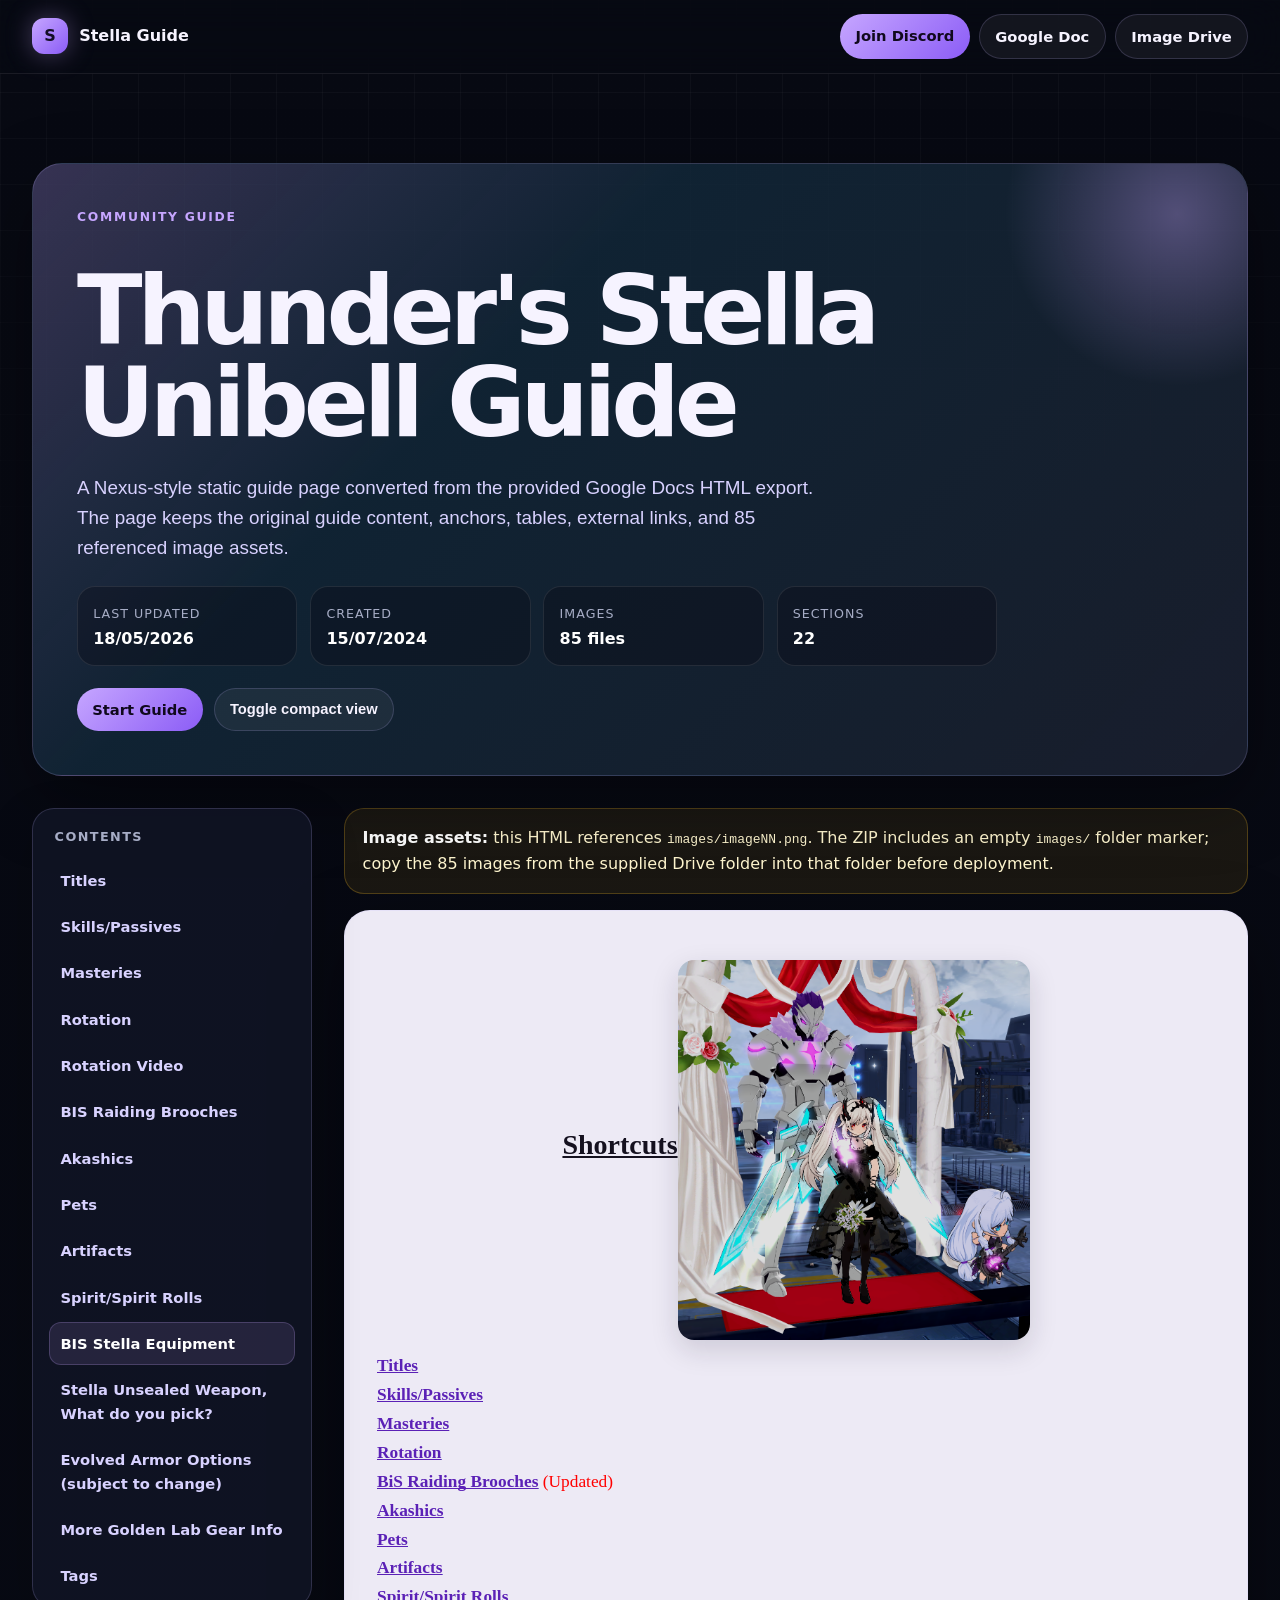
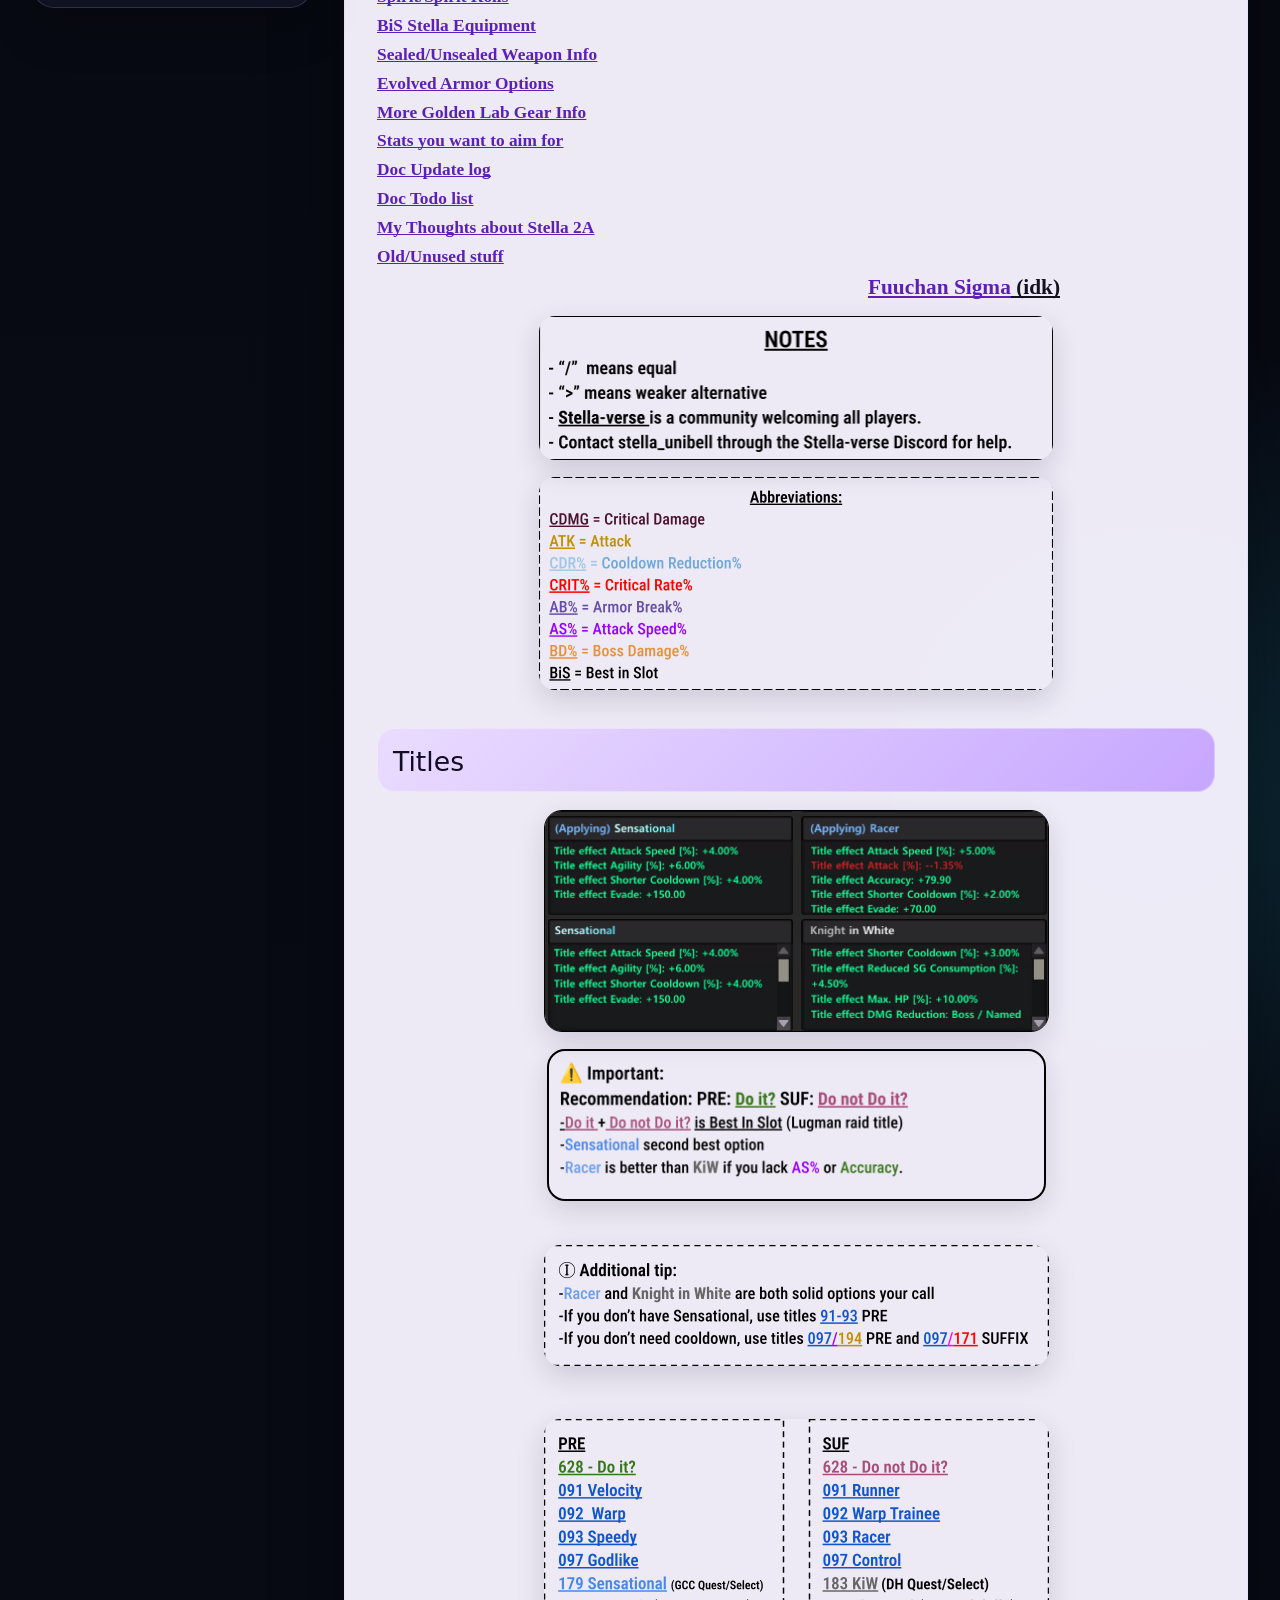
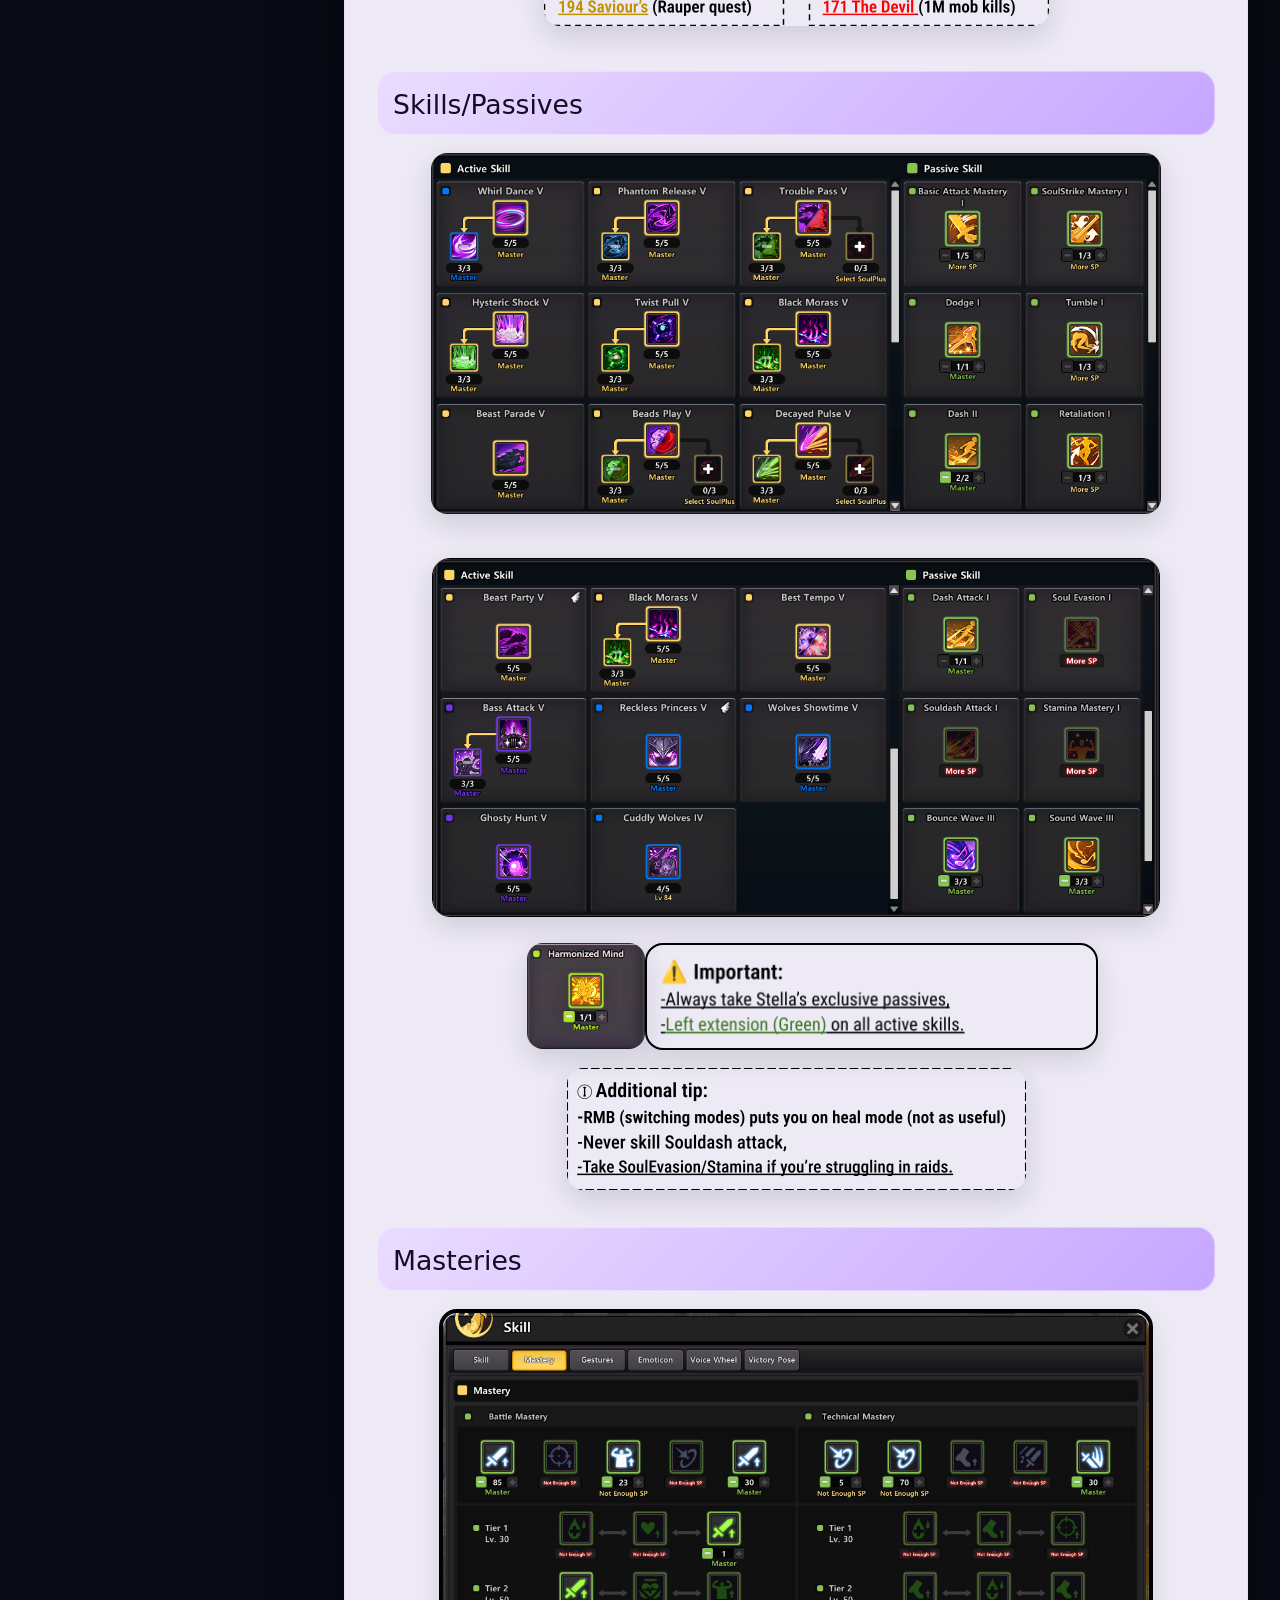
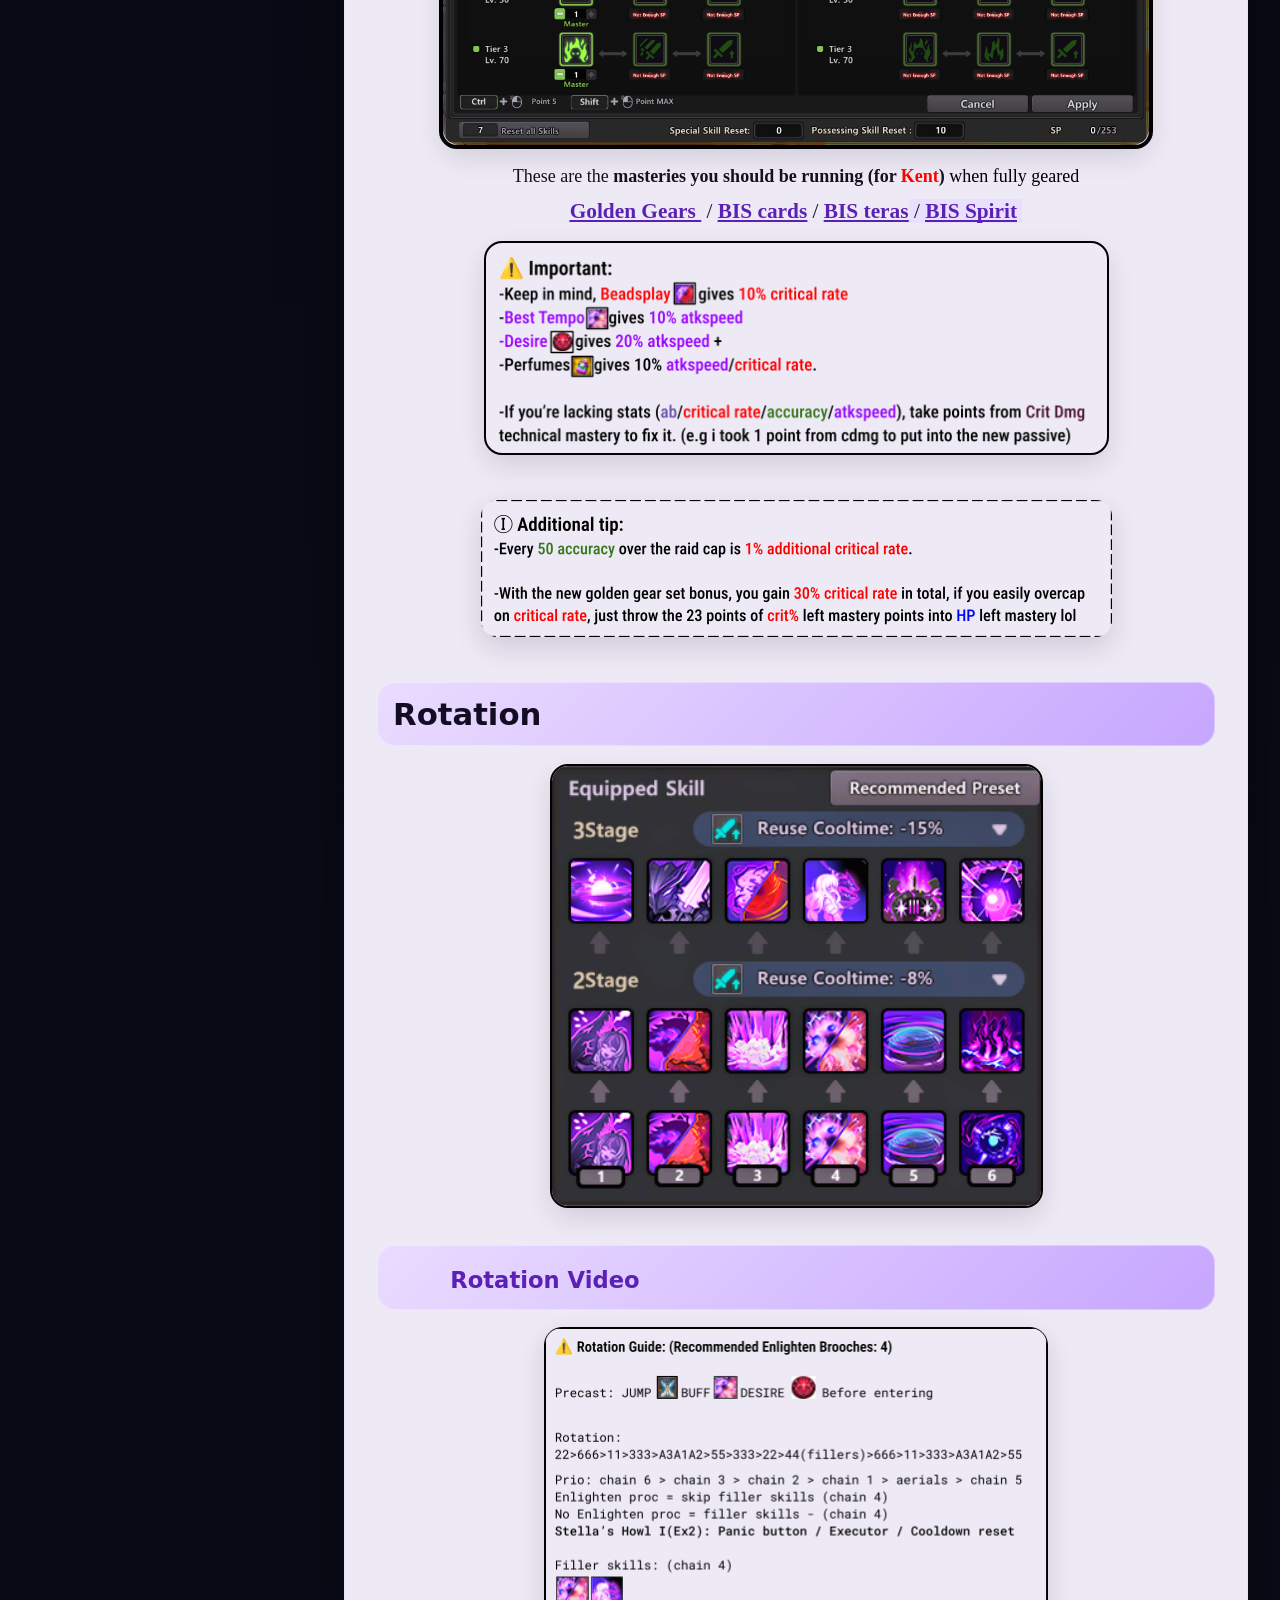
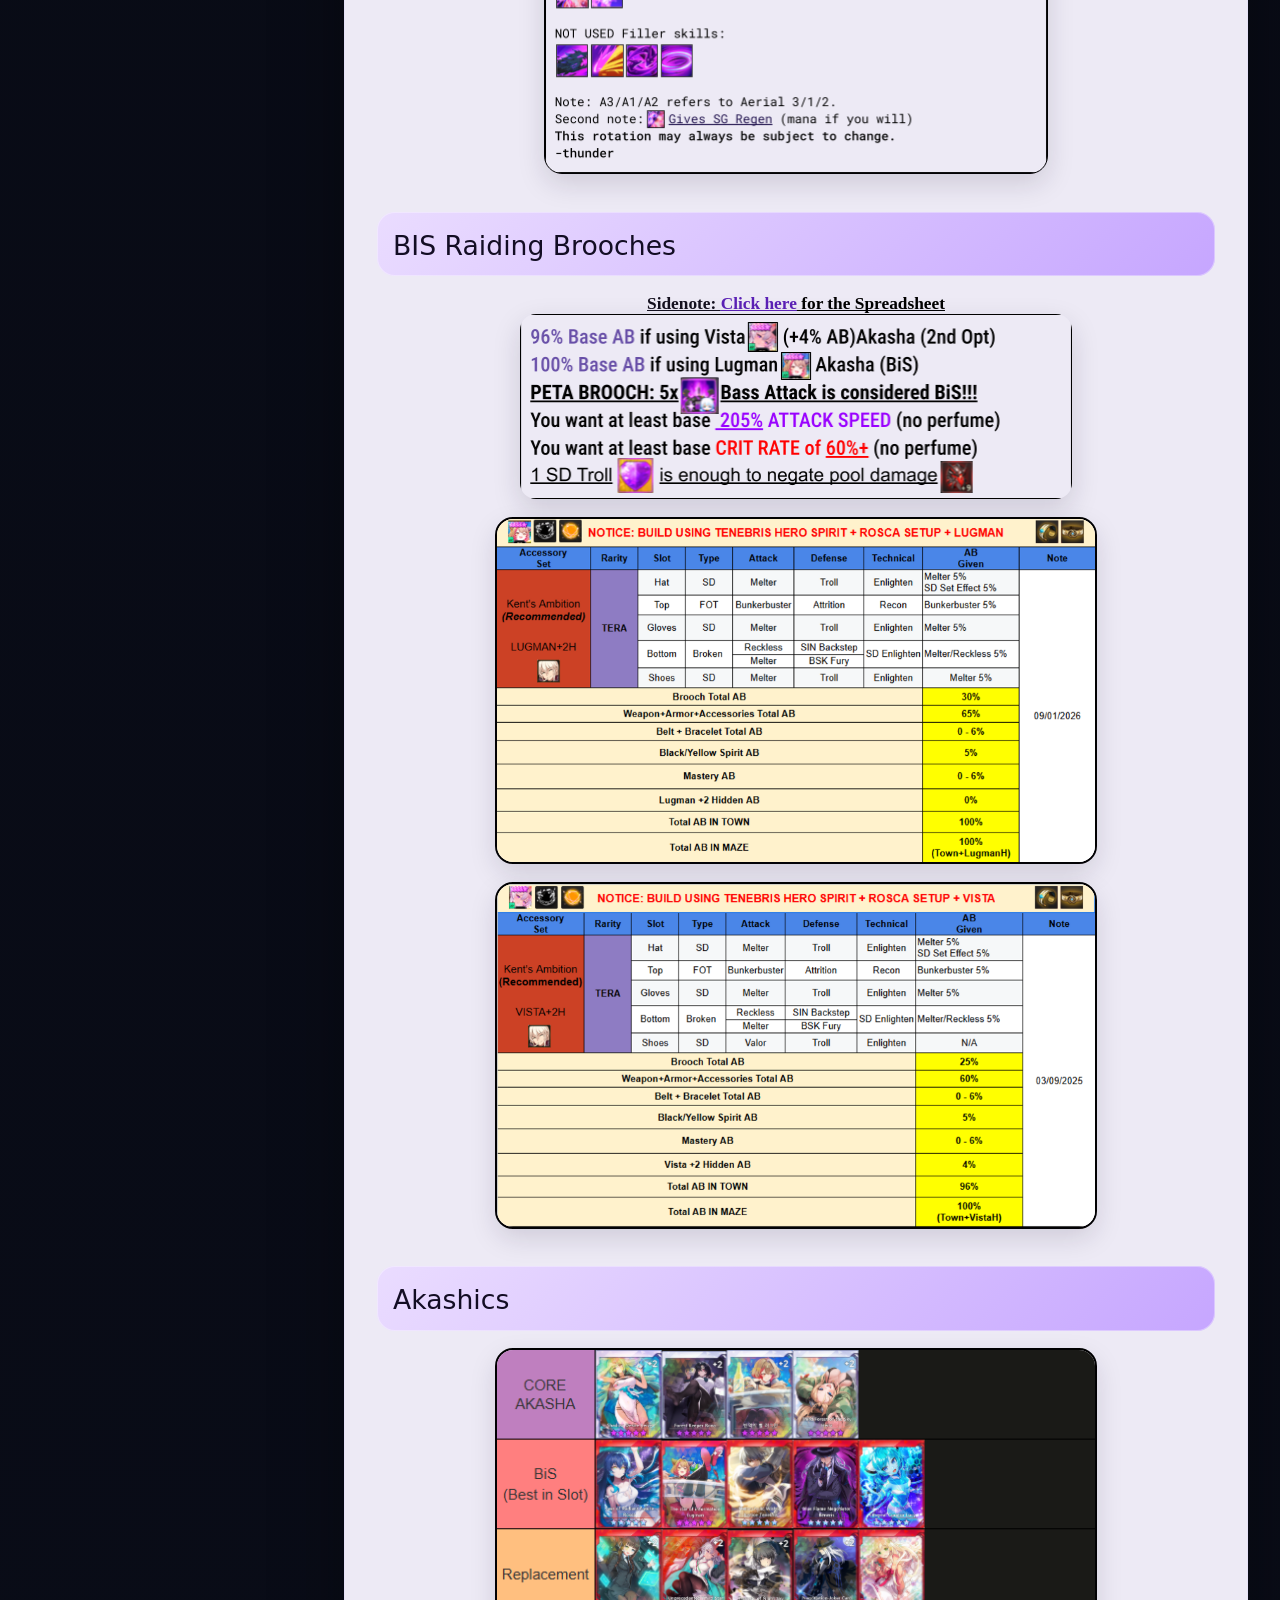
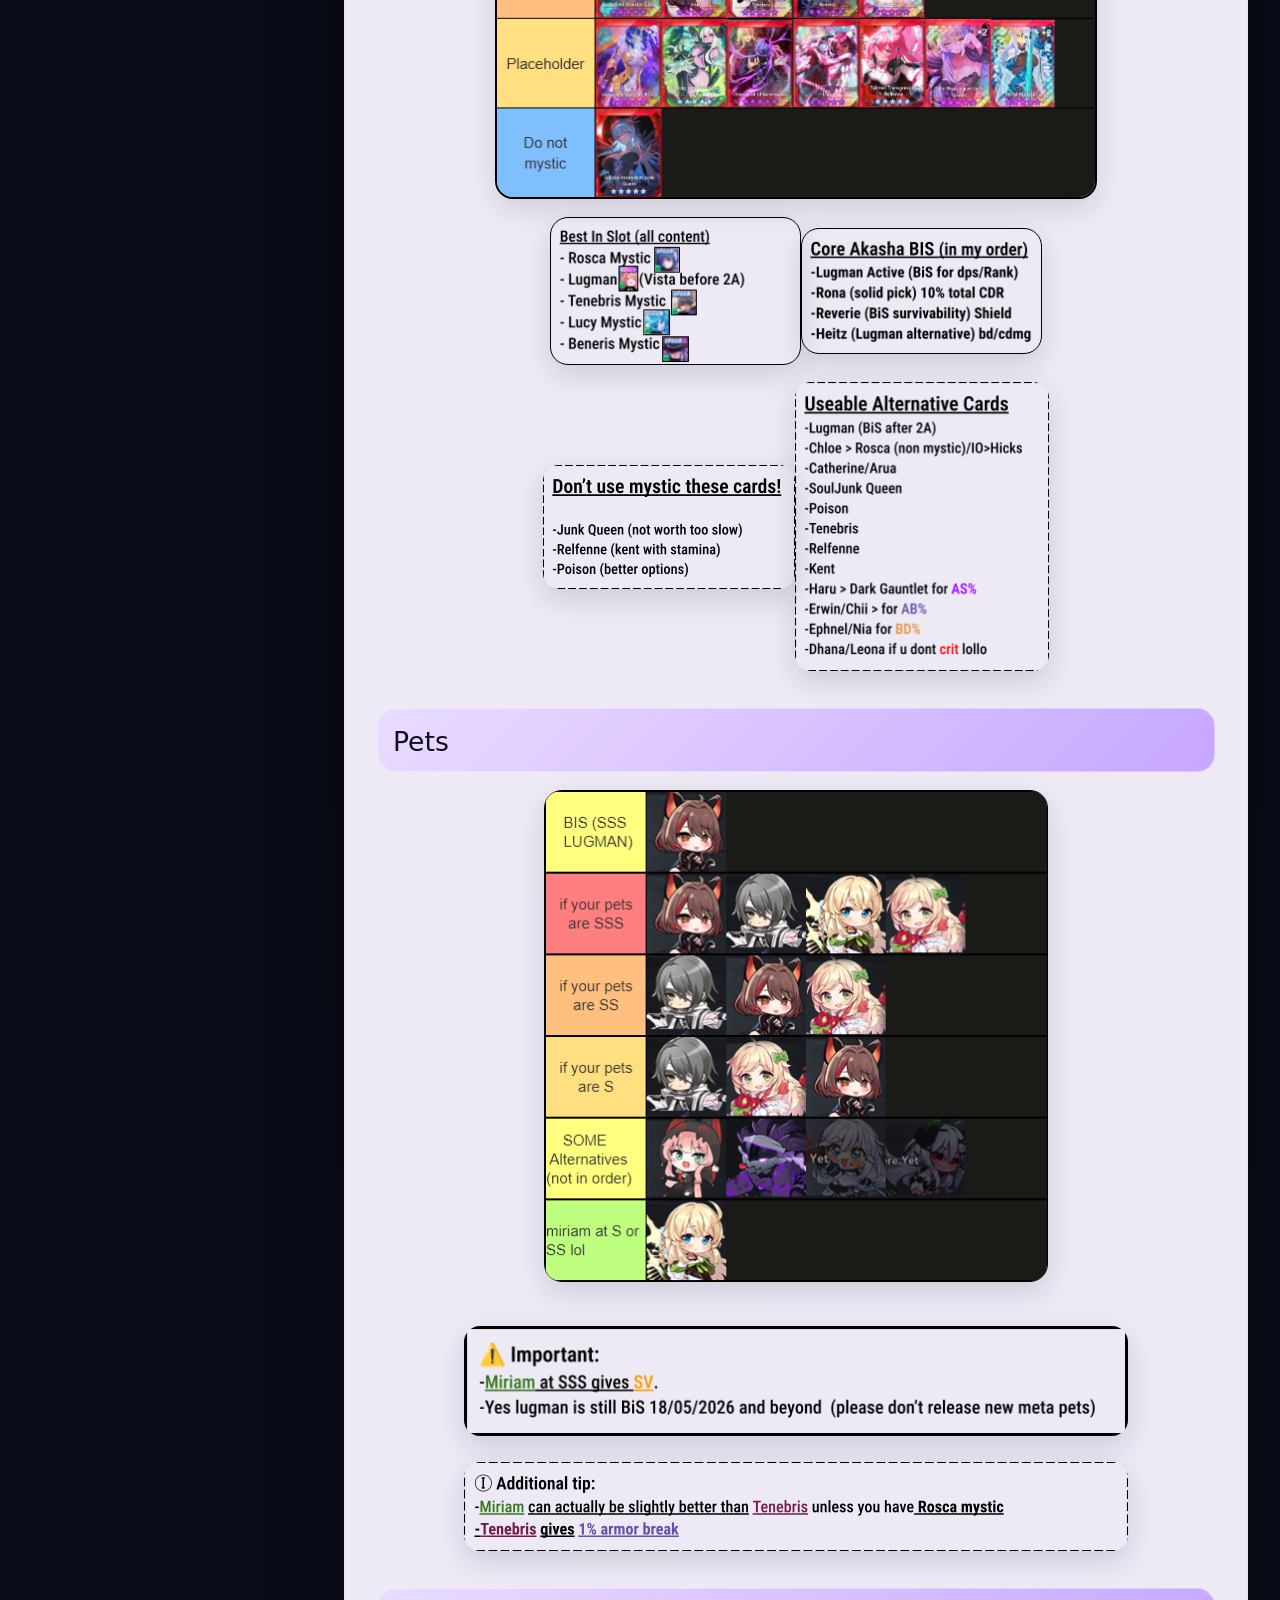
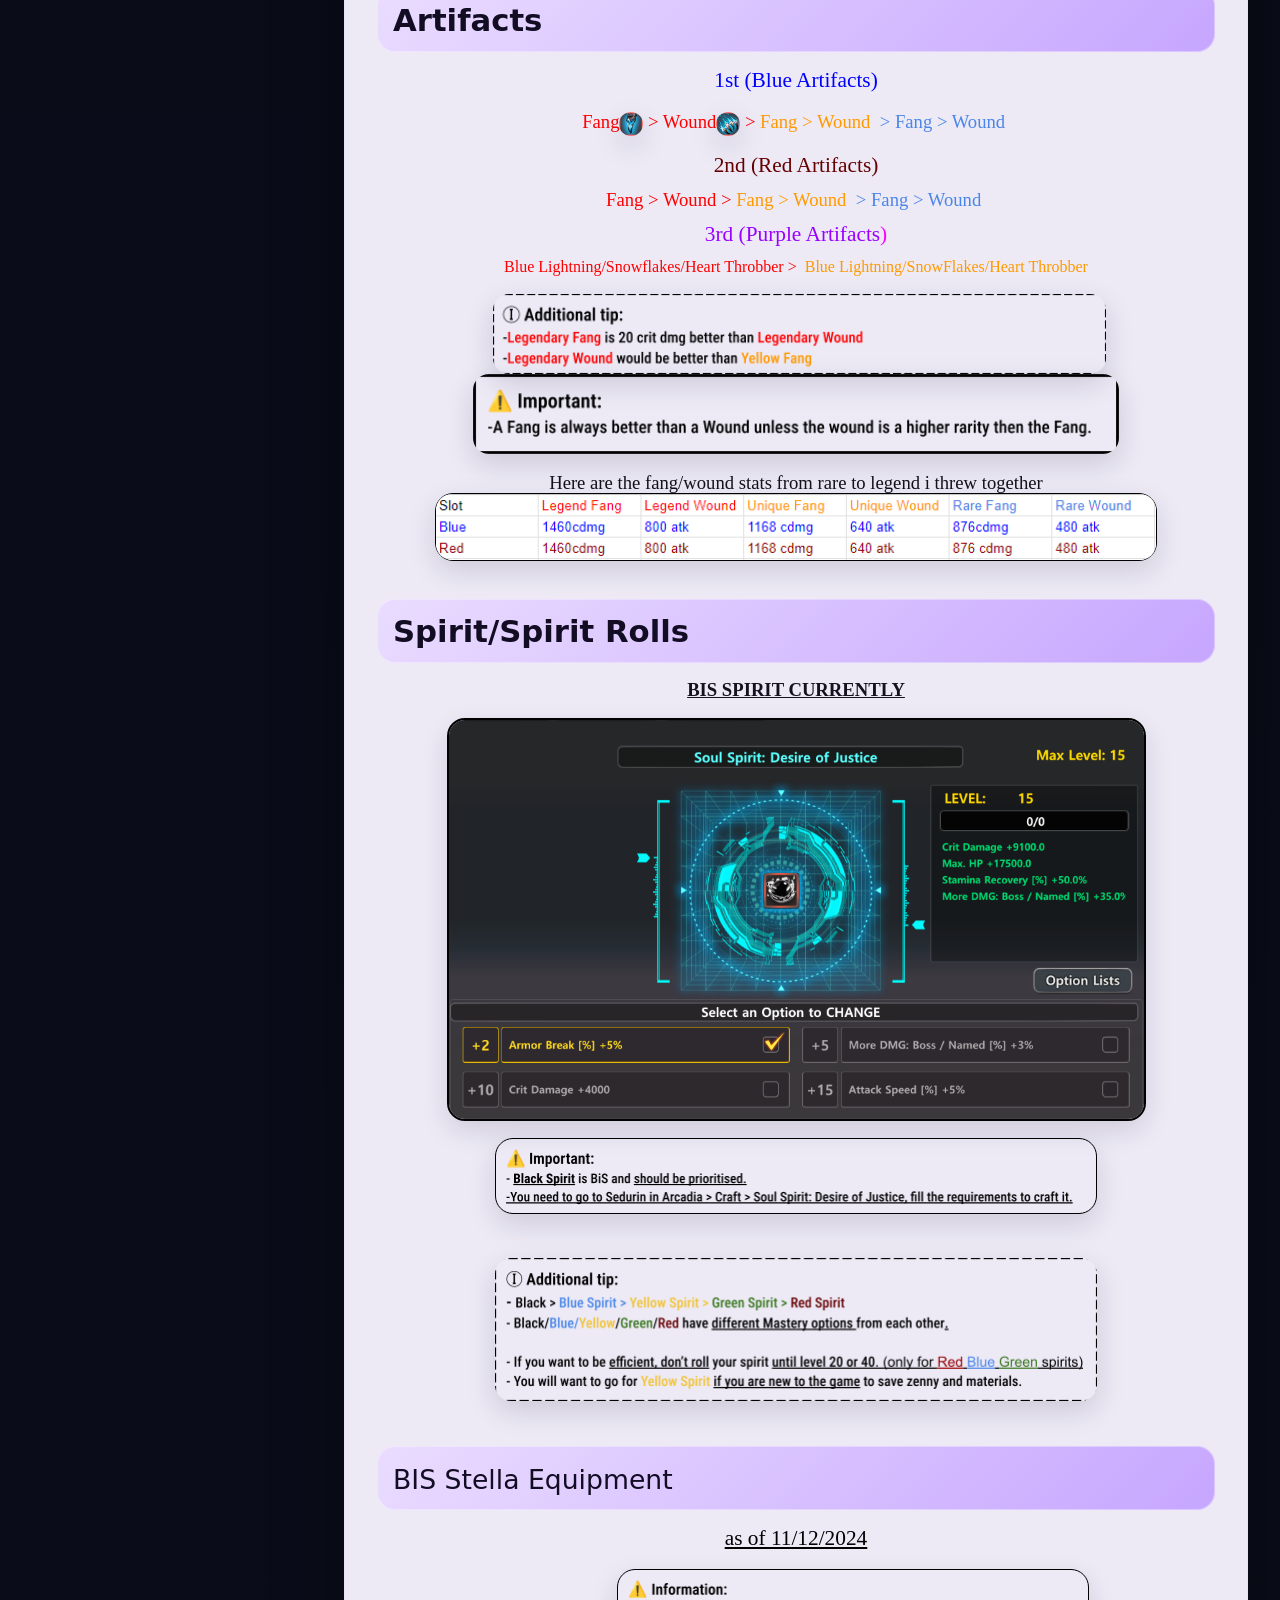
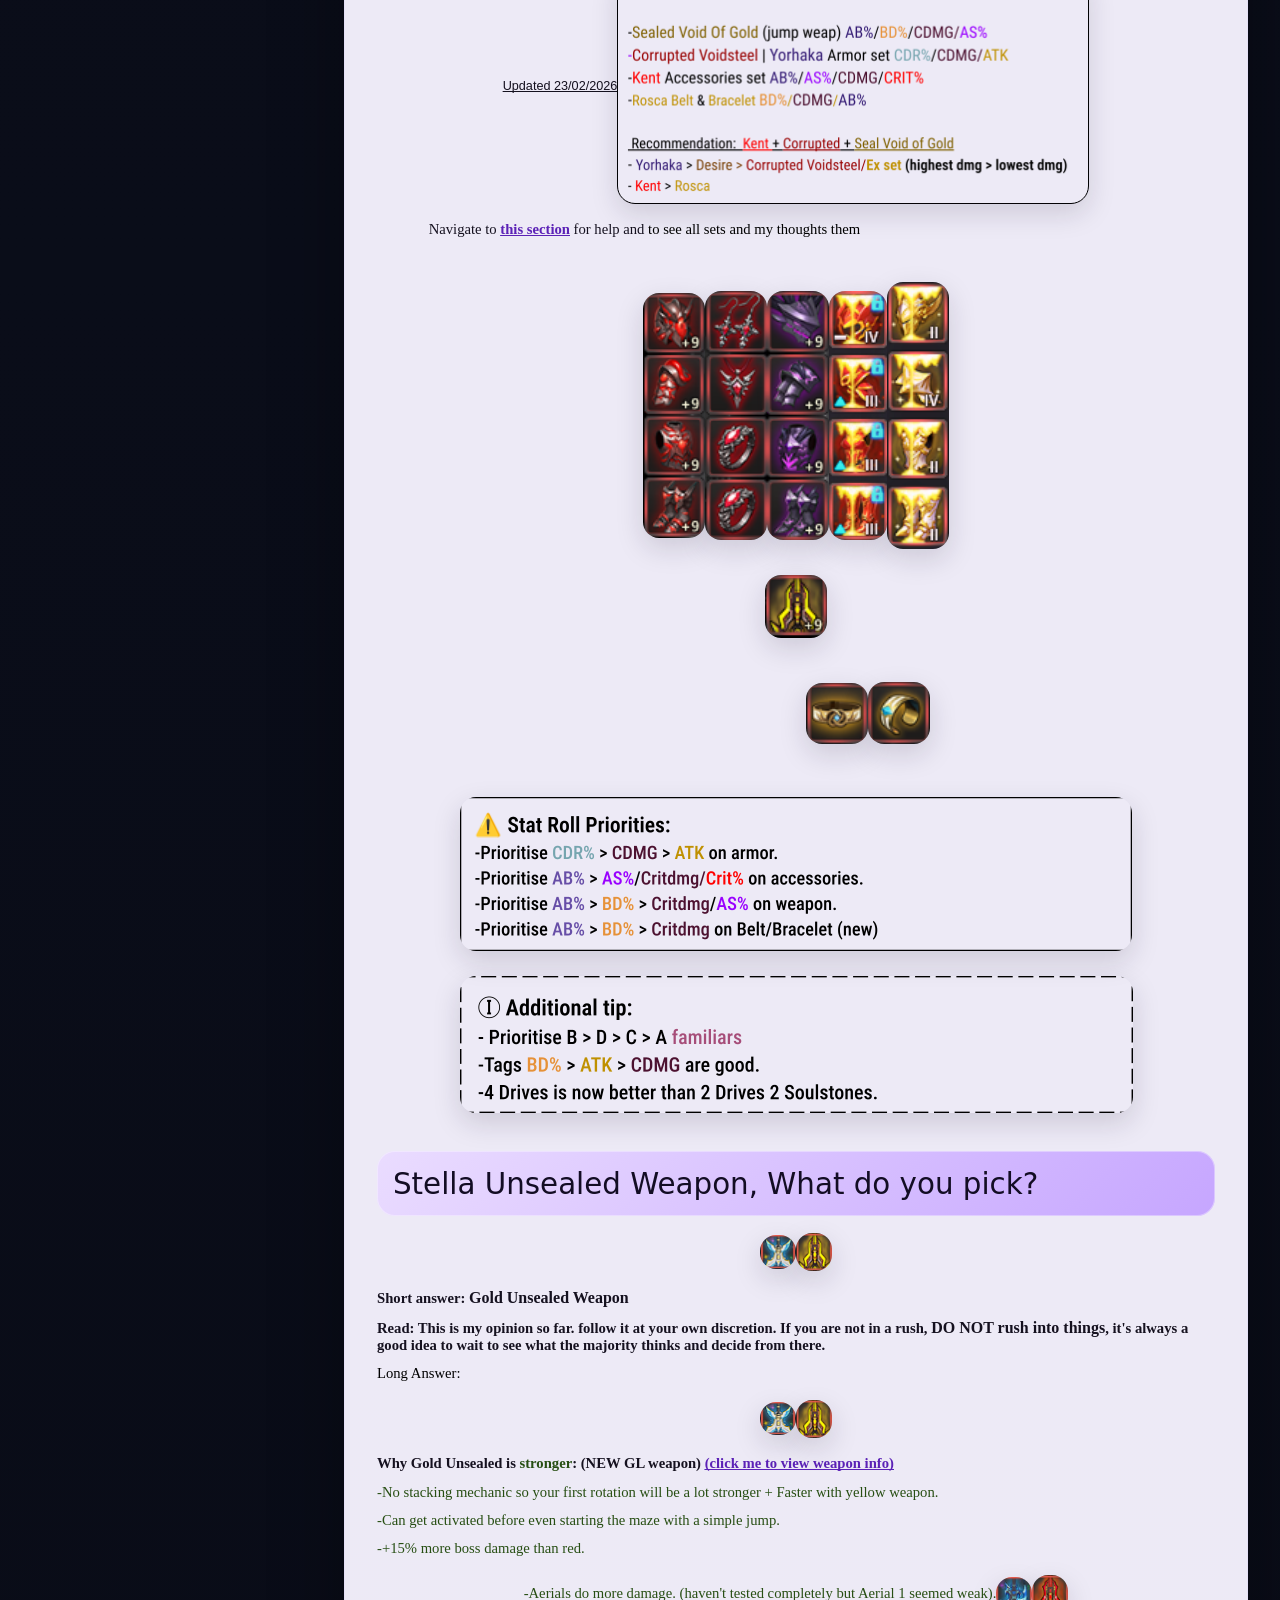
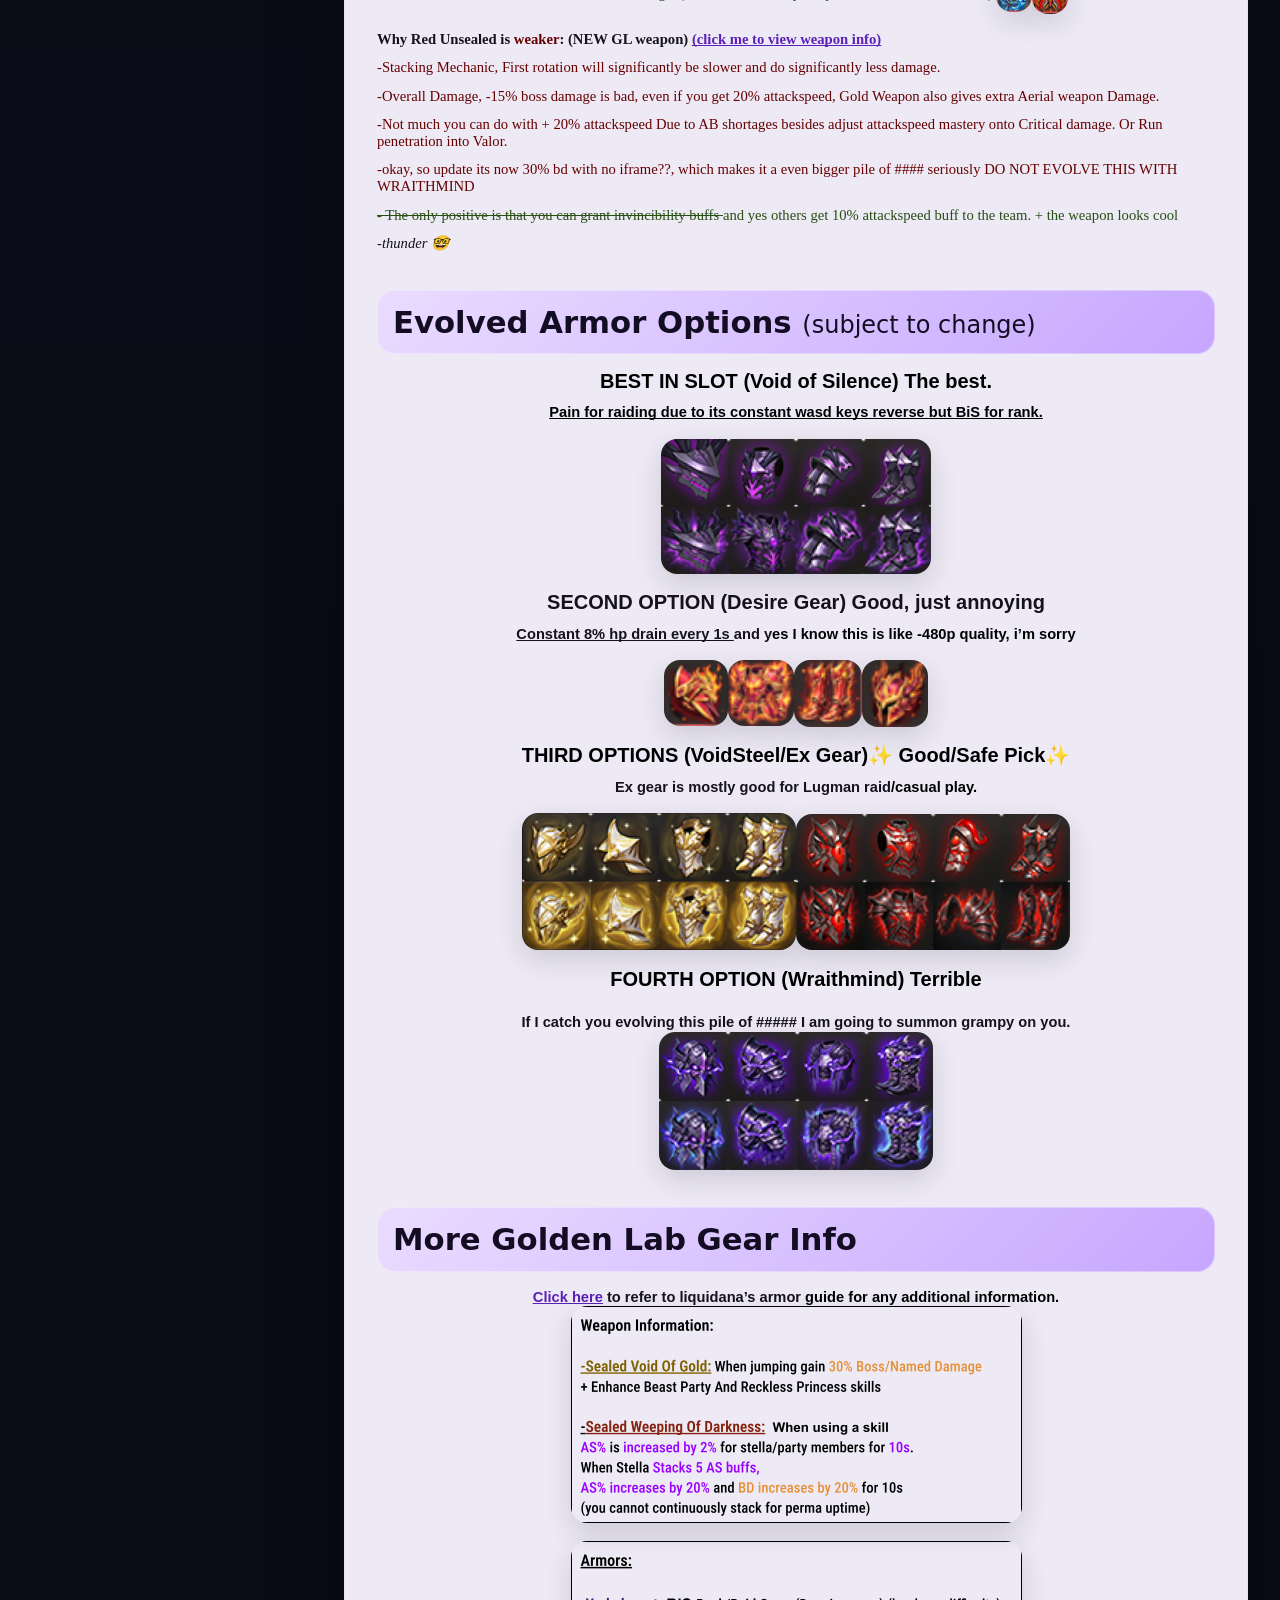
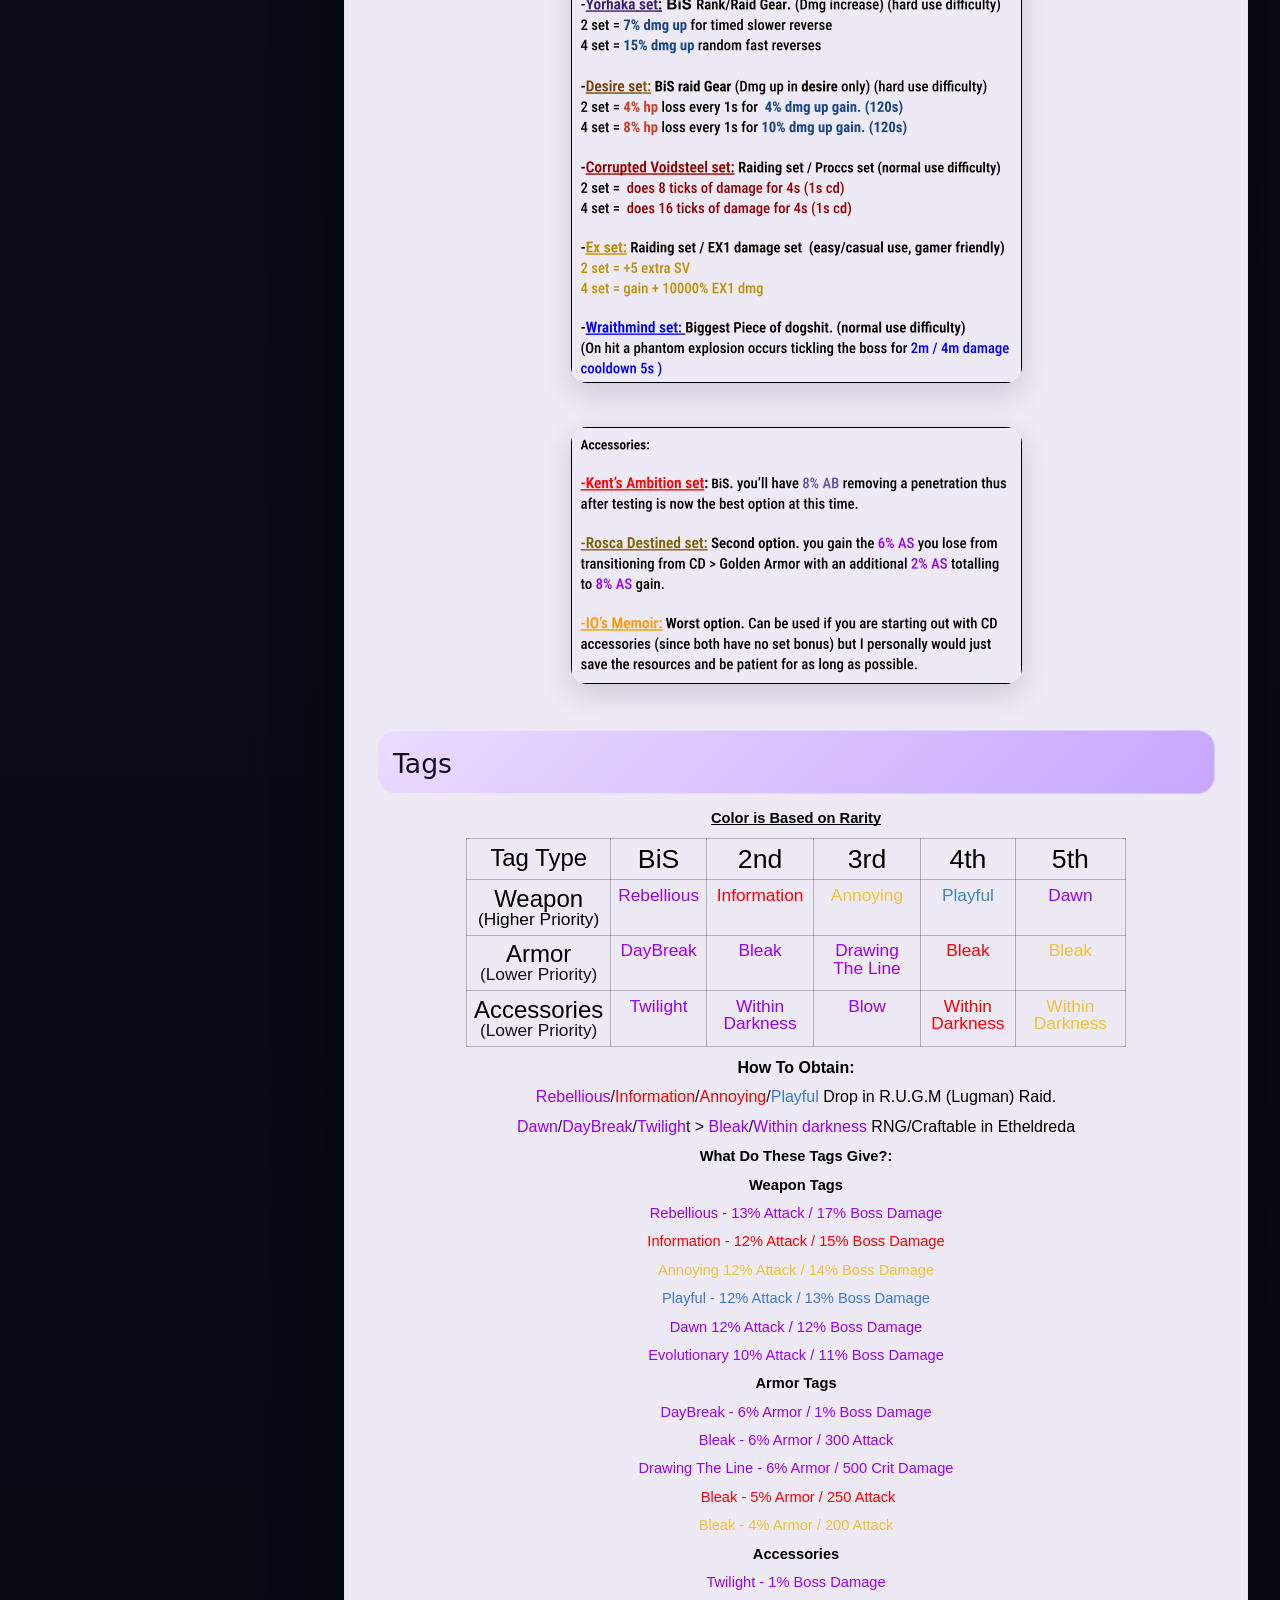
<file: index.html>
<!doctype html>
<html lang="en">
<head>
  <meta charset="utf-8">
  <meta name="viewport" content="width=device-width, initial-scale=1">
  <title>Thunder&#x27;s Stella Unibell Guide</title>
  <meta name="description" content="Community guide page for Stella Unibell, converted from Google Docs into a Nexus-style static site.">
  <style id="source-doc-style">
@import url(https://themes.googleusercontent.com/fonts/css?kit=Zd2E9abXLFGSr9G3YK2MsNqJSGa0PzJOnznZdzA7661Ds1Pzjo8tzPAaYVdPOGwhlK8wULJGR5bphRzJtqe8JZpJpu7UJL-QUmm129nvRTCX_96ZzPooU3X6zzfAWJcIsvV-ukC4qaPjhkYc7kc9mg);.lst-kix_xu4sx7szrinm-7>li:before{content:"-  "}.lst-kix_xu4sx7szrinm-6>li:before{content:"-  "}ul.lst-kix_89r7dvtc2iw6-8{list-style-type:none}.lst-kix_xu4sx7szrinm-3>li:before{content:"-  "}.lst-kix_xu4sx7szrinm-5>li:before{content:"-  "}ul.lst-kix_89r7dvtc2iw6-4{list-style-type:none}ul.lst-kix_89r7dvtc2iw6-5{list-style-type:none}ul.lst-kix_89r7dvtc2iw6-6{list-style-type:none}ul.lst-kix_89r7dvtc2iw6-7{list-style-type:none}.lst-kix_xu4sx7szrinm-4>li:before{content:"-  "}ul.lst-kix_xu4sx7szrinm-7{list-style-type:none}ul.lst-kix_xu4sx7szrinm-8{list-style-type:none}ul.lst-kix_xu4sx7szrinm-5{list-style-type:none}.lst-kix_89r7dvtc2iw6-1>li:before{content:"-  "}ul.lst-kix_xu4sx7szrinm-6{list-style-type:none}ul.lst-kix_xu4sx7szrinm-3{list-style-type:none}ul.lst-kix_xu4sx7szrinm-4{list-style-type:none}ul.lst-kix_xu4sx7szrinm-1{list-style-type:none}.lst-kix_89r7dvtc2iw6-0>li:before{content:"-  "}ul.lst-kix_xu4sx7szrinm-2{list-style-type:none}ul.lst-kix_xu4sx7szrinm-0{list-style-type:none}.lst-kix_xu4sx7szrinm-8>li:before{content:"-  "}.lst-kix_89r7dvtc2iw6-8>li:before{content:"-  "}.lst-kix_89r7dvtc2iw6-2>li:before{content:"-  "}ul.lst-kix_89r7dvtc2iw6-0{list-style-type:none}ul.lst-kix_89r7dvtc2iw6-1{list-style-type:none}ul.lst-kix_89r7dvtc2iw6-2{list-style-type:none}.lst-kix_89r7dvtc2iw6-3>li:before{content:"-  "}ul.lst-kix_89r7dvtc2iw6-3{list-style-type:none}.lst-kix_xu4sx7szrinm-1>li:before{content:"-  "}.lst-kix_89r7dvtc2iw6-4>li:before{content:"-  "}.lst-kix_xu4sx7szrinm-2>li:before{content:"-  "}.lst-kix_89r7dvtc2iw6-5>li:before{content:"-  "}.lst-kix_89r7dvtc2iw6-7>li:before{content:"-  "}.lst-kix_89r7dvtc2iw6-6>li:before{content:"-  "}.lst-kix_xu4sx7szrinm-0>li:before{content:"-  "}ol{margin:0;padding:0}table td,table th{padding:0}.c21{border-right-style:solid;padding:5pt 5pt 5pt 5pt;border-bottom-color:#000000;border-top-width:1pt;border-right-width:1pt;border-left-color:#000000;vertical-align:top;border-right-color:#000000;border-left-width:1pt;border-top-style:solid;border-left-style:solid;border-bottom-width:1pt;width:82.5pt;border-top-color:#000000;border-bottom-style:solid}.c47{border-right-style:solid;padding:5pt 5pt 5pt 5pt;border-bottom-color:#000000;border-top-width:1pt;border-right-width:1pt;border-left-color:#000000;vertical-align:top;border-right-color:#000000;border-left-width:1pt;border-top-style:solid;border-left-style:solid;border-bottom-width:1pt;width:72pt;border-top-color:#000000;border-bottom-style:solid}.c59{border-right-style:solid;padding:5pt 5pt 5pt 5pt;border-bottom-color:#000000;border-top-width:1pt;border-right-width:1pt;border-left-color:#000000;vertical-align:top;border-right-color:#000000;border-left-width:1pt;border-top-style:solid;border-left-style:solid;border-bottom-width:1pt;width:80.2pt;border-top-color:#000000;border-bottom-style:solid}.c62{border-right-style:solid;padding:5pt 5pt 5pt 5pt;border-bottom-color:#000000;border-top-width:1pt;border-right-width:1pt;border-left-color:#000000;vertical-align:top;border-right-color:#000000;border-left-width:1pt;border-top-style:solid;border-left-style:solid;border-bottom-width:1pt;width:108pt;border-top-color:#000000;border-bottom-style:solid}.c84{border-right-style:solid;padding:5pt 5pt 5pt 5pt;border-bottom-color:#000000;border-top-width:1pt;border-right-width:1pt;border-left-color:#000000;vertical-align:top;border-right-color:#000000;border-left-width:1pt;border-top-style:solid;border-left-style:solid;border-bottom-width:1pt;width:71.2pt;border-top-color:#000000;border-bottom-style:solid}.c1{background-color:#c6a6ff;-webkit-text-decoration-skip:none;color:#000000;font-weight:400;text-decoration:underline;vertical-align:baseline;text-decoration-skip-ink:none;font-size:20pt;font-family:"Arial";font-style:normal}.c27{-webkit-text-decoration-skip:none;color:#000000;font-weight:400;text-decoration:underline;vertical-align:baseline;text-decoration-skip-ink:none;font-size:20pt;font-family:"Arial";font-style:normal}.c7{-webkit-text-decoration-skip:none;color:#000000;font-weight:500;text-decoration:underline;vertical-align:baseline;text-decoration-skip-ink:none;font-size:13pt;font-family:"Roboto Condensed";font-style:normal}.c57{-webkit-text-decoration-skip:none;color:#000000;font-weight:400;text-decoration:underline;vertical-align:baseline;text-decoration-skip-ink:none;font-size:30pt;font-family:"Arial";font-style:normal}.c32{-webkit-text-decoration-skip:none;color:#000000;font-weight:400;text-decoration:underline;vertical-align:baseline;text-decoration-skip-ink:none;font-size:15pt;font-family:"Arial";font-style:normal}.c10{-webkit-text-decoration-skip:none;color:#000000;font-weight:500;text-decoration:underline line-through;vertical-align:baseline;text-decoration-skip-ink:none;font-size:13pt;font-family:"Roboto Condensed";font-style:normal}.c51{-webkit-text-decoration-skip:none;color:#000000;font-weight:500;text-decoration:underline;vertical-align:baseline;text-decoration-skip-ink:none;font-size:45pt;font-family:"Roboto Condensed";font-style:normal}.c3{-webkit-text-decoration-skip:none;color:#000000;font-weight:500;text-decoration:underline;vertical-align:baseline;text-decoration-skip-ink:none;font-size:14pt;font-family:"Roboto Condensed";font-style:normal}.c67{-webkit-text-decoration-skip:none;color:#000000;text-decoration:underline;vertical-align:baseline;text-decoration-skip-ink:none;font-size:18pt;font-family:"Roboto Condensed";font-style:normal}.c11{padding-top:20pt;padding-bottom:6pt;line-height:1.15;page-break-after:avoid;orphans:2;widows:2;text-align:center;height:20pt}.c9{padding-top:20pt;padding-bottom:6pt;line-height:1.15;page-break-after:avoid;orphans:2;widows:2;text-align:left;height:20pt}.c5{padding-top:0pt;padding-bottom:0pt;line-height:1.15;orphans:2;widows:2;text-align:center;height:11pt}.c8{color:#000000;font-weight:400;text-decoration:none;vertical-align:baseline;font-size:20pt;font-family:"Arial";font-style:normal}.c20{color:#ff0000;font-weight:500;text-decoration:none;vertical-align:baseline;font-size:13pt;font-family:"Roboto Condensed";font-style:normal}.c55{padding-top:20pt;padding-bottom:6pt;line-height:1.15;page-break-after:avoid;orphans:2;widows:2;text-align:left}.c2{color:#000000;font-weight:400;text-decoration:none;vertical-align:baseline;font-size:11pt;font-family:"Arial";font-style:normal}.c33{-webkit-text-decoration-skip:none;color:#1155cc;font-weight:500;text-decoration:underline;text-decoration-skip-ink:none;font-size:16pt;font-family:"Roboto Condensed"}.c15{color:#000000;font-weight:500;text-decoration:none;vertical-align:baseline;font-size:13pt;font-family:"Roboto Condensed";font-style:normal}.c17{color:#000000;font-weight:400;text-decoration:none;vertical-align:baseline;font-size:12pt;font-family:"Arial";font-style:normal}.c0{padding-top:0pt;padding-bottom:0pt;line-height:1.15;orphans:2;widows:2;text-align:left;height:11pt}.c71{padding-top:20pt;padding-bottom:6pt;line-height:1.15;page-break-after:avoid;orphans:2;widows:2;text-align:center}.c14{-webkit-text-decoration-skip:none;color:#1155cc;font-weight:500;text-decoration:underline;text-decoration-skip-ink:none;font-size:13pt;font-family:"Roboto Condensed"}.c25{color:#000000;font-weight:400;text-decoration:none;vertical-align:baseline;font-size:18pt;font-family:"Arial";font-style:normal}.c31{color:#000000;font-weight:400;text-decoration:none;vertical-align:baseline;font-size:15pt;font-family:"Arial";font-style:normal}.c12{color:#9900ff;font-weight:400;text-decoration:none;vertical-align:baseline;font-size:13pt;font-family:"Arial";font-style:normal}.c28{color:#000000;font-weight:400;text-decoration:none;vertical-align:baseline;font-size:14pt;font-family:"Roboto Condensed";font-style:normal}.c19{color:#000000;font-weight:400;text-decoration:none;vertical-align:baseline;font-size:10.5pt;font-family:"Arial";font-style:normal}.c41{color:#000000;font-weight:500;text-decoration:none;vertical-align:baseline;font-size:10pt;font-family:"Roboto Condensed";font-style:normal}.c36{color:#000000;font-weight:400;text-decoration:none;vertical-align:baseline;font-size:10pt;font-family:"Arial";font-style:normal}.c18{padding-top:0pt;padding-bottom:0pt;line-height:1.15;orphans:2;widows:2;text-align:center}.c4{padding-top:0pt;padding-bottom:0pt;line-height:1.15;orphans:2;widows:2;text-align:left}.c69{-webkit-text-decoration-skip:none;color:#000000;text-decoration:underline line-through;vertical-align:baseline;text-decoration-skip-ink:none;font-style:normal}.c22{font-weight:400;text-decoration:none;vertical-align:baseline;font-size:11pt;font-family:"Arial";font-style:normal}.c86{color:#000000;font-weight:500;vertical-align:baseline;font-size:16pt;font-family:"Roboto Condensed";font-style:normal}.c93{-webkit-text-decoration-skip:none;color:#000000;text-decoration:line-through;vertical-align:baseline;text-decoration-skip-ink:none;font-style:normal}.c35{color:#274e13;font-weight:400;text-decoration:none;vertical-align:baseline;font-size:11pt;font-style:normal}.c6{padding-top:0pt;padding-bottom:0pt;line-height:1.0;orphans:2;widows:2;text-align:left}.c77{text-decoration-skip-ink:none;font-size:19pt;-webkit-text-decoration-skip:none;color:#1155cc;text-decoration:underline}.c61{text-decoration-skip-ink:none;font-family:"Roboto Condensed";-webkit-text-decoration-skip:none;font-weight:600;text-decoration:underline}.c34{text-decoration-skip-ink:none;font-size:14pt;font-family:"Roboto Condensed";-webkit-text-decoration-skip:none;text-decoration:underline}.c104{margin-left:auto;border-spacing:0;border-collapse:collapse;margin-right:auto}.c63{padding-top:0pt;padding-bottom:0pt;line-height:1.0;text-align:center}.c50{color:#000000;font-weight:500;font-size:13.5pt;font-family:"Roboto Condensed"}.c54{text-decoration-skip-ink:none;font-size:9.5pt;-webkit-text-decoration-skip:none;text-decoration:underline}.c52{color:#ff00ff;font-weight:500;font-size:16pt;font-family:"Roboto Condensed"}.c79{background-color:#c6a6ff;text-decoration-skip-ink:none;-webkit-text-decoration-skip:none;text-decoration:underline}.c78{text-decoration-skip-ink:none;-webkit-text-decoration-skip:none;color:#1155cc;text-decoration:underline}.c83{color:#000000;font-weight:600;font-size:10pt;font-family:"Roboto Condensed"}.c46{color:#000000;font-weight:600;font-size:16pt;font-family:"Roboto Condensed"}.c42{font-size:16pt;font-family:"Roboto Condensed";color:#0000ff;font-weight:500}.c49{text-decoration-skip-ink:none;font-size:15pt;-webkit-text-decoration-skip:none;text-decoration:underline}.c80{text-decoration-skip-ink:none;-webkit-text-decoration-skip:none;text-decoration:underline}.c115{text-decoration-skip-ink:none;-webkit-text-decoration-skip:none;text-decoration:line-through}.c43{font-size:13pt;font-weight:500;font-family:"Roboto Condensed"}.c70{text-decoration-skip-ink:none;-webkit-text-decoration-skip:none;text-decoration:underline line-through}.c56{color:#000000;font-size:12pt;font-family:"Arial"}.c24{color:#274e13;font-weight:700;font-family:"Malgun Gothic"}.c97{text-decoration:none;vertical-align:baseline;font-style:italic}.c92{font-weight:500;font-size:17pt;font-family:"Roboto Mono"}.c23{font-size:14pt;font-weight:500;font-family:"Roboto Condensed"}.c105{vertical-align:baseline;font-size:19pt;font-style:italic}.c44{text-decoration:none;vertical-align:baseline;font-style:normal}.c89{font-weight:500;font-size:16pt;font-family:"Roboto Condensed"}.c60{background-color:#e9e0ff;max-width:451.4pt;padding:72pt 72pt 72pt 72pt}.c106{margin-left:216pt;orphans:2;widows:2}.c88{color:#000000;font-size:16pt}.c30{color:#674ea7;font-size:14pt}.c37{color:#ff0000;font-size:18pt}.c76{color:#000000;font-size:19pt}.c95{vertical-align:baseline;font-style:normal}.c117{vertical-align:sub;font-style:normal}.c48{color:#000000;font-size:11pt}.c16{color:inherit;text-decoration:inherit}.c87{color:#000000;font-size:17pt}.c82{font-size:13.5pt;font-family:"Roboto Condensed"}.c58{color:#4a86e8}.c110{font-size:16pt}.c39{color:#ff0000}.c38{color:#ff9900}.c81{margin-left:108pt}.c73{color:#3c78d8}.c96{color:#000000}.c103{font-weight:500}.c113{font-size:35pt}.c109{font-size:22pt}.c45{font-size:14pt}.c101{font-size:18pt}.c94{font-size:10pt}.c98{font-size:15pt}.c112{font-style:italic}.c29{font-family:"Malgun Gothic"}.c102{margin-left:72pt}.c75{color:#274e13}.c65{font-weight:400}.c107{height:0pt}.c40{font-size:20pt}.c64{font-size:12pt}.c90{font-family:"Roboto Condensed"}.c91{color:#3d85c6}.c100{background-color:#e9e0ff}.c99{font-size:11pt}.c108{font-size:23pt}.c26{font-weight:700}.c53{font-size:13pt}.c68{color:#660000}.c72{font-size:21pt}.c13{color:#9900ff}.c114{text-decoration:none}.c111{color:#1155cc}.c85{color:#f1c232}.c66{font-family:"Arial"}.c74{text-indent:36pt}.c116{font-size:11.5pt}.title{padding-top:0pt;color:#000000;font-size:26pt;padding-bottom:3pt;font-family:"Arial";line-height:1.15;page-break-after:avoid;orphans:2;widows:2;text-align:left}.subtitle{padding-top:0pt;color:#666666;font-size:15pt;padding-bottom:16pt;font-family:"Arial";line-height:1.15;page-break-after:avoid;orphans:2;widows:2;text-align:left}li{color:#000000;font-size:11pt;font-family:"Arial"}p{margin:0;color:#000000;font-size:11pt;font-family:"Arial"}h1{padding-top:20pt;color:#000000;font-size:20pt;padding-bottom:6pt;font-family:"Arial";line-height:1.15;page-break-after:avoid;orphans:2;widows:2;text-align:left}h2{padding-top:18pt;color:#000000;font-size:16pt;padding-bottom:6pt;font-family:"Arial";line-height:1.15;page-break-after:avoid;orphans:2;widows:2;text-align:left}h3{padding-top:16pt;color:#434343;font-size:14pt;padding-bottom:4pt;font-family:"Arial";line-height:1.15;page-break-after:avoid;orphans:2;widows:2;text-align:left}h4{padding-top:14pt;color:#666666;font-size:12pt;padding-bottom:4pt;font-family:"Arial";line-height:1.15;page-break-after:avoid;orphans:2;widows:2;text-align:left}h5{padding-top:12pt;color:#666666;font-size:11pt;padding-bottom:4pt;font-family:"Arial";line-height:1.15;page-break-after:avoid;orphans:2;widows:2;text-align:left}h6{padding-top:12pt;color:#666666;font-size:11pt;padding-bottom:4pt;font-family:"Arial";line-height:1.15;page-break-after:avoid;font-style:italic;orphans:2;widows:2;text-align:left}

  </style>
  <style>
    :root {
      color-scheme: dark;
      --bg: #070912;
      --bg-2: #0c1020;
      --panel: rgba(18, 23, 41, .86);
      --panel-solid: #121729;
      --panel-soft: #191f34;
      --border: rgba(196, 181, 253, .18);
      --border-strong: rgba(196, 181, 253, .35);
      --text: #f6f3ff;
      --muted: #a7adc6;
      --soft: #d8d2ff;
      --accent: #c6a6ff;
      --accent-2: #8b5cf6;
      --accent-3: #22d3ee;
      --danger: #fb7185;
      --shadow: 0 24px 70px rgba(0, 0, 0, .35);
      --radius: 22px;
      --content: 980px;
    }
    * { box-sizing: border-box; }
    html { scroll-behavior: smooth; }
    body {
      margin: 0;
      min-height: 100vh;
      background:
        radial-gradient(circle at 10% -5%, rgba(139, 92, 246, .38), transparent 30rem),
        radial-gradient(circle at 90% 10%, rgba(34, 211, 238, .16), transparent 28rem),
        linear-gradient(180deg, #070912 0%, #0a0d19 48%, #05060d 100%);
      color: var(--text);
      font-family: Inter, ui-sans-serif, system-ui, -apple-system, BlinkMacSystemFont, "Segoe UI", sans-serif;
      line-height: 1.6;
    }
    body::before {
      content: "";
      position: fixed;
      inset: 0;
      pointer-events: none;
      background-image: linear-gradient(rgba(255,255,255,.035) 1px, transparent 1px), linear-gradient(90deg, rgba(255,255,255,.035) 1px, transparent 1px);
      background-size: 46px 46px;
      mask-image: linear-gradient(to bottom, black, transparent 70%);
    }
    a { color: #d8b4fe; }
    a:hover { color: white; }
    .topbar {
      position: sticky;
      top: 0;
      z-index: 20;
      backdrop-filter: blur(18px);
      border-bottom: 1px solid rgba(255,255,255,.08);
      background: rgba(7, 9, 18, .78);
    }
    .topbar-inner {
      display: flex;
      align-items: center;
      justify-content: space-between;
      gap: 1rem;
      max-width: 1420px;
      margin: 0 auto;
      padding: .85rem clamp(1rem, 4vw, 2rem);
    }
    .brand { display:flex; align-items:center; gap:.7rem; min-width: 0; color: var(--text); text-decoration: none; }
    .brand-mark {
      width: 36px; height: 36px; border-radius: 12px;
      display:grid; place-items:center;
      background: linear-gradient(135deg, var(--accent), var(--accent-2));
      box-shadow: 0 0 26px rgba(198, 166, 255, .34);
      color:#130d24; font-weight:900;
    }
    .brand span:last-child { font-weight: 800; white-space: nowrap; overflow: hidden; text-overflow: ellipsis; }
    .top-actions { display:flex; gap:.6rem; flex-wrap:wrap; justify-content:flex-end; }
    .btn {
      appearance: none;
      border: 1px solid var(--border);
      background: rgba(255,255,255,.055);
      color: var(--text);
      text-decoration: none;
      border-radius: 999px;
      padding: .62rem .95rem;
      font-size: .92rem;
      font-weight: 700;
      cursor: pointer;
      transition: transform .18s ease, border-color .18s ease, background .18s ease;
    }
    .btn:hover { transform: translateY(-1px); border-color: var(--border-strong); background: rgba(255,255,255,.09); color: white; }
    .btn-primary { background: linear-gradient(135deg, var(--accent), var(--accent-2)); color: #10091d; border: 0; }
    .btn-primary:hover { color: #10091d; }
    .hero {
      max-width: 1420px;
      margin: 0 auto;
      padding: clamp(2.8rem, 7vw, 6rem) clamp(1rem, 4vw, 2rem) 2rem;
    }
    .hero-card {
      position: relative;
      overflow: hidden;
      border: 1px solid var(--border);
      border-radius: 30px;
      padding: clamp(1.25rem, 4vw, 2.75rem);
      background:
        linear-gradient(135deg, rgba(198,166,255,.22), rgba(34,211,238,.08) 36%, rgba(255,255,255,.045)),
        rgba(18, 23, 41, .74);
      box-shadow: var(--shadow);
    }
    .hero-card::after {
      content: "";
      position: absolute;
      width: 380px; height: 380px;
      right: -120px; top: -140px;
      border-radius: 50%;
      background: radial-gradient(circle, rgba(198,166,255,.35), transparent 64%);
      pointer-events:none;
    }
    .eyebrow {
      color: var(--accent);
      text-transform: uppercase;
      letter-spacing: .14em;
      font-size: .77rem;
      font-weight: 900;
      margin-bottom: .75rem;
    }
    .hero h1 {
      margin: 0;
      max-width: 880px;
      font-size: clamp(2.4rem, 7.5vw, 6rem);
      line-height: .95;
      letter-spacing: -.055em;
      color: var(--text);
      font-family: Inter, ui-sans-serif, system-ui, sans-serif;
    }
    .hero p {
      max-width: 760px;
      margin: 1rem 0 0;
      color: var(--soft);
      font-size: clamp(1rem, 2vw, 1.18rem);
    }
    .meta-grid {
      display:grid;
      grid-template-columns: repeat(4, minmax(0,1fr));
      gap:.8rem;
      margin-top: 1.4rem;
      max-width: 920px;
    }
    .meta-card {
      border: 1px solid rgba(255,255,255,.09);
      border-radius: 18px;
      padding: .85rem .95rem;
      background: rgba(7, 9, 18, .32);
    }
    .meta-card b { display:block; color:#fff; font-size:1rem; }
    .meta-card span { color: var(--muted); font-size:.79rem; text-transform: uppercase; letter-spacing:.08em; }
    .hero-links { display:flex; gap:.7rem; flex-wrap:wrap; margin-top: 1.35rem; }
    .layout {
      display: grid;
      grid-template-columns: 280px minmax(0, var(--content));
      gap: clamp(1rem, 3vw, 2rem);
      max-width: 1420px;
      margin: 0 auto;
      padding: 0 clamp(1rem, 4vw, 2rem) 5rem;
      align-items: start;
    }
    .sidebar {
      position: sticky;
      top: 78px;
      max-height: calc(100vh - 100px);
      overflow: auto;
      border: 1px solid var(--border);
      border-radius: var(--radius);
      background: rgba(18, 23, 41, .73);
      box-shadow: 0 18px 50px rgba(0,0,0,.2);
      padding: 1rem;
    }
    .side-title { font-size:.8rem; color:var(--muted); letter-spacing:.11em; text-transform:uppercase; font-weight:900; margin: .1rem .35rem .75rem; }
    .toc { display:grid; gap:.22rem; }
    .toc a {
      display:block;
      text-decoration:none;
      color: var(--soft);
      border-radius: 12px;
      padding: .54rem .65rem;
      font-size: .92rem;
      font-weight: 700;
      border: 1px solid transparent;
    }
    .toc a:hover, .toc a.active {
      color:#fff;
      background: rgba(198,166,255,.12);
      border-color: rgba(198,166,255,.22);
    }
    .tools { margin-top: 1rem; display:grid; gap:.65rem; }
    .search {
      width: 100%;
      border:1px solid var(--border);
      border-radius: 14px;
      padding:.75rem .85rem;
      color:var(--text);
      background: rgba(7,9,18,.55);
      outline: none;
    }
    .search:focus { border-color: var(--accent); }
    .notice {
      border: 1px solid rgba(34,211,238,.24);
      background: rgba(34,211,238,.08);
      color: #dffbff;
      border-radius: 18px;
      padding: .9rem 1rem;
      font-size: .92rem;
    }
    .content-wrap { min-width: 0; }
    .asset-banner {
      border:1px solid rgba(251, 191, 36, .25);
      background: rgba(251, 191, 36, .08);
      color: #fff6cf;
      border-radius: 20px;
      padding: 1rem 1.1rem;
      margin-bottom: 1rem;
    }
    .asset-banner strong { color:#fff; }
    .guide-card {
      border: 1px solid var(--border);
      background: rgba(247, 244, 255, .96);
      color: #15111f;
      border-radius: 26px;
      box-shadow: var(--shadow);
      padding: clamp(1rem, 3vw, 2rem);
      overflow: hidden;
    }
    .guide-doc { font-family: Arial, sans-serif; }
    .guide-doc > * + * { margin-top: .72rem; }
    .guide-doc p { color:#15111f; max-width: 100%; }
    .guide-doc h1 {
      position: relative;
      scroll-margin-top: 100px;
      margin: 2.35rem 0 1rem;
      padding: 1rem 1rem;
      border-radius: 18px;
      background: linear-gradient(135deg, #eadcff, #c6a6ff);
      color:#130d24 !important;
      text-align:left !important;
      font-family: Inter, ui-sans-serif, system-ui, sans-serif !important;
      font-size: clamp(1.4rem, 2.4vw, 2.3rem) !important;
      line-height:1.05 !important;
      text-decoration: none !important;
      box-shadow: inset 0 0 0 1px rgba(255,255,255,.35);
    }
    .guide-doc h1:first-child { margin-top: 0; }
    .guide-doc h1 span { color: inherit !important; text-decoration: none !important; background: transparent !important; font-family: inherit !important; }
    .guide-doc h2, .guide-doc h3 { color:#171028; }
    .guide-doc a { color:#5b21b6; font-weight: 800; }
    .guide-doc img {
      max-width: 100% !important;
      height: auto !important;
      border-radius: 16px;
      object-fit: contain;
      vertical-align: middle;
      cursor: zoom-in;
      box-shadow: 0 10px 28px rgba(28, 20, 45, .15);
    }
    .guide-doc span[style*="overflow: hidden"] {
      max-width: 100% !important;
      height: auto !important;
      overflow: visible !important;
      border-radius: 18px;
    }
    .guide-doc p:has(img), .guide-doc .image-block {
      margin: 1.1rem 0;
      text-align: center !important;
    }
    .guide-doc table { max-width: 100%; width: auto; border-collapse: collapse; overflow: hidden; }
    .guide-doc td, .guide-doc th { border-color: rgba(0,0,0,.25) !important; }
    .guide-doc hr { border:0; border-top:1px solid rgba(0,0,0,.12); margin: 2rem 0; }
    .guide-doc.compact p:empty, .guide-doc.compact .missing-image { display:none; }
    .guide-doc mark { background:#fde68a; color:#111827; border-radius:.25rem; padding:0 .15rem; }
    .missing-image {
      display:inline-flex;
      flex-direction:column;
      align-items:center;
      justify-content:center;
      gap:.35rem;
      min-height: 110px;
      min-width: min(420px, 100%);
      padding: 1rem;
      border: 1px dashed rgba(91, 33, 182, .36);
      background: linear-gradient(135deg, rgba(198,166,255,.18), rgba(34,211,238,.1));
      border-radius: 16px;
      color:#3b236d;
      font-size:.92rem;
      font-weight: 800;
    }
    .missing-image small { color:#6b5a85; font-weight:600; }
    .footer {
      max-width: 1420px;
      margin: 0 auto;
      padding: 0 clamp(1rem, 4vw, 2rem) 3rem;
      color:var(--muted);
      font-size:.9rem;
    }
    .lightbox {
      position: fixed; inset:0; z-index: 60;
      display:none; align-items:center; justify-content:center;
      background: rgba(3, 5, 12, .86);
      backdrop-filter: blur(8px);
      padding: 2rem;
    }
    .lightbox.open { display:flex; }
    .lightbox img { max-width: min(1200px, 96vw); max-height: 88vh; border-radius: 18px; box-shadow: var(--shadow); }
    .lightbox button { position:absolute; top:1rem; right:1rem; }
    @media (max-width: 980px) {
      .layout { grid-template-columns: 1fr; }
      .sidebar { position: relative; top:0; max-height:none; }
      .meta-grid { grid-template-columns: repeat(2, minmax(0,1fr)); }
      .topbar-inner { align-items:flex-start; }
      .brand span:last-child { max-width: 44vw; }
    }
    @media (max-width: 620px) {
      .top-actions .btn:not(.btn-primary) { display:none; }
      .hero-card { border-radius: 22px; }
      .meta-grid { grid-template-columns: 1fr; }
      .guide-card { border-radius: 20px; padding: .75rem; }
      .guide-doc h1 { padding:.85rem; }
    }
  </style>
</head>
<body>
  <header class="topbar">
    <div class="topbar-inner">
      <a class="brand" href="#top" aria-label="Back to top"><span class="brand-mark">S</span><span>Stella Guide</span></a>
      <div class="top-actions">
        <a class="btn btn-primary" href="http://discord.gg/ny4BUfFGVX" target="_blank" rel="noopener noreferrer">Join Discord</a>
        <a class="btn" href="https://docs.google.com/document/d/1CKrtiiXKLC1ZFZcfpgNGE_1Qr7EVNLoGxc4xSh8PeCY/edit?pli=1&tab=t.0" target="_blank" rel="noopener noreferrer">Google Doc</a>
        <a class="btn" href="https://drive.google.com/drive/folders/1yHwxXXTG7LYe0KBliHs6_mgsu89_D5Ib?usp=drive_link" target="_blank" rel="noopener noreferrer">Image Drive</a>
      </div>
    </div>
  </header>
  <main id="top">
    <section class="hero">
      <div class="hero-card">
        <div class="eyebrow">Community Guide</div>
        <h1>Thunder&#x27;s Stella Unibell Guide</h1>
        <p>A Nexus-style static guide page converted from the provided Google Docs HTML export. The page keeps the original guide content, anchors, tables, external links, and 85 referenced image assets.</p>
        <div class="meta-grid" aria-label="Guide metadata">
          <div class="meta-card"><span>Last updated</span><b>18/05/2026</b></div>
          <div class="meta-card"><span>Created</span><b>15/07/2024</b></div>
          <div class="meta-card"><span>Images</span><b>85 files</b></div>
          <div class="meta-card"><span>Sections</span><b>22</b></div>
        </div>
        <div class="hero-links">
          <a class="btn btn-primary" href="#h.w3pqxvic6d5l">Start Guide</a>
          <button class="btn" type="button" id="compactToggle">Toggle compact view</button>
        </div>
      </div>
    </section>
    <section class="layout">
      <aside class="sidebar" aria-label="Guide navigation">
        <div class="side-title">Contents</div>
        <nav class="toc" id="toc"><a href="#h.w3pqxvic6d5l">Titles</a>
<a href="#h.ic46mwocvmaz">Skills/Passives</a>
<a href="#h.audnsbt2lffj">Masteries</a>
<a href="#h.c1iqsoze7tp8">Rotation</a>
<a href="#h.fwibko9qeri2">Rotation Video</a>
<a href="#h.3r9zdpx89q8">BIS Raiding Brooches</a>
<a href="#h.ci13zfeaxats">Akashics</a>
<a href="#h.bmttvighja1p">Pets</a>
<a href="#h.kx7zn7k0dq96">Artifacts</a>
<a href="#h.uvcoqfrqsazr">Spirit/Spirit Rolls</a>
<a href="#h.itxo0kb3tc">BIS Stella Equipment</a>
<a href="#h.35ayv0dm13a8">Stella Unsealed Weapon, What do you pick?</a>
<a href="#h.a7amqiedjsr6">Evolved Armor Options (subject to change)</a>
<a href="#h.k49zxzmcd8xy">More Golden Lab Gear Info</a>
<a href="#h.h9ew83r0vjm1">Tags</a>
<a href="#h.84d6q7n46kop">Stats you want to aim for</a>
<a href="#h.y5krorcx4wu4">Doc Update log</a>
<a href="#h.t44undee97jp">Doc Todo list</a>
<a href="#h.ijbnoxte6yzt">Old/Unused stuff</a>
<a href="#h.f3spigov0u2y">CD GEAR BIS Raiding Brooches</a>
<a href="#h.cl1kxnv4u1ef">3 pene build</a>
<a href="#h.g2cynr7j2jwb">4 pene build</a></nav>
        <div class="tools">
          <input class="search" id="guideSearch" type="search" placeholder="Search in guide..." aria-label="Search in guide">
          <div class="notice">Tip: click any image to open it full-size. Add the Drive images into <b>images/</b> for the final deploy.</div>
        </div>
      </aside>
      <div class="content-wrap">
        <div class="asset-banner" id="assetBanner"><strong>Image assets:</strong> this HTML references <code>images/imageNN.png</code>. The ZIP includes an empty <code>images/</code> folder marker; copy the 85 images from the supplied Drive folder into that folder before deployment.</div>
        <article class="guide-card guide-doc" id="guideDoc">
<p class="c6"><span class="c61 c72">Shortcuts</span><span style="overflow: hidden; display: inline-block; margin: 0.00px 0.00px; border: 0.00px solid #000000; transform: rotate(0.00rad) translateZ(0px); -webkit-transform: rotate(0.00rad) translateZ(0px); width: 352.00px; height: 378.51px;"><img alt="Fuuchan Sigma (idk)
" data-src-file="images/image5.png" decoding="async" loading="lazy" src="images/image5.png" style="width: 352.00px; height: 378.51px; margin-left: 0.00px; margin-top: 0.00px; transform: rotate(0.00rad) translateZ(0px); -webkit-transform: rotate(0.00rad) translateZ(0px);" title=""/></span></p><p class="c6"><span class="c14"><a class="c16" href="#h.w3pqxvic6d5l">Titles</a></span><span class="c36"> </span></p><p class="c6"><span class="c14"><a class="c16" href="#h.ic46mwocvmaz">Skills/Passives</a></span><span class="c43"> </span></p><p class="c6"><span class="c14"><a class="c16" href="#h.audnsbt2lffj">Masteries</a></span></p><p class="c6"><span class="c14"><a class="c16" href="#h.c1iqsoze7tp8">Rotation</a></span></p><p class="c6"><span class="c14"><a class="c16" href="#h.3r9zdpx89q8">BiS Raiding Brooches</a></span><span class="c43"> </span><span class="c43 c39">(Updated)</span></p><p class="c6"><span class="c14"><a class="c16" href="#h.ci13zfeaxats">Akashics</a></span></p><p class="c6"><span class="c14"><a class="c16" href="#h.bmttvighja1p">Pets</a></span></p><p class="c6"><span class="c14"><a class="c16" href="#h.kx7zn7k0dq96">Artifacts</a></span></p><p class="c6"><span class="c14"><a class="c16" href="#h.uvcoqfrqsazr">Spirit/Spirit Rolls</a></span></p><p class="c6"><span class="c14"><a class="c16" href="#h.itxo0kb3tc">BiS Stell</a></span><span class="c14"><a class="c16" href="#h.itxo0kb3tc">a Equipment</a></span><span class="c43"> </span></p><p class="c6"><span class="c78 c90 c26 c53"><a class="c16" href="#h.35ayv0dm13a8">Sealed/Unsealed Weapon Info</a></span><span class="c94"> </span></p><p class="c6"><span class="c78 c26 c53 c90"><a class="c16" href="#h.a7amqiedjsr6">Evolved Armor Options</a></span><span class="c44 c39 c65 c53 c66"> </span></p><p class="c6"><span class="c14"><a class="c16" href="#h.k49zxzmcd8xy">More Golden Lab Gear Info</a></span><span class="c39 c53"> </span></p><p class="c6"><span class="c14"><a class="c16" href="#h.84d6q7n46kop">Stats you want to aim for</a></span></p><p class="c6"><span class="c14"><a class="c16" href="#h.y5krorcx4wu4">Doc Update log</a></span><span class="c36">                                        </span></p><p class="c6"><span class="c14"><a class="c16" href="#h.t44undee97jp">Doc Todo list</a></span></p><p class="c6"><span class="c14"><a class="c16" href="https://docs.google.com/document/d/1M4C8SI9iA6JCApCzWI57YRF7fsutOGnB89YwAGUwEfw/edit?tab=t.0#heading=h.dj38wldcw29a" rel="noopener noreferrer" target="_blank">My Thoughts about Stella 2A</a></span><span class="c36">                                </span></p><p class="c6"><span class="c14"><a class="c16" href="#h.ijbnoxte6yzt">Old/Unused stuff</a></span></p><p class="c63 c74 c106"><span class="c78 c110 c90 c26"><a class="c16" href="https://www.youtube.com/watch?v=frjYDxUiqE0" rel="noopener noreferrer" target="_blank">Fuuchan Sigma</a></span><span class="c80 c90 c26 c110"> (idk)</span></p><p class="c18"><span style="overflow: hidden; display: inline-block; margin: 0.00px 0.00px; border: 0.00px solid #000000; transform: rotate(0.00rad) translateZ(0px); -webkit-transform: rotate(0.00rad) translateZ(0px); width: 514.00px; height: 144.80px;"><img alt="image24.png" data-src-file="images/image24.png" decoding="async" loading="lazy" src="images/image24.png" style="width: 514.00px; height: 144.80px; margin-left: 0.00px; margin-top: 0.00px; transform: rotate(0.00rad) translateZ(0px); -webkit-transform: rotate(0.00rad) translateZ(0px);" title=""/></span></p><p class="c4"><span style="overflow: hidden; display: inline-block; margin: 0.00px 0.00px; border: 0.00px solid #000000; transform: rotate(0.00rad) translateZ(0px); -webkit-transform: rotate(0.00rad) translateZ(0px); width: 514.00px; height: 214.08px;"><img alt="image54.png" data-src-file="images/image54.png" decoding="async" loading="lazy" src="images/image54.png" style="width: 514.00px; height: 214.08px; margin-left: 0.00px; margin-top: 0.00px; transform: rotate(0.00rad) translateZ(0px); -webkit-transform: rotate(0.00rad) translateZ(0px);" title=""/></span></p><h1 class="c71" id="h.w3pqxvic6d5l"><span class="c1">Titles</span></h1><p class="c4"><span style="overflow: hidden; display: inline-block; margin: -0.00px 0.00px; border: 1.33px solid #000000; transform: rotate(0.00rad) translateZ(0px); -webkit-transform: rotate(0.00rad) translateZ(0px); width: 505.00px; height: 218.00px;"><img alt="image63.png" data-src-file="images/image63.png" decoding="async" loading="lazy" src="images/image63.png" style="width: 505.00px; height: 218.00px; margin-left: 0.00px; margin-top: 0.00px; transform: rotate(0.00rad) translateZ(0px); -webkit-transform: rotate(0.00rad) translateZ(0px);" title=""/></span></p><p class="c18"><span style="overflow: hidden; display: inline-block; margin: 0.00px -0.00px; border: 2.67px solid #000000; transform: rotate(0.00rad) translateZ(0px); -webkit-transform: rotate(0.00rad) translateZ(0px); width: 499.00px; height: 150.30px;"><img alt="image43.png" data-src-file="images/image43.png" decoding="async" loading="lazy" src="images/image43.png" style="width: 499.00px; height: 150.30px; margin-left: 0.00px; margin-top: 0.00px; transform: rotate(0.00rad) translateZ(0px); -webkit-transform: rotate(0.00rad) translateZ(0px);" title=""/></span></p><p class="c55 image-block" id="h.so2on18x488i"><span style="overflow: hidden; display: inline-block; margin: 0.00px 0.00px; border: 0.00px solid #000000; transform: rotate(0.00rad) translateZ(0px); -webkit-transform: rotate(0.00rad) translateZ(0px); width: 505.00px; height: 144.94px;"><img alt="image9.png" data-src-file="images/image9.png" decoding="async" loading="lazy" src="images/image9.png" style="width: 505.00px; height: 144.94px; margin-left: 0.00px; margin-top: 0.00px; transform: rotate(0.00rad) translateZ(0px); -webkit-transform: rotate(0.00rad) translateZ(0px);" title=""/></span></p><p class="c71 image-block" id="h.8sb3xrgm6okx"><span style="overflow: hidden; display: inline-block; margin: 0.00px 0.00px; border: 0.00px solid #000000; transform: rotate(0.00rad) translateZ(0px); -webkit-transform: rotate(0.00rad) translateZ(0px); width: 505.00px; height: 223.45px;"><img alt="image76.png" data-src-file="images/image76.png" decoding="async" loading="lazy" src="images/image76.png" style="width: 505.00px; height: 223.45px; margin-left: 0.00px; margin-top: 0.00px; transform: rotate(0.00rad) translateZ(0px); -webkit-transform: rotate(0.00rad) translateZ(0px);" title=""/></span></p><h1 class="c71" id="h.ic46mwocvmaz"><span class="c1">Skills/Passives</span></h1><p class="image-block after-heading-image"><span style="overflow: hidden; display: inline-block; margin: 0.00px 0.00px; border: 0.00px solid #000000; transform: rotate(0.00rad) translateZ(0px); -webkit-transform: rotate(0.00rad) translateZ(0px); width: 730.00px; height: 360.15px;"><img alt="image55.png" data-src-file="images/image55.png" decoding="async" loading="lazy" src="images/image55.png" style="width: 730.00px; height: 360.15px; margin-left: 0.00px; margin-top: 0.00px; transform: rotate(0.00rad) translateZ(0px); -webkit-transform: rotate(0.00rad) translateZ(0px);" title=""/></span></p><p class="c71 image-block" id="h.jakkk6d0y8kv"><span style="overflow: hidden; display: inline-block; margin: 0.00px -0.00px; border: 1.33px solid #000000; transform: rotate(0.00rad) translateZ(0px); -webkit-transform: rotate(0.00rad) translateZ(0px); width: 728.00px; height: 359.92px;"><img alt="image28.png" data-src-file="images/image28.png" decoding="async" loading="lazy" src="images/image28.png" style="width: 728.00px; height: 359.92px; margin-left: 0.00px; margin-top: 0.00px; transform: rotate(0.00rad) translateZ(0px); -webkit-transform: rotate(0.00rad) translateZ(0px);" title=""/></span></p><p class="c4"><span class="c2">        </span><span style="overflow: hidden; display: inline-block; margin: 0.00px 0.00px; border: 0.00px solid #000000; transform: rotate(0.00rad) translateZ(0px); -webkit-transform: rotate(0.00rad) translateZ(0px); width: 117.83px; height: 106.05px;"><img alt="image52.png" data-src-file="images/image52.png" decoding="async" loading="lazy" src="images/image52.png" style="width: 117.83px; height: 106.05px; margin-left: 0.00px; margin-top: 0.00px; transform: rotate(0.00rad) translateZ(0px); -webkit-transform: rotate(0.00rad) translateZ(0px);" title=""/></span><span style="overflow: hidden; display: inline-block; margin: -0.00px -0.00px; border: 2.67px solid #000000; transform: rotate(0.00rad) translateZ(0px); -webkit-transform: rotate(0.00rad) translateZ(0px); width: 452.90px; height: 107.11px;"><img alt="image13.png" data-src-file="images/image13.png" decoding="async" loading="lazy" src="images/image13.png" style="width: 452.90px; height: 107.11px; margin-left: 0.00px; margin-top: 0.00px; transform: rotate(0.00rad) translateZ(0px); -webkit-transform: rotate(0.00rad) translateZ(0px);" title=""/></span></p><p class="c4"><span style="overflow: hidden; display: inline-block; margin: 0.00px 0.00px; border: 0.00px solid #000000; transform: rotate(0.00rad) translateZ(0px); -webkit-transform: rotate(0.00rad) translateZ(0px); width: 459.00px; height: 123.82px;"><img alt="image56.png" data-src-file="images/image56.png" decoding="async" loading="lazy" src="images/image56.png" style="width: 459.00px; height: 123.82px; margin-left: 0.00px; margin-top: 0.00px; transform: rotate(0.00rad) translateZ(0px); -webkit-transform: rotate(0.00rad) translateZ(0px);" title=""/></span></p><h1 class="c71" id="h.audnsbt2lffj"><span class="c1">Masteries </span></h1><p class="c18"><span style="overflow: hidden; display: inline-block; margin: 0.00px 0.00px; border: 4.00px solid #000000; transform: rotate(0.00rad) translateZ(0px); -webkit-transform: rotate(0.00rad) translateZ(0px); width: 713.12px; height: 436.24px;"><img alt="image59.png" data-src-file="images/image59.png" decoding="async" loading="lazy" src="images/image59.png" style="width: 713.12px; height: 436.24px; margin-left: 0.00px; margin-top: 0.00px; transform: rotate(0.00rad) translateZ(0px); -webkit-transform: rotate(0.00rad) translateZ(0px);" title=""/></span></p><p class="c18"><span class="c82 c103">These are the</span><span class="c26 c82"> masteries you should be running (for </span><span class="c82 c39 c26">Kent</span><span class="c82 c26">)</span><span class="c44 c50"> when fully geared </span></p><p class="c18"><span class="c33"><a class="c16" href="#h.itxo0kb3tc">Golden Gears </a></span><span class="c89"> / </span><span class="c33"><a class="c16" href="#h.ci13zfeaxats">BIS cards</a></span><span class="c89"> / </span><span class="c33"><a class="c16" href="#h.3r9zdpx89q8">BIS teras</a></span><span class="c89 c100"> / </span><span class="c33 c100"><a class="c16" href="#h.uvcoqfrqsazr">BIS Spirit</a></span><span class="c86 c100 c114"> </span></p><p class="c18"><span style="overflow: hidden; display: inline-block; margin: 0.00px 0.00px; border: 2.67px solid #000000; transform: rotate(0.00rad) translateZ(0px); -webkit-transform: rotate(0.00rad) translateZ(0px); width: 625.00px; height: 237.96px;"><img alt="image44.png" data-src-file="images/image44.png" decoding="async" loading="lazy" src="images/image44.png" style="width: 625.00px; height: 237.96px; margin-left: 0.00px; margin-top: 0.00px; transform: rotate(0.00rad) translateZ(0px); -webkit-transform: rotate(0.00rad) translateZ(0px);" title=""/></span></p><p class="c55 image-block" id="h.7m0s111ywf26"><span style="overflow: hidden; display: inline-block; margin: 0.00px 0.00px; border: 0.00px solid #000000; transform: rotate(0.00rad) translateZ(0px); -webkit-transform: rotate(0.00rad) translateZ(0px); width: 631.00px; height: 138.41px;"><img alt="image12.png" data-src-file="images/image12.png" decoding="async" loading="lazy" src="images/image12.png" style="width: 631.00px; height: 138.41px; margin-left: 0.00px; margin-top: 0.00px; transform: rotate(0.00rad) translateZ(0px); -webkit-transform: rotate(0.00rad) translateZ(0px);" title=""/></span></p><hr style="page-break-before:always;display:none;"/><h1 class="c71" id="h.c1iqsoze7tp8"><span class="c79">Rotation</span></h1><p class="image-block after-heading-image"><span style="overflow: hidden; display: inline-block; margin: -0.00px -0.00px; border: 2.67px solid #000000; transform: rotate(0.00rad) translateZ(0px); -webkit-transform: rotate(0.00rad) translateZ(0px); width: 493.01px; height: 444.00px;"><img alt="image22.png" data-src-file="images/image22.png" decoding="async" loading="lazy" src="images/image22.png" style="width: 493.01px; height: 444.00px; margin-left: 0.00px; margin-top: 0.00px; transform: rotate(0.00rad) translateZ(0px); -webkit-transform: rotate(0.00rad) translateZ(0px);" title=""/></span></p><h1 class="c55 c74 c81" id="h.fwibko9qeri2"><span class="c40"> </span><span class="c78 c92"><a class="c16" href="https://www.youtube.com/watch?v=_vFARwieIZI" rel="noopener noreferrer" target="_blank">Rotation Video</a></span></h1><p class="image-block after-heading-image"><span style="overflow: hidden; display: inline-block; margin: 0.00px 0.00px; border: 1.33px solid #000000; transform: rotate(0.00rad) translateZ(0px); -webkit-transform: rotate(0.00rad) translateZ(0px); width: 504.00px; height: 446.16px;"><img alt="image70.png" data-src-file="images/image70.png" decoding="async" loading="lazy" src="images/image70.png" style="width: 504.00px; height: 446.16px; margin-left: 0.00px; margin-top: 0.00px; transform: rotate(0.00rad) translateZ(0px); -webkit-transform: rotate(0.00rad) translateZ(0px);" title=""/></span></p><hr style="page-break-before:always;display:none;"/><h1 class="c71" id="h.3r9zdpx89q8"><span class="c1">BIS Raiding Brooches</span></h1><p class="c18"><span class="c53 c61">Sidenote: </span><span class="c61 c53 c111"><a class="c16" href="https://docs.google.com/spreadsheets/d/10RiqQsjrIwOWx3V2iWm0IaeLQn0I-nE5frdQukLJ9Gg/edit?usp=sharing" rel="noopener noreferrer" target="_blank">Click here</a></span><span class="c61 c95 c96 c53"> for the Spreadsheet</span><span style="overflow: hidden; display: inline-block; margin: 0.00px 0.00px; border: 0.00px solid #000000; transform: rotate(0.00rad) translateZ(0px); -webkit-transform: rotate(0.00rad) translateZ(0px); width: 551.44px; height: 185.61px;"><img alt="image48.png" data-src-file="images/image48.png" decoding="async" loading="lazy" src="images/image48.png" style="width: 551.44px; height: 185.61px; margin-left: 0.00px; margin-top: 0.00px; transform: rotate(0.00rad) translateZ(0px); -webkit-transform: rotate(0.00rad) translateZ(0px);" title=""/></span></p><p class="c4"><span style="overflow: hidden; display: inline-block; margin: -0.00px 0.00px; border: 2.67px solid #000000; transform: rotate(0.00rad) translateZ(0px); -webkit-transform: rotate(0.00rad) translateZ(0px); width: 601.70px; height: 345.33px;"><img alt="image11.png" data-src-file="images/image11.png" decoding="async" loading="lazy" src="images/image11.png" style="width: 601.70px; height: 345.33px; margin-left: 0.00px; margin-top: 0.00px; transform: rotate(0.00rad) translateZ(0px); -webkit-transform: rotate(0.00rad) translateZ(0px);" title=""/></span></p><p class="c4"><span style="overflow: hidden; display: inline-block; margin: -0.00px 0.00px; border: 2.67px solid #000000; transform: rotate(0.00rad) translateZ(0px); -webkit-transform: rotate(0.00rad) translateZ(0px); width: 601.70px; height: 345.33px;"><img alt="image41.png" data-src-file="images/image41.png" decoding="async" loading="lazy" src="images/image41.png" style="width: 601.70px; height: 345.33px; margin-left: 0.00px; margin-top: 0.00px; transform: rotate(0.00rad) translateZ(0px); -webkit-transform: rotate(0.00rad) translateZ(0px);" title=""/></span></p><h1 class="c71" id="h.ci13zfeaxats"><span class="c1">Akashics</span></h1><p class="image-block after-heading-image"><span style="overflow: hidden; display: inline-block; margin: -0.00px 0.00px; border: 2.67px solid #000000; transform: rotate(0.00rad) translateZ(0px); -webkit-transform: rotate(0.00rad) translateZ(0px); width: 601.70px; height: 450.67px;"><img alt="image80.png" data-src-file="images/image80.png" decoding="async" loading="lazy" src="images/image80.png" style="width: 601.70px; height: 450.67px; margin-left: 0.00px; margin-top: 0.00px; transform: rotate(0.00rad) translateZ(0px); -webkit-transform: rotate(0.00rad) translateZ(0px);" title=""/></span></p><p class="c4"><span style="overflow: hidden; display: inline-block; margin: -0.00px -0.00px; border: 1.33px solid #000000; transform: rotate(0.00rad) translateZ(0px); -webkit-transform: rotate(0.00rad) translateZ(0px); width: 251.50px; height: 148.17px;"><img alt="image38.png" data-src-file="images/image38.png" decoding="async" loading="lazy" src="images/image38.png" style="width: 251.50px; height: 148.17px; margin-left: 0.00px; margin-top: 0.00px; transform: rotate(0.00rad) translateZ(0px); -webkit-transform: rotate(0.00rad) translateZ(0px);" title=""/></span><span style="overflow: hidden; display: inline-block; margin: -0.00px -0.00px; border: 1.33px solid #000000; transform: rotate(0.00rad) translateZ(0px); -webkit-transform: rotate(0.00rad) translateZ(0px); width: 241.14px; height: 127.12px;"><img alt="image51.png" data-src-file="images/image51.png" decoding="async" loading="lazy" src="images/image51.png" style="width: 241.14px; height: 127.12px; margin-left: 0.00px; margin-top: 0.00px; transform: rotate(0.00rad) translateZ(0px); -webkit-transform: rotate(0.00rad) translateZ(0px);" title=""/></span></p><p class="c4"><span style="overflow: hidden; display: inline-block; margin: 0.00px 0.00px; border: 0.00px solid #000000; transform: rotate(0.00rad) translateZ(0px); -webkit-transform: rotate(0.00rad) translateZ(0px); width: 252.00px; height: 125.02px;"><img alt="image19.png" data-src-file="images/image19.png" decoding="async" loading="lazy" src="images/image19.png" style="width: 252.00px; height: 125.02px; margin-left: 0.00px; margin-top: 0.00px; transform: rotate(0.00rad) translateZ(0px); -webkit-transform: rotate(0.00rad) translateZ(0px);" title=""/></span><span style="overflow: hidden; display: inline-block; margin: 0.00px 0.00px; border: 0.00px solid #000000; transform: rotate(0.00rad) translateZ(0px); -webkit-transform: rotate(0.00rad) translateZ(0px); width: 254.00px; height: 287.47px;"><img alt="image15.png" data-src-file="images/image15.png" decoding="async" loading="lazy" src="images/image15.png" style="width: 254.00px; height: 287.47px; margin-left: 0.00px; margin-top: 0.00px; transform: rotate(0.00rad) translateZ(0px); -webkit-transform: rotate(0.00rad) translateZ(0px);" title=""/></span></p><h1 class="c71" id="h.bmttvighja1p"><span class="c1">Pets</span></h1><p class="c4"><span style="overflow: hidden; display: inline-block; margin: 0.00px 0.00px; border: 1.33px solid #000000; transform: rotate(0.00rad) translateZ(0px); -webkit-transform: rotate(0.00rad) translateZ(0px); width: 504.00px; height: 492.00px;"><img alt="image69.png" data-src-file="images/image69.png" decoding="async" loading="lazy" src="images/image69.png" style="width: 504.00px; height: 492.00px; margin-left: 0.00px; margin-top: 0.00px; transform: rotate(0.00rad) translateZ(0px); -webkit-transform: rotate(0.00rad) translateZ(0px);" title=""/></span></p><p class="c55 image-block" id="h.om0vwb5sm8dn"><span style="overflow: hidden; display: inline-block; margin: 0.00px 0.00px; border: 0.00px solid #000000; transform: rotate(0.00rad) translateZ(0px); -webkit-transform: rotate(0.00rad) translateZ(0px); width: 664.00px; height: 109.15px;"><img alt="image33.png" data-src-file="images/image33.png" decoding="async" loading="lazy" src="images/image33.png" style="width: 664.00px; height: 109.15px; margin-left: 0.00px; margin-top: 0.00px; transform: rotate(0.00rad) translateZ(0px); -webkit-transform: rotate(0.00rad) translateZ(0px);" title=""/></span></p><p class="c4"><span style="overflow: hidden; display: inline-block; margin: 0.00px 0.00px; border: 0.00px solid #000000; transform: rotate(0.00rad) translateZ(0px); -webkit-transform: rotate(0.00rad) translateZ(0px); width: 664.00px; height: 90.15px;"><img alt="image74.png" data-src-file="images/image74.png" decoding="async" loading="lazy" src="images/image74.png" style="width: 664.00px; height: 90.15px; margin-left: 0.00px; margin-top: 0.00px; transform: rotate(0.00rad) translateZ(0px); -webkit-transform: rotate(0.00rad) translateZ(0px);" title=""/></span></p><h1 class="c71" id="h.kx7zn7k0dq96"><span class="c79">Artifacts</span></h1><p class="c18"><span class="c42">1st (Blue </span><span class="c42">Artifacts</span><span class="c42 c44">)</span></p><p class="c18"><span class="c23 c39">Fang</span><span style="overflow: hidden; display: inline-block; margin: 0.00px 0.00px; border: 0.00px solid #000000; transform: rotate(0.00rad) translateZ(0px); -webkit-transform: rotate(0.00rad) translateZ(0px); width: 23.92px; height: 23.92px;"><img alt="image58.png" data-src-file="images/image58.png" decoding="async" loading="lazy" src="images/image58.png" style="width: 23.92px; height: 23.92px; margin-left: 0.00px; margin-top: 0.00px; transform: rotate(0.00rad) translateZ(0px); -webkit-transform: rotate(0.00rad) translateZ(0px);" title=""/></span><span class="c23 c39"> &gt; Wound</span><span style="overflow: hidden; display: inline-block; margin: 0.00px 0.00px; border: 0.00px solid #000000; transform: rotate(0.00rad) translateZ(0px); -webkit-transform: rotate(0.00rad) translateZ(0px); width: 23.95px; height: 23.95px;"><img alt="image68.png" data-src-file="images/image68.png" decoding="async" loading="lazy" src="images/image68.png" style="width: 23.95px; height: 23.95px; margin-left: 0.00px; margin-top: 0.00px; transform: rotate(0.00rad) translateZ(0px); -webkit-transform: rotate(0.00rad) translateZ(0px);" title=""/></span><span class="c23 c39"> &gt; </span><span class="c23 c38">Fang</span><span class="c23 c39"> </span><span class="c23 c38">&gt;</span><span class="c23 c39"> </span><span class="c23 c38">Wound</span><span class="c23 c39">  </span><span class="c23 c58">&gt;</span><span class="c23 c39"> </span><span class="c23 c58">Fang &gt; Wound</span><span class="c23 c44 c39"> </span></p><p class="c18"><span class="c89 c68">2nd (Red </span><span class="c89 c68">Artifacts</span><span class="c44 c89 c68">)</span></p><p class="c18"><span class="c23 c39">Fang &gt; Wound &gt; </span><span class="c23 c38">Fang</span><span class="c23 c39"> </span><span class="c23 c38">&gt;</span><span class="c23 c39"> </span><span class="c23 c38">Wound</span><span class="c23 c39">  </span><span class="c23 c58">&gt;</span><span class="c23 c39"> </span><span class="c23 c58">Fang &gt; Wound</span><span class="c23 c39 c44"> </span></p><p class="c18"><span class="c89 c13">3rd (Purple </span><span class="c89 c13">Artifacts</span><span class="c44 c52">)</span></p><p class="c18"><span class="c39 c103 c64 c90">Blue Lightning/Snowflakes/Heart Throbber &gt;  </span><span class="c38 c103 c64 c90">Blue Lightning/SnowFlakes/Heart Throbber</span></p><p class="c4"><span class="c37"> </span><span style="overflow: hidden; display: inline-block; margin: 0.00px 0.00px; border: 0.00px solid #000000; transform: rotate(0.00rad) translateZ(0px); -webkit-transform: rotate(0.00rad) translateZ(0px); width: 613.42px; height: 76.63px;"><img alt="image60.png" data-src-file="images/image60.png" decoding="async" loading="lazy" src="images/image60.png" style="width: 613.42px; height: 76.63px; margin-left: 0.00px; margin-top: 0.00px; transform: rotate(0.00rad) translateZ(0px); -webkit-transform: rotate(0.00rad) translateZ(0px);" title=""/></span><span style="overflow: hidden; display: inline-block; margin: 0.00px 0.00px; border: 0.00px solid #000000; transform: rotate(0.00rad) translateZ(0px); -webkit-transform: rotate(0.00rad) translateZ(0px); width: 646.50px; height: 79.37px;"><img alt="image2.png" data-src-file="images/image2.png" decoding="async" loading="lazy" src="images/image2.png" style="width: 646.50px; height: 79.37px; margin-left: 0.00px; margin-top: 0.00px; transform: rotate(0.00rad) translateZ(0px); -webkit-transform: rotate(0.00rad) translateZ(0px);" title=""/></span></p><p class="c18"><span class="c23">Here are the fang/wound stats from rare to legend i threw together</span><span style="overflow: hidden; display: inline-block; margin: 0.00px -0.00px; border: 1.33px solid #000000; transform: rotate(0.00rad) translateZ(0px); -webkit-transform: rotate(0.00rad) translateZ(0px); width: 722.40px; height: 66.00px;"><img alt="image77.png" data-src-file="images/image77.png" decoding="async" loading="lazy" src="images/image77.png" style="width: 722.40px; height: 66.00px; margin-left: 0.00px; margin-top: 0.00px; transform: rotate(0.00rad) translateZ(0px); -webkit-transform: rotate(0.00rad) translateZ(0px);" title=""/></span></p><hr style="page-break-before:always;display:none;"/><h1 class="c71" id="h.uvcoqfrqsazr"><span class="c79">Spirit/Spirit Rolls</span></h1><p class="c18"><span class="c26 c34">BIS SPIRIT CURRENTLY</span></p><p class="c4"><span style="overflow: hidden; display: inline-block; margin: -0.00px 0.00px; border: 2.67px solid #000000; transform: rotate(0.00rad) translateZ(0px); -webkit-transform: rotate(0.00rad) translateZ(0px); width: 699.00px; height: 396.34px;"><img alt="image66.png" data-src-file="images/image66.png" decoding="async" loading="lazy" src="images/image66.png" style="width: 699.00px; height: 401.00px; margin-left: 0.00px; margin-top: 0.00px; transform: rotate(0.00rad) translateZ(0px); -webkit-transform: rotate(0.00rad) translateZ(0px);" title=""/></span></p><p class="c18"><span style="overflow: hidden; display: inline-block; margin: 0.00px -0.00px; border: 1.33px solid #000000; transform: rotate(0.00rad) translateZ(0px); -webkit-transform: rotate(0.00rad) translateZ(0px); width: 601.70px; height: 76.74px;"><img alt="image20.png" data-src-file="images/image20.png" decoding="async" loading="lazy" src="images/image20.png" style="width: 601.70px; height: 76.74px; margin-left: 0.00px; margin-top: 0.00px; transform: rotate(0.00rad) translateZ(0px); -webkit-transform: rotate(0.00rad) translateZ(0px);" title=""/></span></p><p class="c55 image-block" id="h.i4yzcge7r45h"><span style="overflow: hidden; display: inline-block; margin: 0.00px 0.00px; border: 0.00px solid #000000; transform: rotate(0.00rad) translateZ(0px); -webkit-transform: rotate(0.00rad) translateZ(0px); width: 601.70px; height: 143.43px;"><img alt="image47.png" data-src-file="images/image47.png" decoding="async" loading="lazy" src="images/image47.png" style="width: 601.70px; height: 143.43px; margin-left: 0.00px; margin-top: 0.00px; transform: rotate(0.00rad) translateZ(0px); -webkit-transform: rotate(0.00rad) translateZ(0px);" title=""/></span></p><hr style="page-break-before:always;display:none;"/><h1 class="c71" id="h.itxo0kb3tc"><span class="c1">BIS Stella Equipment</span></h1><p class="c18"><span class="c80 c86">as of 11/12/2024</span></p><p class="c18"><span class="c54">Updated 23/02/2026</span><span style="overflow: hidden; display: inline-block; margin: -0.00px 0.00px; border: 1.33px solid #000000; transform: rotate(0.00rad) translateZ(0px); -webkit-transform: rotate(0.00rad) translateZ(0px); width: 472.00px; height: 235.45px;"><img alt="image85.png" data-src-file="images/image85.png" decoding="async" loading="lazy" src="images/image85.png" style="width: 472.00px; height: 235.45px; margin-left: 0.00px; margin-top: 0.00px; transform: rotate(0.00rad) translateZ(0px); -webkit-transform: rotate(0.00rad) translateZ(0px);" title=""/></span></p><p class="c4 c74"><span class="c29 c65"> </span><span class="c29 c65">Navigate to </span><span class="c29 c26 c78"><a class="c16" href="#h.k49zxzmcd8xy">this section</a></span><span class="c29 c65"> for help and </span><span class="c44 c48 c29 c65">to see all sets and my thoughts them</span></p><p class="c55 image-block" id="h.4iltghkqeq0m"><span style="overflow: hidden; display: inline-block; margin: 0.00px 0.00px; border: 0.00px solid #000000; transform: rotate(0.00rad) translateZ(0px); -webkit-transform: rotate(0.00rad) translateZ(0px); width: 62.00px; height: 249.00px;"><img alt="image35.png" data-src-file="images/image35.png" decoding="async" loading="lazy" src="images/image35.png" style="width: 62.00px; height: 249.00px; margin-left: 0.00px; margin-top: 0.00px; transform: rotate(0.00rad) translateZ(0px); -webkit-transform: rotate(0.00rad) translateZ(0px);" title=""/></span><span style="overflow: hidden; display: inline-block; margin: 0.00px 0.00px; border: 0.00px solid #000000; transform: rotate(0.00rad) translateZ(0px); -webkit-transform: rotate(0.00rad) translateZ(0px); width: 62.00px; height: 249.48px;"><img alt="image8.png" data-src-file="images/image8.png" decoding="async" loading="lazy" src="images/image8.png" style="width: 62.00px; height: 249.48px; margin-left: 0.00px; margin-top: 0.00px; transform: rotate(0.00rad) translateZ(0px); -webkit-transform: rotate(0.00rad) translateZ(0px);" title=""/></span><span style="overflow: hidden; display: inline-block; margin: 0.00px 0.00px; border: 0.00px solid #000000; transform: rotate(0.00rad) translateZ(0px); -webkit-transform: rotate(0.00rad) translateZ(0px); width: 62.00px; height: 249.48px;"><img alt="image57.png" data-src-file="images/image57.png" decoding="async" loading="lazy" src="images/image57.png" style="width: 62.00px; height: 249.48px; margin-left: 0.00px; margin-top: 0.00px; transform: rotate(0.00rad) translateZ(0px); -webkit-transform: rotate(0.00rad) translateZ(0px);" title=""/></span><span style="overflow: hidden; display: inline-block; margin: 0.00px 0.00px; border: 0.00px solid #000000; transform: rotate(0.00rad) translateZ(0px); -webkit-transform: rotate(0.00rad) translateZ(0px); width: 57.03px; height: 249.00px;"><img alt="image83.png" data-src-file="images/image83.png" decoding="async" loading="lazy" src="images/image83.png" style="width: 57.03px; height: 249.00px; margin-left: 0.00px; margin-top: 0.00px; transform: rotate(0.00rad) translateZ(0px); -webkit-transform: rotate(0.00rad) translateZ(0px);" title=""/></span><span style="overflow: hidden; display: inline-block; margin: 0.00px 0.00px; border: 0.00px solid #000000; transform: rotate(0.00rad) translateZ(0px); -webkit-transform: rotate(0.00rad) translateZ(0px); width: 62.00px; height: 249.00px;"><img alt="image18.png" data-src-file="images/image18.png" decoding="async" loading="lazy" src="images/image18.png" style="width: 62.00px; height: 249.00px; margin-left: 0.00px; margin-top: 0.00px; transform: rotate(0.00rad) translateZ(0px); -webkit-transform: rotate(0.00rad) translateZ(0px);" title=""/></span></p><p class="c4"><span style="overflow: hidden; display: inline-block; margin: 0.00px 0.00px; border: 0.00px solid #000000; transform: rotate(0.00rad) translateZ(0px); -webkit-transform: rotate(0.00rad) translateZ(0px); width: 62.00px; height: 63.00px;"><img alt="image73.png" data-src-file="images/image73.png" decoding="async" loading="lazy" src="images/image73.png" style="width: 62.00px; height: 63.00px; margin-left: 0.00px; margin-top: 0.00px; transform: rotate(0.00rad) translateZ(0px); -webkit-transform: rotate(0.00rad) translateZ(0px);" title=""/></span></p><p class="c55 c74 c102 image-block" id="h.3mhn5mq0zhfb"><span style="overflow: hidden; display: inline-block; margin: 0.00px 0.00px; border: 0.00px solid #000000; transform: rotate(0.00rad) translateZ(0px); -webkit-transform: rotate(0.00rad) translateZ(0px); width: 62.00px; height: 60.56px;"><img alt="image16.png" data-src-file="images/image16.png" decoding="async" loading="lazy" src="images/image16.png" style="width: 62.00px; height: 60.56px; margin-left: 0.00px; margin-top: 0.00px; transform: rotate(0.00rad) translateZ(0px); -webkit-transform: rotate(0.00rad) translateZ(0px);" title=""/></span><span style="overflow: hidden; display: inline-block; margin: 0.00px 0.00px; border: 0.00px solid #000000; transform: rotate(0.00rad) translateZ(0px); -webkit-transform: rotate(0.00rad) translateZ(0px); width: 62.00px; height: 62.00px;"><img alt="image62.png" data-src-file="images/image62.png" decoding="async" loading="lazy" src="images/image62.png" style="width: 62.00px; height: 62.00px; margin-left: 0.00px; margin-top: 0.00px; transform: rotate(0.00rad) translateZ(0px); -webkit-transform: rotate(0.00rad) translateZ(0px);" title=""/></span></p><p class="c55 image-block" id="h.sl2lwv8wl3yw"><span style="overflow: hidden; display: inline-block; margin: 0.00px 0.00px; border: 0.00px solid #000000; transform: rotate(0.00rad) translateZ(0px); -webkit-transform: rotate(0.00rad) translateZ(0px); width: 672.72px; height: 155.12px;"><img alt="image31.png" data-src-file="images/image31.png" decoding="async" loading="lazy" src="images/image31.png" style="width: 672.72px; height: 155.12px; margin-left: 0.00px; margin-top: 0.00px; transform: rotate(0.00rad) translateZ(0px); -webkit-transform: rotate(0.00rad) translateZ(0px);" title=""/></span></p><p class="c4"><span style="overflow: hidden; display: inline-block; margin: 0.00px 0.00px; border: 0.00px solid #000000; transform: rotate(0.00rad) translateZ(0px); -webkit-transform: rotate(0.00rad) translateZ(0px); width: 673.00px; height: 138.59px;"><img alt="image7.png" data-src-file="images/image7.png" decoding="async" loading="lazy" src="images/image7.png" style="width: 673.00px; height: 138.59px; margin-left: 0.00px; margin-top: 0.00px; transform: rotate(0.00rad) translateZ(0px); -webkit-transform: rotate(0.00rad) translateZ(0px);" title=""/></span></p><hr style="page-break-before:always;display:none;"/><h1 class="c71" id="h.35ayv0dm13a8"><span class="c80 c95 c96 c29 c65 c109">Stella Unsealed Weapon, What do you pick?</span></h1><p class="c4"><span style="overflow: hidden; display: inline-block; margin: 0.00px 0.00px; border: 0.00px solid #000000; transform: rotate(0.00rad) translateZ(0px); -webkit-transform: rotate(0.00rad) translateZ(0px); width: 35.50px; height: 38.54px;"><img alt="image4.png" data-src-file="images/image4.png" decoding="async" loading="lazy" src="images/image4.png" style="width: 35.50px; height: 38.54px; margin-left: 0.00px; margin-top: 0.00px; transform: rotate(0.00rad) translateZ(0px); -webkit-transform: rotate(0.00rad) translateZ(0px);" title=""/></span><span style="overflow: hidden; display: inline-block; margin: 0.00px 0.00px; border: 0.00px solid #000000; transform: rotate(0.00rad) translateZ(0px); -webkit-transform: rotate(0.00rad) translateZ(0px); width: 36.00px; height: 38.06px;"><img alt="image25.png" data-src-file="images/image25.png" decoding="async" loading="lazy" src="images/image25.png" style="width: 36.00px; height: 38.06px; margin-left: 0.00px; margin-top: 0.00px; transform: rotate(0.00rad) translateZ(0px); -webkit-transform: rotate(0.00rad) translateZ(0px);" title=""/></span></p><p class="c4"><span class="c29 c26">Short answer: </span><span class="c29 c64 c26">Gold Unsealed Weapon</span><span class="c44 c29 c26 c48"> </span></p><p class="c4"><span class="c29 c26">Read: This is my opinion so far. follow it at your own discretion. If you are not in a rush, </span><span class="c29 c64 c26">DO NOT rush into things</span><span class="c29 c26">, it's always a good idea to wait to see what the majority thinks and decide from there.</span></p><p class="c4"><span class="c44 c48 c29 c65">Long Answer:</span></p><p class="c4"><span style="overflow: hidden; display: inline-block; margin: 0.00px 0.00px; border: 0.00px solid #000000; transform: rotate(0.00rad) translateZ(0px); -webkit-transform: rotate(0.00rad) translateZ(0px); width: 35.50px; height: 38.54px;"><img alt="image4.png" data-src-file="images/image4.png" decoding="async" loading="lazy" src="images/image4.png" style="width: 35.50px; height: 38.54px; margin-left: 0.00px; margin-top: 0.00px; transform: rotate(0.00rad) translateZ(0px); -webkit-transform: rotate(0.00rad) translateZ(0px);" title=""/></span><span style="overflow: hidden; display: inline-block; margin: 0.00px 0.00px; border: 0.00px solid #000000; transform: rotate(0.00rad) translateZ(0px); -webkit-transform: rotate(0.00rad) translateZ(0px); width: 36.00px; height: 38.06px;"><img alt="image25.png" data-src-file="images/image25.png" decoding="async" loading="lazy" src="images/image25.png" style="width: 36.00px; height: 38.06px; margin-left: 0.00px; margin-top: 0.00px; transform: rotate(0.00rad) translateZ(0px); -webkit-transform: rotate(0.00rad) translateZ(0px);" title=""/></span></p><p class="c4"><span class="c26 c29">Why Gold Unsealed is </span><span class="c24">stronger</span><span class="c29 c26">: (NEW GL weapon) </span><span class="c78 c29 c26"><a class="c16" href="https://docs.google.com/document/d/137yZshU31ONcSuZufkA3HVFKnd38xAUqFSxhRAH_GVM/edit?tab=t.2iouzrege46o" rel="noopener noreferrer" target="_blank">(click me to view weapon info)</a></span></p><p class="c4"><span class="c29 c75 c65">-No stacking mechanic so your first rotation will be a lot stronger + Faster with yellow </span><span class="c29 c65 c75">weapon</span><span class="c35 c29">.</span></p><p class="c4"><span class="c29 c35">-Can get activated before even starting the maze with a simple jump.</span></p><p class="c4"><span class="c35 c29">-+15% more boss damage than red.</span></p><p class="c4"><span class="c35 c29">-Aerials do more damage. (haven't tested completely but Aerial 1 seemed weak).</span><span style="overflow: hidden; display: inline-block; margin: 0.00px 0.00px; border: 0.00px solid #000000; transform: rotate(0.00rad) translateZ(0px); -webkit-transform: rotate(0.00rad) translateZ(0px); width: 36.00px; height: 39.09px;"><img alt="image72.png" data-src-file="images/image72.png" decoding="async" loading="lazy" src="images/image72.png" style="width: 36.00px; height: 39.09px; margin-left: 0.00px; margin-top: 0.00px; transform: rotate(0.00rad) translateZ(0px); -webkit-transform: rotate(0.00rad) translateZ(0px);" title=""/></span><span style="overflow: hidden; display: inline-block; margin: 0.00px 0.00px; border: 0.00px solid #000000; transform: rotate(0.00rad) translateZ(0px); -webkit-transform: rotate(0.00rad) translateZ(0px); width: 36.00px; height: 39.09px;"><img alt="image75.png" data-src-file="images/image75.png" decoding="async" loading="lazy" src="images/image75.png" style="width: 36.00px; height: 39.09px; margin-left: 0.00px; margin-top: 0.00px; transform: rotate(0.00rad) translateZ(0px); -webkit-transform: rotate(0.00rad) translateZ(0px);" title=""/></span></p><p class="c4"><span class="c29 c26">Why Red Unsealed is </span><span class="c29 c26 c68">weaker</span><span class="c29 c26">: (NEW GL weapon) </span><span class="c78 c29 c26"><a class="c16" href="https://docs.google.com/document/d/137yZshU31ONcSuZufkA3HVFKnd38xAUqFSxhRAH_GVM/edit?tab=t.2iouzrege46o" rel="noopener noreferrer" target="_blank">(click me to view weapon info)</a></span></p><p class="c4"><span class="c44 c29 c65 c68 c99">-Stacking Mechanic, First rotation will significantly be slower and do significantly less damage.</span></p><p class="c4"><span class="c44 c29 c65 c99 c68">-Overall Damage, -15% boss damage is bad, even if you get 20% attackspeed, Gold Weapon also gives extra Aerial weapon Damage.</span></p><p class="c4"><span class="c44 c29 c65 c99 c68">-Not much you can do with + 20% attackspeed Due to AB shortages besides adjust attackspeed mastery onto Critical damage. Or Run penetration into Valor.</span></p><p class="c4"><span class="c44 c29 c65 c99 c68">-okay, so update its now 30% bd with no iframe??, which makes it a even bigger pile of #### seriously DO NOT EVOLVE THIS WITH WRAITHMIND</span></p><p class="c4"><span class="c29 c75 c65 c115">- The only positive is that you can grant invincibility buffs </span><span class="c35 c29">and yes others get 10% attackspeed buff to the team. + the weapon looks cool</span></p><p class="c4"><span class="c112 c29 c65">-thunder 🤓</span></p><h1 class="c71" id="h.a7amqiedjsr6"><span class="c79">Evolved Armor Options</span><span> </span><span class="c25">(subject to change)</span></h1><p class="c18"><span class="c44 c96 c98 c26 c66">BEST IN SLOT (Void of Silence) The best.</span></p><p class="c18"><span class="c80 c48 c26 c66 c95">Pain for raiding due to its constant wasd keys reverse but BiS for rank.</span></p><p class="c18"><span style="overflow: hidden; display: inline-block; margin: 0.00px 0.00px; border: 0.00px solid #000000; transform: rotate(0.00rad) translateZ(0px); -webkit-transform: rotate(0.00rad) translateZ(0px); width: 270.00px; height: 140.00px;"><img alt="image23.png" data-src-file="images/image23.png" decoding="async" loading="lazy" src="images/image23.png" style="width: 270.00px; height: 140.00px; margin-left: 0.00px; margin-top: 0.00px; transform: rotate(0.00rad) translateZ(0px); -webkit-transform: rotate(0.00rad) translateZ(0px);" title=""/></span></p><p class="c18"><span class="c98 c26">SECOND OPTION (Desire Gear) Good, just annoying</span></p><p class="c18"><span class="c80 c26">Constant 8% hp drain every 1s </span><span class="c26">and</span><span class="c26"> y</span><span class="c44 c48 c26 c66">es I know this is like -480p quality, i’m sorry</span></p><p class="c18"><span style="overflow: hidden; display: inline-block; margin: 0.00px 0.00px; border: 0.00px solid #000000; transform: rotate(0.00rad) translateZ(0px); -webkit-transform: rotate(0.00rad) translateZ(0px); width: 64.06px; height: 66.00px;"><img alt="image30.png" data-src-file="images/image30.png" decoding="async" loading="lazy" src="images/image30.png" style="width: 64.06px; height: 66.00px; margin-left: 0.00px; margin-top: 0.00px; transform: rotate(0.00rad) translateZ(0px); -webkit-transform: rotate(0.00rad) translateZ(0px);" title=""/></span><span style="overflow: hidden; display: inline-block; margin: 0.00px 0.00px; border: 0.00px solid #000000; transform: rotate(0.00rad) translateZ(0px); -webkit-transform: rotate(0.00rad) translateZ(0px); width: 66.00px; height: 66.00px;"><img alt="image26.png" data-src-file="images/image26.png" decoding="async" loading="lazy" src="images/image26.png" style="width: 66.00px; height: 66.00px; margin-left: 0.00px; margin-top: 0.00px; transform: rotate(0.00rad) translateZ(0px); -webkit-transform: rotate(0.00rad) translateZ(0px);" title=""/></span><span style="overflow: hidden; display: inline-block; margin: 0.00px 0.00px; border: 0.00px solid #000000; transform: rotate(0.00rad) translateZ(0px); -webkit-transform: rotate(0.00rad) translateZ(0px); width: 68.24px; height: 66.00px;"><img alt="image39.png" data-src-file="images/image39.png" decoding="async" loading="lazy" src="images/image39.png" style="width: 68.24px; height: 66.00px; margin-left: 0.00px; margin-top: 0.00px; transform: rotate(0.00rad) translateZ(0px); -webkit-transform: rotate(0.00rad) translateZ(0px);" title=""/></span><span style="overflow: hidden; display: inline-block; margin: 0.00px 0.00px; border: 0.00px solid #000000; transform: rotate(0.00rad) translateZ(0px); -webkit-transform: rotate(0.00rad) translateZ(0px); width: 66.35px; height: 66.35px;"><img alt="image79.png" data-src-file="images/image79.png" decoding="async" loading="lazy" src="images/image79.png" style="width: 66.35px; height: 66.35px; margin-left: 0.00px; margin-top: 0.00px; transform: rotate(0.00rad) translateZ(0px); -webkit-transform: rotate(0.00rad) translateZ(0px);" title=""/></span></p><p class="c18"><span class="c44 c96 c98 c26 c66">THIRD OPTIONS (VoidSteel/Ex Gear)✨ Good/Safe Pick✨</span></p><p class="c18"><span class="c26">Ex gear is mostly good for Lugman </span><span class="c26">raid</span><span class="c44 c48 c26 c66">/casual play.</span></p><p class="c18"><span style="overflow: hidden; display: inline-block; margin: 0.00px 0.00px; border: 0.00px solid #000000; transform: rotate(0.00rad) translateZ(0px); -webkit-transform: rotate(0.00rad) translateZ(0px); width: 274.00px; height: 137.43px;"><img alt="image45.png" data-src-file="images/image45.png" decoding="async" loading="lazy" src="images/image45.png" style="width: 274.00px; height: 137.43px; margin-left: 0.00px; margin-top: 0.00px; transform: rotate(0.00rad) translateZ(0px); -webkit-transform: rotate(0.00rad) translateZ(0px);" title=""/></span><span style="overflow: hidden; display: inline-block; margin: 0.00px 0.00px; border: 0.00px solid #000000; transform: rotate(0.00rad) translateZ(0px); -webkit-transform: rotate(0.00rad) translateZ(0px); width: 273.50px; height: 136.39px;"><img alt="image67.png" data-src-file="images/image67.png" decoding="async" loading="lazy" src="images/image67.png" style="width: 273.50px; height: 136.39px; margin-left: 0.00px; margin-top: 0.00px; transform: rotate(0.00rad) translateZ(0px); -webkit-transform: rotate(0.00rad) translateZ(0px);" title=""/></span></p><p class="c18"><span class="c44 c96 c26 c66 c98">FOURTH OPTION (Wraithmind) Terrible</span></p><p class="c18"><span class="c26">If I catch you evolving this pile of ##### I am going to summon grampy on you.</span><span class="c98 c26"><br/></span><span style="overflow: hidden; display: inline-block; margin: 0.00px 0.00px; border: 0.00px solid #000000; transform: rotate(0.00rad) translateZ(0px); -webkit-transform: rotate(0.00rad) translateZ(0px); width: 274.00px; height: 137.93px;"><img alt="image14.png" data-src-file="images/image14.png" decoding="async" loading="lazy" src="images/image14.png" style="width: 274.00px; height: 137.93px; margin-left: 0.00px; margin-top: 0.00px; transform: rotate(0.00rad) translateZ(0px); -webkit-transform: rotate(0.00rad) translateZ(0px);" title=""/></span></p><h1 class="c71" id="h.k49zxzmcd8xy"><span class="c79">More Golden Lab Gear Info</span></h1><p class="c18"><span class="c78 c26"><a class="c16" href="https://docs.google.com/document/d/e/2PACX-1vSvynzORBsrB51yt9vIYnnoR316rGyxDhr0Bwu7Q4aNFln4ifJAK0UU0sT571jXe5gCB4SZXZX583KM/pub" rel="noopener noreferrer" target="_blank">Click here</a></span><span class="c26"> to refer to liquidana’s </span><span class="c26">armor</span><span class="c44 c48 c26 c66"> guide for any additional information.</span><span style="overflow: hidden; display: inline-block; margin: 0.00px 0.00px; border: 0.00px solid #000000; transform: rotate(0.00rad) translateZ(0px); -webkit-transform: rotate(0.00rad) translateZ(0px); width: 451.00px; height: 231.00px;"><img alt="image10.png" data-src-file="images/image10.png" decoding="async" loading="lazy" src="images/image10.png" style="width: 451.00px; height: 231.00px; margin-left: 0.00px; margin-top: 0.00px; transform: rotate(0.00rad) translateZ(0px); -webkit-transform: rotate(0.00rad) translateZ(0px);" title=""/></span></p><p class="c4"><span style="overflow: hidden; display: inline-block; margin: 0.00px 0.00px; border: 0.00px solid #000000; transform: rotate(0.00rad) translateZ(0px); -webkit-transform: rotate(0.00rad) translateZ(0px); width: 451.00px; height: 443.00px;"><img alt="image3.png" data-src-file="images/image3.png" decoding="async" loading="lazy" src="images/image3.png" style="width: 451.00px; height: 443.00px; margin-left: 0.00px; margin-top: 0.00px; transform: rotate(0.00rad) translateZ(0px); -webkit-transform: rotate(0.00rad) translateZ(0px);" title=""/></span></p><p class="c55 image-block" id="h.v8ydrubcuiqa"><span style="overflow: hidden; display: inline-block; margin: 0.00px 0.00px; border: 0.00px solid #000000; transform: rotate(0.00rad) translateZ(0px); -webkit-transform: rotate(0.00rad) translateZ(0px); width: 451.00px; height: 258.14px;"><img alt="image34.png" data-src-file="images/image34.png" decoding="async" loading="lazy" src="images/image34.png" style="width: 451.00px; height: 258.14px; margin-left: 0.00px; margin-top: 0.00px; transform: rotate(0.00rad) translateZ(0px); -webkit-transform: rotate(0.00rad) translateZ(0px);" title=""/></span></p><h1 class="c71" id="h.h9ew83r0vjm1"><span class="c1">Tags</span></h1><p class="c18"><span class="c80 c95 c48 c26 c66">Color is Based on Rarity</span></p><table class="c104"><tr class="c107"><td class="c62" colspan="1" rowspan="1"><p class="c63"><span class="c25">Tag Type</span></p></td><td class="c47" colspan="1" rowspan="1"><p class="c63"><span class="c8">BiS</span></p></td><td class="c59" colspan="1" rowspan="1"><p class="c63"><span class="c8">2nd</span></p></td><td class="c59" colspan="1" rowspan="1"><p class="c63"><span class="c8">3rd</span></p></td><td class="c84" colspan="1" rowspan="1"><p class="c63"><span class="c8">4th</span></p></td><td class="c21" colspan="1" rowspan="1"><p class="c63"><span class="c8">5th</span></p></td></tr><tr class="c107"><td class="c62" colspan="1" rowspan="1"><p class="c63"><span class="c25">Weapon </span></p><p class="c63"><span class="c44 c96 c65 c53 c66">(Higher Priority)</span></p></td><td class="c47" colspan="1" rowspan="1"><p class="c63"><span class="c12">Rebellious</span></p></td><td class="c59" colspan="1" rowspan="1"><p class="c63"><span class="c44 c39 c65 c53 c66">Information</span></p></td><td class="c59" colspan="1" rowspan="1"><p class="c63"><span class="c44 c65 c53 c85 c66">Annoying</span></p></td><td class="c84" colspan="1" rowspan="1"><p class="c63"><span class="c53 c91">Playful</span></p></td><td class="c21" colspan="1" rowspan="1"><p class="c63"><span class="c12">Dawn</span></p></td></tr><tr class="c107"><td class="c62" colspan="1" rowspan="1"><p class="c63"><span class="c25">Armor</span></p><p class="c63"><span class="c53">(Lower Priority)</span></p></td><td class="c47" colspan="1" rowspan="1"><p class="c63"><span class="c12">DayBreak</span></p></td><td class="c59" colspan="1" rowspan="1"><p class="c63"><span class="c12">Bleak</span></p></td><td class="c59" colspan="1" rowspan="1"><p class="c63"><span class="c12">Drawing The Line</span></p></td><td class="c84" colspan="1" rowspan="1"><p class="c63"><span class="c44 c39 c65 c53 c66">Bleak</span></p></td><td class="c21" colspan="1" rowspan="1"><p class="c63"><span class="c44 c65 c53 c85 c66">Bleak</span></p></td></tr><tr class="c107"><td class="c62" colspan="1" rowspan="1"><p class="c63"><span class="c25">Accessories</span></p><p class="c63"><span class="c53">(Lower Priority)</span></p></td><td class="c47" colspan="1" rowspan="1"><p class="c63"><span class="c12">Twilight</span></p></td><td class="c59" colspan="1" rowspan="1"><p class="c63"><span class="c12">Within Darkness</span></p></td><td class="c59" colspan="1" rowspan="1"><p class="c63"><span class="c12">Blow</span></p></td><td class="c84" colspan="1" rowspan="1"><p class="c63"><span class="c44 c39 c65 c53 c66">Within Darkness</span></p></td><td class="c21" colspan="1" rowspan="1"><p class="c63"><span class="c44 c65 c53 c85 c66">Within Darkness</span></p></td></tr></table><p class="c18"><span class="c44 c26 c56">How To Obtain:</span></p><p class="c18"><span class="c64 c13">Rebellious</span><span class="c64">/</span><span class="c39 c64">Information</span><span class="c64">/</span><span class="c39 c64">Annoying</span><span class="c64">/</span><span class="c64 c73">Playful</span><span class="c17"> Drop in R.U.G.M (Lugman) Raid.</span></p><p class="c18"><span class="c64 c13">Dawn</span><span class="c64">/</span><span class="c64 c13">DayBreak</span><span class="c64">/</span><span class="c64 c13">Twiligh</span><span class="c64">t &gt; </span><span class="c64 c13">Bleak</span><span class="c64">/</span><span class="c64 c13">Within darkness</span><span class="c17"> RNG/Craftable in Etheldreda</span></p><p class="c18"><span class="c44 c48 c26 c66">What Do These Tags Give?:</span></p><p class="c18"><span class="c44 c48 c26 c66">Weapon Tags </span></p><p class="c18"><span class="c22 c13">Rebellious - 13% Attack / 17% Boss Damage</span></p><p class="c18"><span class="c22 c39">Information - 12% Attack / 15% Boss Damage</span></p><p class="c18"><span class="c22 c85">Annoying 12% Attack / 14% Boss Damage</span></p><p class="c18"><span class="c22 c73">Playful - 12% Attack / 13% Boss Damage</span></p><p class="c18"><span class="c22 c13">Dawn 12% Attack / 12% Boss Damage</span></p><p class="c18"><span class="c13 c22">Evolutionary 10% Attack / 11% Boss Damage</span></p><p class="c18"><span class="c44 c48 c26 c66">Armor Tags</span></p><p class="c18"><span class="c22 c13">DayBreak - 6% Armor / 1% Boss Damage</span></p><p class="c18"><span class="c13">Bleak - 6% Armor / 300 Attack</span></p><p class="c18"><span class="c22 c13">Drawing The Line - 6% Armor / 500 Crit Damage</span></p><p class="c18"><span class="c13"> </span><span class="c22 c39">Bleak - 5% Armor / 250 Attack </span></p><p class="c18"><span class="c85">Bleak - 4% Armor / 200 Attack</span></p><p class="c18"><span class="c44 c48 c26 c66">Accessories</span></p><p class="c18"><span class="c22 c13">Twilight - 1% Boss Damage</span></p><p class="c18"><span class="c22 c13">Within Darkness - 300 Attack</span></p><p class="c18"><span class="c22 c13">Blow - 500 Crit Damage</span></p><p class="c18"><span class="c22 c39">Within Darkness - 250 Attack</span></p><p class="c18"><span class="c85">Within Darkness - 200 Attack</span></p><h1 class="c71" id="h.84d6q7n46kop"><span class="c1">Stats you want to aim for</span></h1><p class="image-block after-heading-image"><span style="overflow: hidden; display: inline-block; margin: -0.00px 0.00px; border: 1.33px solid #000000; transform: rotate(0.00rad) translateZ(0px); -webkit-transform: rotate(0.00rad) translateZ(0px); width: 341.00px; height: 530.99px;"><img alt="image6.png" data-src-file="images/image6.png" decoding="async" loading="lazy" src="images/image6.png" style="width: 341.00px; height: 530.99px; margin-left: 0.00px; margin-top: 0.00px; transform: rotate(0.00rad) translateZ(0px); -webkit-transform: rotate(0.00rad) translateZ(0px);" title=""/></span></p><p class="c4"><span style="overflow: hidden; display: inline-block; margin: -0.00px -0.00px; border: 1.33px solid #000000; transform: rotate(0.00rad) translateZ(0px); -webkit-transform: rotate(0.00rad) translateZ(0px); width: 601.70px; height: 211.26px;"><img alt="image37.png" data-src-file="images/image37.png" decoding="async" loading="lazy" src="images/image37.png" style="width: 601.70px; height: 211.26px; margin-left: 0.00px; margin-top: 0.00px; transform: rotate(0.00rad) translateZ(0px); -webkit-transform: rotate(0.00rad) translateZ(0px);" title=""/></span></p><p class="c4"><span style="overflow: hidden; display: inline-block; margin: 0.00px 0.00px; border: 0.00px solid #000000; transform: rotate(0.00rad) translateZ(0px); -webkit-transform: rotate(0.00rad) translateZ(0px); width: 604.00px; height: 149.01px;"><img alt="image42.png" data-src-file="images/image42.png" decoding="async" loading="lazy" src="images/image42.png" style="width: 604.00px; height: 149.01px; margin-left: 0.00px; margin-top: 0.00px; transform: rotate(0.00rad) translateZ(0px); -webkit-transform: rotate(0.00rad) translateZ(0px);" title=""/></span></p><h1 class="c71" id="h.y5krorcx4wu4"><span class="c57">Doc Update log</span></h1><p class="c4"><span class="c3">18/05/2026</span></p><p class="c4"><span class="c3">-new advertisement for the new Stella-verse Discord.</span></p><p class="c4"><span class="c3">-changed some texts around</span></p><p class="c4"><span class="c3">-adjusted 1 or two things for easier clarity.</span></p><p class="c4"><span class="c3">-dies</span></p><p class="c4"><span class="c3">-some more things</span></p><p class="c4"><span class="c3">-added tags section after almost 2 years (i honestly forgot)</span></p><p class="c4"><span class="c3">17/05/2026</span></p><p class="c4"><span class="c3">-Slight change to the title</span></p><p class="c4"><span class="c3">30/04/2026</span></p><p class="c4"><span class="c3">-why was there a blank page? What did i do.. (i indeed did not fix the peta brooch thing i forgot)</span></p><p class="c4"><span class="c3">09/04/2026</span></p><p class="c4"><span class="c3">-quick peta brooch thing i fix later</span></p><p class="c4"><span class="c3">25/02/2026</span></p><p class="c4"><span class="c3">-Rotation Guide polished + extra information</span></p><p class="c4"><span class="c3">23/02/2026</span></p><p class="c4"><span class="c3">-added some icons and edited some text around masteries/akashas/red weapon and other stuff</span></p><p class="c4"><span class="c3">-i forgot everything I changed let me remember as I change other things too</span></p><p class="c4"><span class="c3">13/02/2026</span></p><p class="c4"><span class="c3">-changed the actual title of the doc</span></p><p class="c4"><span class="c3">-fixed the titles section, so it's not “new title” and it is the actual title name.</span></p><p class="c4"><span class="c3">-added a picture of desire gear even if its in negative 480p quality</span></p><p class="c4"><span class="c3">29/01/2026</span></p><p class="c4"><span class="c3">-slight edit on stats you want to aim for</span></p><p class="c4"><span class="c3">27/01/2026</span></p><p class="c4"><span class="c3">-slight edit 200% atkspeed min &gt; 205%</span></p><p class="c4"><span class="c3">26/01/2026</span></p><p class="c4"><span class="c3">-slight edit on rotation, still WIP</span></p><p class="c4"><span class="c3">23/01/2026</span></p><p class="c4"><span class="c3">-adjusted more golden lab gear info</span></p><p class="c4"><span class="c3">-adjusted bis stella equipment</span></p><p class="c4"><span class="c3">-edited some parts here and there</span></p><p class="c4"><span class="c3">-updated  Skills/Passive Masteries slightly</span></p><p class="c4"><span class="c3">-screw google docs glitching me out for 10 minutes just to CHANGE 1 PIECE OF TEXT WHAT IS THIS IM RAGING AT A GOOGLE DOC MORE THAN RANK??</span></p><p class="c4"><span class="c3">20/01/2026</span></p><p class="c4"><span class="c3">-finally fixed 2A</span></p><p class="c4"><span class="c3">-Adjusted rotation</span></p><p class="c4"><span class="c3">-changed title</span></p><p class="c4"><span class="c3">-yipeeeeeeeee</span></p><p class="c4"><span class="c3">19/01/2026</span></p><p class="c4"><span class="c3">-rotation raids video temporary though</span></p><p class="c4"><span class="c3">17/01/2026</span></p><p class="c4"><span class="c3">-there i put a new rotation</span></p><p class="c4"><span class="c3">-extra text in pets section for fun </span></p><p class="c4"><span class="c3">-I updated the equipment section, now if you have full +9 desire gear PLEASE SEND ME A SCREENSHOT MY OCD IS KILLING ME thanks</span></p><p class="c4"><span class="c3">-edited evolved armor options section</span></p><p class="c4"><span class="c3">-added a nerd emoji somewhere</span></p><p class="c4"><span class="c3">-adding unneeded text at this point lolololo</span></p><p class="c4"><span class="c3">09/01/2026</span></p><p class="c4"><span class="c3">-Shortcuts updated + Shortcut tags</span></p><p class="c4"><span class="c3">-Titles updated</span></p><p class="c4"><span class="c3">-BiS Raiding Brooches Updated</span></p><p class="c4"><span class="c3">-Akashics Updated (thanks synnies)</span></p><p class="c4"><span class="c3">-BiS Stella weap/gear/acc renamed to &gt; BiS Stella Equipment</span></p><p class="c4"><span class="c3">-Added a new page Sealed/Unsealed Weapon Info.</span></p><p class="c4"><span class="c3">-mentally preparing in doc todo list</span></p><p class="c4"><span class="c3">03/01/2026</span></p><p class="c4"><span class="c3">Happy new year</span></p><p class="c4"><span class="c3">-changed the title</span></p><p class="c4"><span class="c3">-edited the #game-guides title on discord.</span></p><p class="c4"><span class="c3">24/12/2025</span></p><p class="c4"><span class="c3">-changed Notes</span></p><p class="c4"><span class="c3">-Merry Christmas</span></p><p class="c4"><span class="c3">23/12/2025</span></p><p class="c4"><span class="c3">-Stella Unsealed/Sealed Weapon info.</span></p><p class="c4"><span class="c3">20/12/2025</span></p><p class="c4"><span class="c3">-updated akashics section for lugman card</span></p><p class="c4"><span class="c3">18/12/2025</span></p><p class="c4"><span class="c3">-Still no 2A!</span></p><p class="c4"><span class="c3">24/10/2025</span></p><p class="c4"><span class="c3">-My thoughts about Stella 2A added</span></p><p class="c4"><span class="c3">23/10/2025</span></p><p class="c4"><span class="c3">-secret :) (it got deleted now anyways)</span></p><p class="c4"><span class="c3">21/09/2025</span></p><p class="c4"><span class="c3">-changed text for desire armor</span></p><p class="c4"><span class="c3">10/09/2025</span></p><p class="c4"><span class="c7">-added that after 2A (2nd advancement) Desire gear will (the 10% total damage up set) outweigh’s pool damage</span></p><p class="c4"><span class="c3">04/09/2025</span></p><p class="c4"><span class="c3">-Added text on Skills/Passives</span></p><p class="c4"><span class="c34 c103">03/09/2025</span></p><p class="c4"><span class="c34 c103">-Removed Rosca setups completely </span><span class="c7">(don’t trash the accessory if you have it)</span></p><p class="c4"><span class="c7">-Edited Stats you want to aim for (updated picture, changed texts)</span></p><p class="c4"><span class="c7">-I moved some stuff around like Titles &amp; messed with some texts/borders</span></p><p class="c4"><span class="c43 c80">-kinda tried to align stuff better added borders etc</span></p><p class="c4"><span class="c3">08/08/2025</span></p><p class="c4"><span class="c3">-Added Reverie to list of Core Akasha’s</span></p><p class="c4"><span class="c3">-Moved some shortcuts/pages around</span></p><p class="c4"><span class="c34 c103">-New Belt/Bracelet tab added onto ‘BiS Stella Weap/Gear/Accs</span></p><p class="c4"><span class="c3">21/07/2025</span></p><p class="c4"><span class="c3">-Added Void of Silence armor to BiS Raid gear</span></p><p class="c4"><span class="c3">-Changed Rotation Picture</span></p><p class="c4"><span class="c3">21/04/2025</span></p><p class="c4"><span class="c3">-Added ‘Core Akasha’ tier and text</span></p><p class="c4"><span class="c3">17/02/2025</span></p><p class="c4"><span class="c3">-Edited mastery and stats you want to aim for atkspeed values 210% &gt; 200%</span></p><p class="c4"><span class="c3">05/02/2025</span></p><p class="c4"><span class="c3">-added SJQ mystic to card tier list</span></p><p class="c4"><span class="c3">-changed some text </span></p><p class="c4"><span class="c3">-changes to accessory set/brooch set - vol</span></p><p class="c4"><span class="c3">03/02/2025</span></p><p class="c4"><span class="c3">-black spirit information added quickly.</span></p><p class="c4"><span class="c3">16/01/2025</span></p><p class="c4"><span class="c3">-updated EX gear information.</span></p><p class="c4"><span class="c3">13/12/2024</span></p><p class="c4"><span class="c3">-updated rotation + rotation video 11:20 pm</span></p><p class="c4"><span class="c3">-brooches section redone (thx vol)</span></p><p class="c4"><span class="c3">11/12/2024</span></p><p class="c4"><span class="c3">-Added Kent route for BiS Stella Weap/Gear/Accs</span></p><p class="c4"><span class="c3">-Updated Stats you want to aim for to the users who want to go with kent route</span></p><p class="c4"><span class="c3">31/10/2024</span></p><p class="c4"><span class="c3">-Yellow weapon information updated 2:44pm</span></p><p class="c4"><span class="c3">18/10/2024</span></p><p class="c4"><span class="c3">-added rotation video 9:59PM</span></p><p class="c4"><span class="c3">-edited page 1 intro thing</span></p><p class="c4"><span class="c3">-added “and yay we’re done!!”</span></p><p class="c4"><span class="c3">-updated stats you want to aim for</span></p><p class="c4"><span class="c3">-messed with GL section a bit again</span></p><p class="c4"><span class="c3">-Changed brooch setup section/added another setup to excel sheet</span></p><p class="c4"><span class="c3">-Finished title section</span></p><p class="c4"><span class="c3">-Added liquidana’s GL gear info hyperlink</span></p><p class="c4"><span class="c3">17/10/2024</span></p><p class="c4"><span class="c3">-Added update log</span></p><p class="c4"><span class="c3">-Added Todo List</span></p><p class="c4"><span class="c3">-Moved old stuff to the bottom of the doc</span></p><p class="c4"><span class="c3">-Doc Textfont change/Tidying it up</span></p><p class="c4"><span class="c3">-Golden Lab Info added</span></p><p class="c4"><span class="c3">-Updated weap/gear/accs</span></p><p class="c4"><span class="c34 c103">-Changed Mastery layout (level 85 edition)</span></p><h1 class="c71" id="h.t44undee97jp"><span class="c57">Doc Todo list</span></h1><p class="c4"><span class="c3">16/01/2026</span></p><p class="c4"><span class="c3">-work on rotation + rotation video &gt; :| &gt; yea uh one day! (25/02/26)</span></p><p class="c4"><span class="c69 c23">-probably something else i cant remember as of now &gt; grr</span></p><p class="c4"><span class="c3">09/01/2026</span></p><p class="c4"><span class="c69 c23">-bro i have to update everything AGAIN UGH </span></p><p class="c4"><span class="c23 c69">-add new titles, evolved gears, 2a rotation, weapon evolve, new cards, new EVERYTHING :gun:</span></p><p class="c4"><span class="c3">03/09/2025</span></p><p class="c4"><span class="c3">-MAKE A VIDEO GUIDE (maybe after new weapon or after advancement or before) &gt; why did i ever write this ITS 2026 NOW</span></p><p class="c4"><span class="c7">08/08/2025</span></p><p class="c4"><span class="c93 c43">-Add new Belt and bracelet </span></p><p class="c4"><span class="c43 c93">-Add additional information about Belt + bracelet</span></p><p class="c4"><span class="c7">16/01/2025</span></p><p class="c4"><span class="c43 c70">-Need to add information later on regarding the new spirit, specifically the black spirit. </span><span class="c15">04/02/2025</span></p><p class="c4"><span class="c7">10/12/2024</span></p><p class="c4"><span class="c10">Try to add more information for anyone who needs it while making the doc easier to read (h e l p)</span></p><p class="c4"><span class="c10">Update the rotation again sob</span></p><p class="c4"><span class="c7">17/10/2024</span></p><p class="c4"><span class="c10">-add rotation video</span></p><p class="c4"><span class="c43 c70">-add/change brooch setups for new gear </span><span class="c7">18/10/24</span></p><p class="c4"><span class="c43 c70">-finish titles section </span><span class="c80 c43">18/10/24</span></p><p class="c4"><span class="c70 c103 c64 c90">-add the link to liquidana’s GL gear info (waiting for liquid to publish it)</span><span class="c80 c43">18/10/24</span></p><p class="c18"><span class="c80 c95 c96 c103 c90 c113">And yay we’re done!!</span></p><p class="c18"><span class="c78 c103 c90 c108"><a class="c16" href="#h.v8lj8zjbj0z2">Back to top.</a></span></p><h1 class="c55 c102 c74" id="h.ijbnoxte6yzt"><span class="c57">Old/Unused stuff</span></h1><p class="c18"><span class="c45">BIS Gears/Rolls/Drives as of 05/07/2024</span><span class="c2"> </span></p><p class="c4"><span style="overflow: hidden; display: inline-block; margin: 0.00px 0.00px; border: 0.00px solid #000000; transform: rotate(0.00rad) translateZ(0px); -webkit-transform: rotate(0.00rad) translateZ(0px); width: 159.00px; height: 232.91px;"><img alt="image32.png" data-src-file="images/image32.png" decoding="async" loading="lazy" src="images/image32.png" style="width: 159.00px; height: 232.91px; margin-left: 0.00px; margin-top: 0.00px; transform: rotate(0.00rad) translateZ(0px); -webkit-transform: rotate(0.00rad) translateZ(0px);" title=""/></span><span style="overflow: hidden; display: inline-block; margin: 0.00px 0.00px; border: 0.00px solid #000000; transform: rotate(0.00rad) translateZ(0px); -webkit-transform: rotate(0.00rad) translateZ(0px); width: 160.00px; height: 231.00px;"><img alt="image53.png" data-src-file="images/image53.png" decoding="async" loading="lazy" src="images/image53.png" style="width: 160.00px; height: 231.00px; margin-left: 0.00px; margin-top: 0.00px; transform: rotate(0.00rad) translateZ(0px); -webkit-transform: rotate(0.00rad) translateZ(0px);" title=""/></span><span style="overflow: hidden; display: inline-block; margin: 0.00px 0.00px; border: 0.00px solid #000000; transform: rotate(0.00rad) translateZ(0px); -webkit-transform: rotate(0.00rad) translateZ(0px); width: 159.00px; height: 231.54px;"><img alt="image49.png" data-src-file="images/image49.png" decoding="async" loading="lazy" src="images/image49.png" style="width: 159.00px; height: 231.54px; margin-left: 0.00px; margin-top: 0.00px; transform: rotate(0.00rad) translateZ(0px); -webkit-transform: rotate(0.00rad) translateZ(0px);" title=""/></span><span style="overflow: hidden; display: inline-block; margin: 0.00px 0.00px; border: 0.00px solid #000000; transform: rotate(0.00rad) translateZ(0px); -webkit-transform: rotate(0.00rad) translateZ(0px); width: 159.00px; height: 232.00px;"><img alt="image84.png" data-src-file="images/image84.png" decoding="async" loading="lazy" src="images/image84.png" style="width: 159.00px; height: 232.00px; margin-left: 0.00px; margin-top: 0.00px; transform: rotate(0.00rad) translateZ(0px); -webkit-transform: rotate(0.00rad) translateZ(0px);" title=""/></span></p><p class="c18"><span style="overflow: hidden; display: inline-block; margin: 0.00px 0.00px; border: 0.00px solid #000000; transform: rotate(0.00rad) translateZ(0px); -webkit-transform: rotate(0.00rad) translateZ(0px); width: 175.50px; height: 412.58px;"><img alt="image78.png" data-src-file="images/image78.png" decoding="async" loading="lazy" src="images/image78.png" style="width: 175.50px; height: 412.58px; margin-left: 0.00px; margin-top: 0.00px; transform: rotate(0.00rad) translateZ(0px); -webkit-transform: rotate(0.00rad) translateZ(0px);" title=""/></span></p><p class="c4"><span style="overflow: hidden; display: inline-block; margin: 0.00px 0.00px; border: 0.00px solid #000000; transform: rotate(0.00rad) translateZ(0px); -webkit-transform: rotate(0.00rad) translateZ(0px); width: 159.16px; height: 298.50px;"><img alt="image50.png" data-src-file="images/image50.png" decoding="async" loading="lazy" src="images/image50.png" style="width: 159.16px; height: 298.50px; margin-left: 0.00px; margin-top: 0.00px; transform: rotate(0.00rad) translateZ(0px); -webkit-transform: rotate(0.00rad) translateZ(0px);" title=""/></span><span style="overflow: hidden; display: inline-block; margin: 0.00px 0.00px; border: 0.00px solid #000000; transform: rotate(0.00rad) translateZ(0px); -webkit-transform: rotate(0.00rad) translateZ(0px); width: 159.62px; height: 299.28px;"><img alt="image81.png" data-src-file="images/image81.png" decoding="async" loading="lazy" src="images/image81.png" style="width: 159.62px; height: 299.28px; margin-left: 0.00px; margin-top: 0.00px; transform: rotate(0.00rad) translateZ(0px); -webkit-transform: rotate(0.00rad) translateZ(0px);" title=""/></span><span style="overflow: hidden; display: inline-block; margin: 0.00px 0.00px; border: 0.00px solid #000000; transform: rotate(0.00rad) translateZ(0px); -webkit-transform: rotate(0.00rad) translateZ(0px); width: 159.00px; height: 299.17px;"><img alt="image40.png" data-src-file="images/image40.png" decoding="async" loading="lazy" src="images/image40.png" style="width: 159.00px; height: 299.17px; margin-left: 0.00px; margin-top: 0.00px; transform: rotate(0.00rad) translateZ(0px); -webkit-transform: rotate(0.00rad) translateZ(0px);" title=""/></span><span style="overflow: hidden; display: inline-block; margin: 0.00px 0.00px; border: 0.00px solid #000000; transform: rotate(0.00rad) translateZ(0px); -webkit-transform: rotate(0.00rad) translateZ(0px); width: 159.00px; height: 299.12px;"><img alt="image64.png" data-src-file="images/image64.png" decoding="async" loading="lazy" src="images/image64.png" style="width: 159.00px; height: 299.12px; margin-left: 0.00px; margin-top: 0.00px; transform: rotate(0.00rad) translateZ(0px); -webkit-transform: rotate(0.00rad) translateZ(0px);" title=""/></span></p><p class="c4"><span style="overflow: hidden; display: inline-block; margin: 0.00px 0.00px; border: 0.00px solid #000000; transform: rotate(0.00rad) translateZ(0px); -webkit-transform: rotate(0.00rad) translateZ(0px); width: 250.00px; height: 195.00px;"><img alt="image36.png" data-src-file="images/image36.png" decoding="async" loading="lazy" src="images/image36.png" style="width: 250.00px; height: 195.00px; margin-left: 0.00px; margin-top: 0.00px; transform: rotate(0.00rad) translateZ(0px); -webkit-transform: rotate(0.00rad) translateZ(0px);" title=""/></span></p><p class="c4"><span style="overflow: hidden; display: inline-block; margin: 0.00px 0.00px; border: 1.33px solid #000000; transform: rotate(0.00rad) translateZ(0px); -webkit-transform: rotate(0.00rad) translateZ(0px); width: 438.00px; height: 106.00px;"><img alt="image17.png" data-src-file="images/image17.png" decoding="async" loading="lazy" src="images/image17.png" style="width: 438.00px; height: 106.00px; margin-left: 0.00px; margin-top: 0.00px; transform: rotate(0.00rad) translateZ(0px); -webkit-transform: rotate(0.00rad) translateZ(0px);" title=""/></span></p><p class="c55 image-block" id="h.1qwrx4luz7eh"><span style="overflow: hidden; display: inline-block; margin: 0.00px 0.00px; border: 0.00px solid #000000; transform: rotate(0.00rad) translateZ(0px); -webkit-transform: rotate(0.00rad) translateZ(0px); width: 439.00px; height: 98.38px;"><img alt="image21.png" data-src-file="images/image21.png" decoding="async" loading="lazy" src="images/image21.png" style="width: 439.00px; height: 98.38px; margin-left: 0.00px; margin-top: 0.00px; transform: rotate(0.00rad) translateZ(0px); -webkit-transform: rotate(0.00rad) translateZ(0px);" title=""/></span></p><h1 class="c71" id="h.f3spigov0u2y"><span class="c1">CD GEAR BIS Raiding Brooches</span></h1><p class="c4"><span class="c2">Sidenote: I’m currently testing out some new setups as of 24/08/2024 kthx</span></p><p class="c4"><span style="overflow: hidden; display: inline-block; margin: 0.00px 0.00px; border: 0.00px solid #000000; transform: rotate(0.00rad) translateZ(0px); -webkit-transform: rotate(0.00rad) translateZ(0px); width: 419.00px; height: 412.30px;"><img alt="image65.png" data-src-file="images/image65.png" decoding="async" loading="lazy" src="images/image65.png" style="width: 419.00px; height: 412.30px; margin-left: 0.00px; margin-top: 0.00px; transform: rotate(0.00rad) translateZ(0px); -webkit-transform: rotate(0.00rad) translateZ(0px);" title=""/></span></p><h1 class="c55" id="h.cl1kxnv4u1ef"><span class="c78"><a class="c16" href="https://docs.google.com/spreadsheets/d/1xec-uRqnhroh_qDFDCPlfzgQLEoaH3Icnty1qz30xGs/edit?usp=sharing" rel="noopener noreferrer" target="_blank">3 pene build</a></span></h1><p class="c4"><span class="c45">With this build you require </span><span class="c30">66% base ab</span><span class="c44 c96 c45 c65 c66">. (with +2H VISTA)</span></p><p class="c4"><span class="c45">With this build you require </span><span class="c30">69% base ab</span><span class="c45">. (with +2H VISTA)</span></p><p class="c4"><span class="c45">-</span><span class="c30">Penetration</span><span class="c45"> Does not show up on base stats.</span></p><h1 class="c55" id="h.g2cynr7j2jwb"><span class="c78"><a class="c16" href="https://docs.google.com/spreadsheets/d/1xec-uRqnhroh_qDFDCPlfzgQLEoaH3Icnty1qz30xGs/edit?usp=sharing" rel="noopener noreferrer" target="_blank">4 pene build</a></span></h1><p class="image-block after-heading-image"><span style="overflow: hidden; display: inline-block; margin: 0.00px 0.00px; border: 0.00px solid #000000; transform: rotate(0.00rad) translateZ(0px); -webkit-transform: rotate(0.00rad) translateZ(0px); width: 419.00px; height: 411.26px;"><img alt="image27.png" data-src-file="images/image27.png" decoding="async" loading="lazy" src="images/image27.png" style="width: 419.00px; height: 411.26px; margin-left: 0.00px; margin-top: 0.00px; transform: rotate(0.00rad) translateZ(0px); -webkit-transform: rotate(0.00rad) translateZ(0px);" title=""/></span></p><p class="c4"><span class="c45">With this build you require </span><span class="c30">66% base ab</span><span class="c45">. (with +2H VISTA)</span></p><p class="c4"><span class="c45">With this build you require </span><span class="c30">70% base ab</span><span class="c45">. (with +2H VISTA)</span></p><p class="c4"><span class="c45">-</span><span class="c30">Penetration</span><span class="c44 c96 c45 c65 c66"> Does not show up on base stats.</span></p><p class="c4"><span class="c2">CD gear stats you want to aim for</span></p><p class="c4"><span style="overflow: hidden; display: inline-block; margin: 0.00px 0.00px; border: 0.00px solid #000000; transform: rotate(0.00rad) translateZ(0px); -webkit-transform: rotate(0.00rad) translateZ(0px); width: 601.70px; height: 182.91px;"><img alt="image71.png" data-src-file="images/image71.png" decoding="async" loading="lazy" src="images/image71.png" style="width: 601.70px; height: 182.91px; margin-left: 0.00px; margin-top: 0.00px; transform: rotate(0.00rad) translateZ(0px); -webkit-transform: rotate(0.00rad) translateZ(0px);" title=""/></span></p><p class="c4"><span style="overflow: hidden; display: inline-block; margin: 0.00px 0.00px; border: 0.00px solid #000000; transform: rotate(0.00rad) translateZ(0px); -webkit-transform: rotate(0.00rad) translateZ(0px); width: 339.00px; height: 527.82px;"><img alt="image29.png" data-src-file="images/image29.png" decoding="async" loading="lazy" src="images/image29.png" style="width: 339.00px; height: 527.82px; margin-left: 0.00px; margin-top: 0.00px; transform: rotate(0.00rad) translateZ(0px); -webkit-transform: rotate(0.00rad) translateZ(0px);" title=""/></span><span style="overflow: hidden; display: inline-block; margin: 0.00px 0.00px; border: 0.00px solid #000000; transform: rotate(0.00rad) translateZ(0px); -webkit-transform: rotate(0.00rad) translateZ(0px); width: 341.00px; height: 529.08px;"><img alt="image1.png" data-src-file="images/image1.png" decoding="async" loading="lazy" src="images/image1.png" style="width: 341.00px; height: 529.08px; margin-left: 0.00px; margin-top: 0.00px; transform: rotate(0.00rad) translateZ(0px); -webkit-transform: rotate(0.00rad) translateZ(0px);" title=""/></span><span style="overflow: hidden; display: inline-block; margin: 0.00px 0.00px; border: 0.00px solid #000000; transform: rotate(0.00rad) translateZ(0px); -webkit-transform: rotate(0.00rad) translateZ(0px); width: 381.00px; height: 153.00px;"><img alt="image82.png" data-src-file="images/image82.png" decoding="async" loading="lazy" src="images/image82.png" style="width: 381.00px; height: 153.00px; margin-left: 0.00px; margin-top: 0.00px; transform: rotate(0.00rad) translateZ(0px); -webkit-transform: rotate(0.00rad) translateZ(0px);" title=""/></span></p><p class="c4"><span style="overflow: hidden; display: inline-block; margin: 0.00px 0.00px; border: 0.00px solid #000000; transform: rotate(0.00rad) translateZ(0px); -webkit-transform: rotate(0.00rad) translateZ(0px); width: 62.00px; height: 249.00px;"><img alt="image46.png" data-src-file="images/image46.png" decoding="async" loading="lazy" src="images/image46.png" style="width: 62.00px; height: 249.00px; margin-left: 0.00px; margin-top: 0.00px; transform: rotate(0.00rad) translateZ(0px); -webkit-transform: rotate(0.00rad) translateZ(0px);" title=""/></span></p><p class="c4"><span style="overflow: hidden; display: inline-block; margin: 0.00px 0.00px; border: 0.00px solid #000000; transform: rotate(0.00rad) translateZ(0px); -webkit-transform: rotate(0.00rad) translateZ(0px); width: 62.00px; height: 249.00px;"><img alt="image46.png" data-src-file="images/image46.png" decoding="async" loading="lazy" src="images/image46.png" style="width: 62.00px; height: 249.00px; margin-left: 0.00px; margin-top: 0.00px; transform: rotate(0.00rad) translateZ(0px); -webkit-transform: rotate(0.00rad) translateZ(0px);" title=""/></span></p><p class="c4"><span style="overflow: hidden; display: inline-block; margin: -0.00px 0.00px; border: 1.33px solid #000000; transform: rotate(0.00rad) translateZ(0px); -webkit-transform: rotate(0.00rad) translateZ(0px); width: 451.00px; height: 737.37px;"><img alt="image61.png" data-src-file="images/image61.png" decoding="async" loading="lazy" src="images/image61.png" style="width: 451.00px; height: 737.37px; margin-left: 0.00px; margin-top: 0.00px; transform: rotate(0.00rad) translateZ(0px); -webkit-transform: rotate(0.00rad) translateZ(0px);" title=""/></span></p><p class="c4"><span class="c2">sd</span></p><div></div>
        </article>
      </div>
    </section>
  </main>
  <footer class="footer">Generated static guide page. Original Google Docs HTML export preserved as <code>source-google-doc-export.html</code> in the ZIP.</footer>
  <div class="lightbox" id="lightbox" role="dialog" aria-modal="true" aria-label="Image preview">
    <button class="btn" type="button" id="closeLightbox">Close</button>
    <img alt="Preview" id="lightboxImage">
  </div>
  <script>
    (function() {
      const doc = document.getElementById('guideDoc');
      const toc = [...document.querySelectorAll('#toc a')];
      const headings = toc.map(a => document.getElementById(a.getAttribute('href').slice(1))).filter(Boolean);
      const compact = document.getElementById('compactToggle');
      compact?.addEventListener('click', () => doc.classList.toggle('compact'));

      const observer = new IntersectionObserver((entries) => {
        const visible = entries.filter(e => e.isIntersecting).sort((a,b) => a.boundingClientRect.top - b.boundingClientRect.top)[0];
        if (!visible) return;
        toc.forEach(a => a.classList.toggle('active', a.getAttribute('href') === '#' + visible.target.id));
      }, { rootMargin: '-20% 0px -70% 0px', threshold: 0 });
      headings.forEach(h => observer.observe(h));

      const lightbox = document.getElementById('lightbox');
      const lightboxImg = document.getElementById('lightboxImage');
      document.getElementById('closeLightbox')?.addEventListener('click', () => lightbox.classList.remove('open'));
      lightbox?.addEventListener('click', (e) => { if (e.target === lightbox) lightbox.classList.remove('open'); });
      window.addEventListener('keydown', (e) => { if (e.key === 'Escape') lightbox.classList.remove('open'); });

      doc.querySelectorAll('img').forEach(img => {
        const file = img.getAttribute('data-src-file') || img.getAttribute('src') || 'image file';
        img.addEventListener('click', () => {
          if (!img.complete || img.naturalWidth === 0) return;
          lightboxImg.src = img.currentSrc || img.src;
          lightbox.classList.add('open');
        });
        img.addEventListener('error', () => {
          const missing = document.createElement('span');
          missing.className = 'missing-image';
          missing.innerHTML = '<span>Missing image asset</span><small>' + file.replace(/[&<>"']/g, m => ({'&':'&amp;','<':'&lt;','>':'&gt;','"':'&quot;',"'":'&#039;'}[m])) + '</small>';
          img.replaceWith(missing);
        }, { once: true });
      });

      const search = document.getElementById('guideSearch');
      function clearMarks() {
        doc.querySelectorAll('mark[data-search]').forEach(mark => mark.replaceWith(document.createTextNode(mark.textContent)));
        doc.normalize();
      }
      function markText(node, query) {
        if (!query || node.nodeType !== Node.TEXT_NODE || !node.nodeValue.trim()) return;
        const text = node.nodeValue;
        const idx = text.toLowerCase().indexOf(query.toLowerCase());
        if (idx === -1) return;
        const mark = document.createElement('mark');
        mark.dataset.search = 'true';
        mark.textContent = text.slice(idx, idx + query.length);
        const after = document.createTextNode(text.slice(idx + query.length));
        const before = document.createTextNode(text.slice(0, idx));
        node.replaceWith(before, mark, after);
      }
      search?.addEventListener('input', () => {
        clearMarks();
        const q = search.value.trim();
        if (q.length < 2) return;
        const walker = document.createTreeWalker(doc, NodeFilter.SHOW_TEXT, { acceptNode(node) {
          if (['SCRIPT','STYLE','MARK'].includes(node.parentElement?.tagName)) return NodeFilter.FILTER_REJECT;
          return node.nodeValue.toLowerCase().includes(q.toLowerCase()) ? NodeFilter.FILTER_ACCEPT : NodeFilter.FILTER_SKIP;
        }});
        const nodes = [];
        while (nodes.length < 100) { const n = walker.nextNode(); if (!n) break; nodes.push(n); }
        nodes.forEach(n => markText(n, q));
        doc.querySelector('mark[data-search]')?.scrollIntoView({ behavior: 'smooth', block: 'center' });
      });
    })();
  </script>
</body>
</html>
</file>
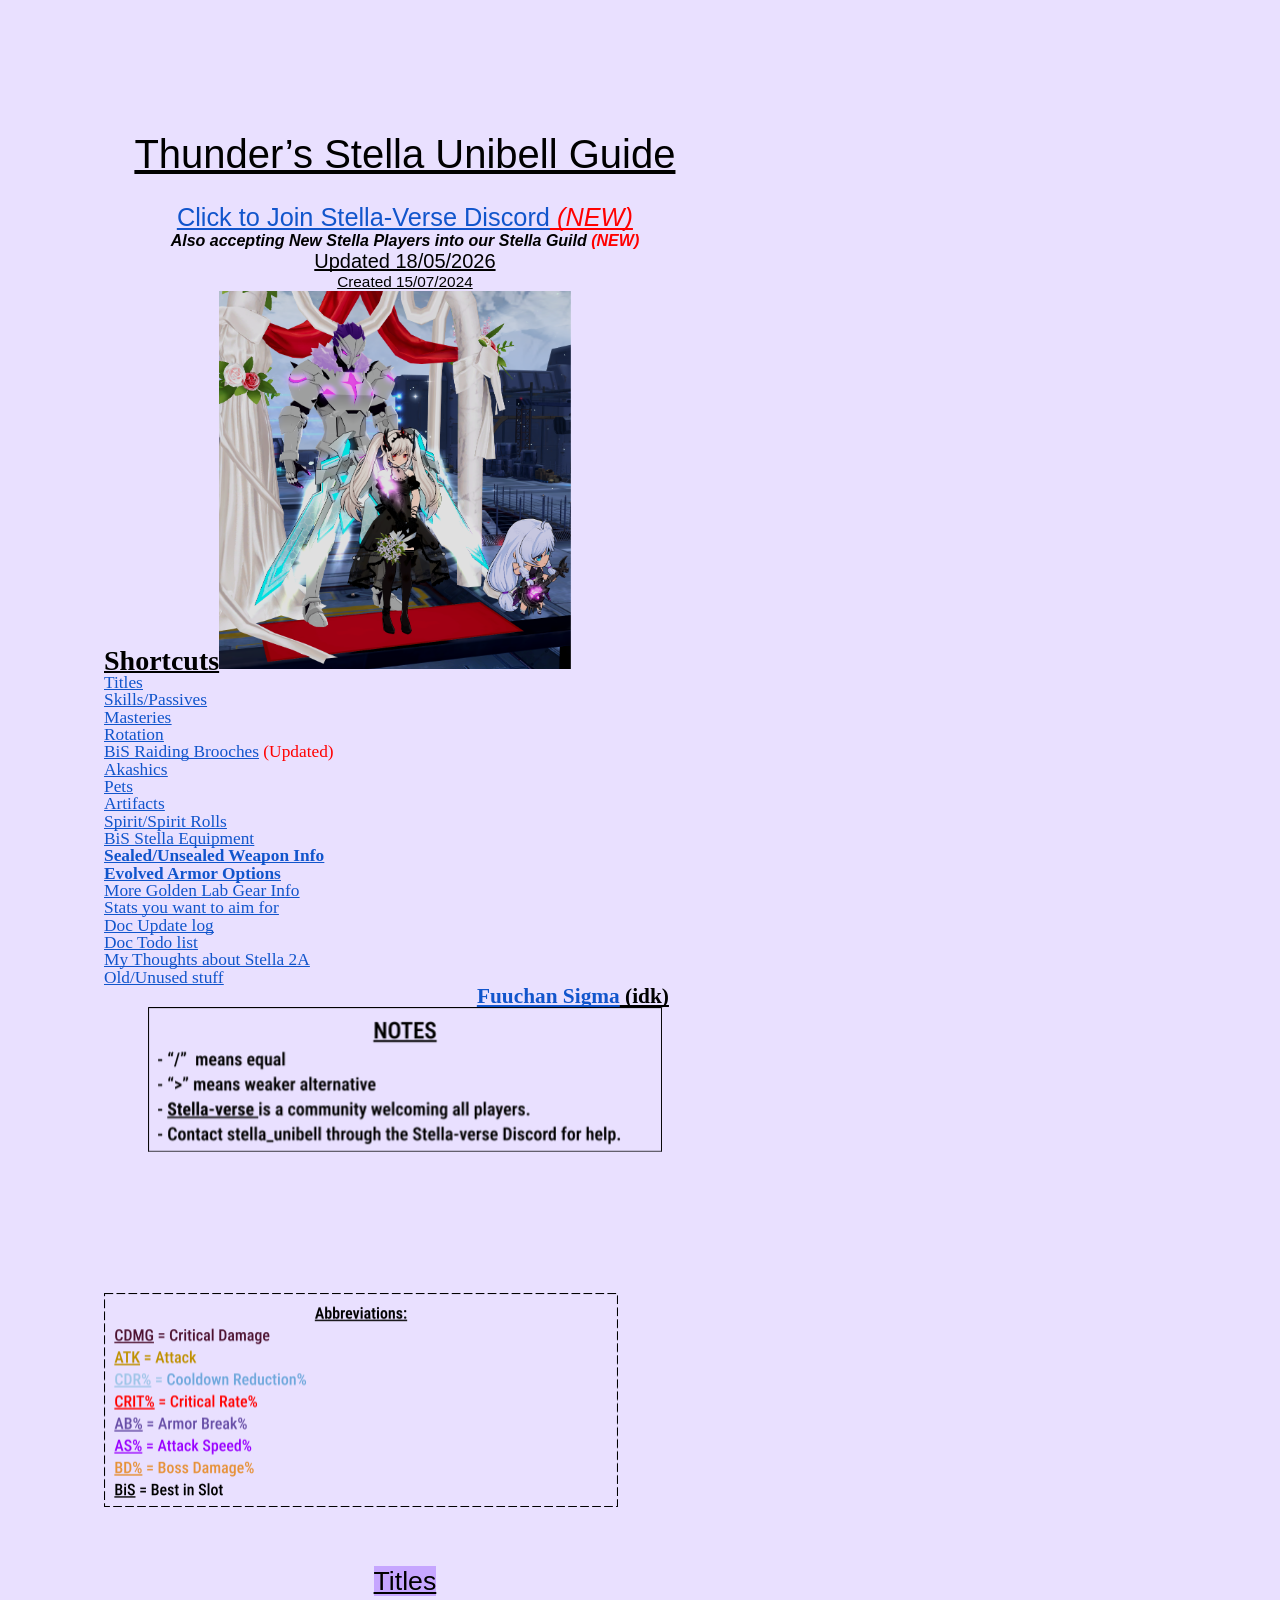
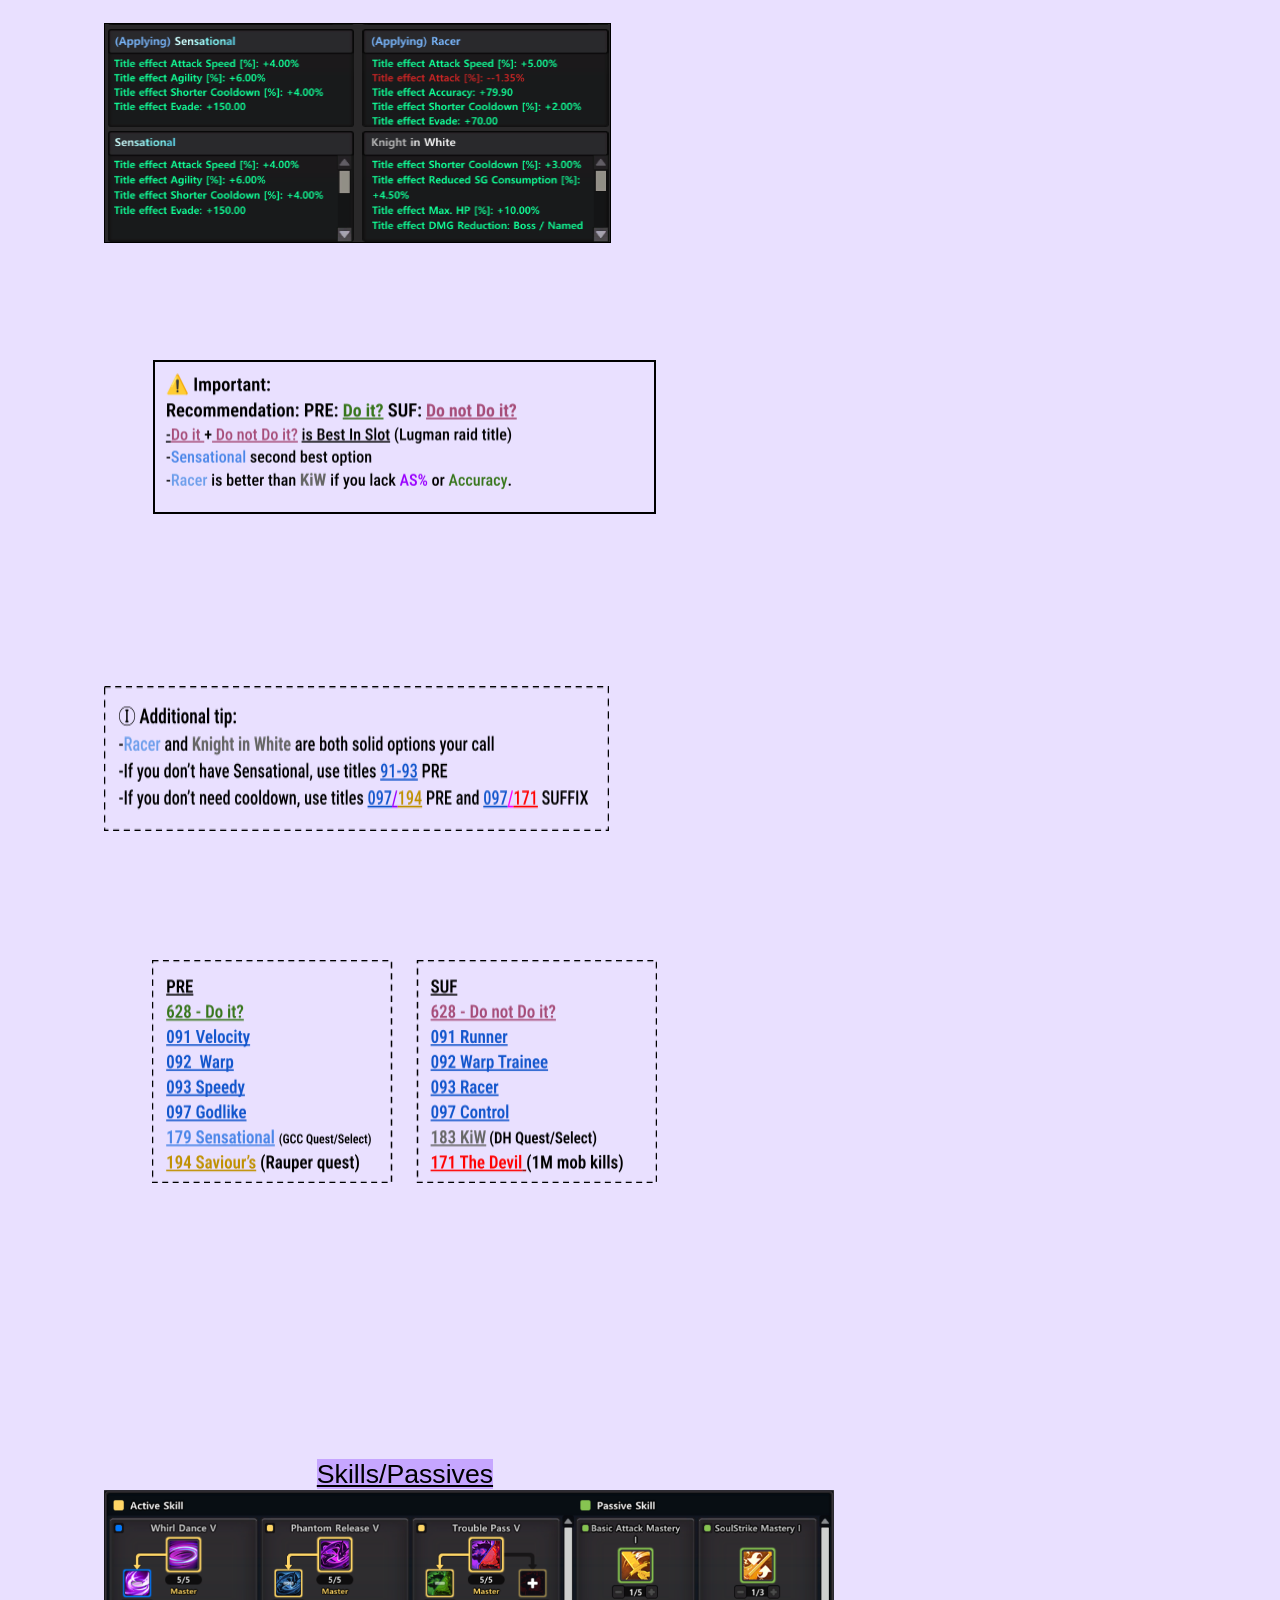
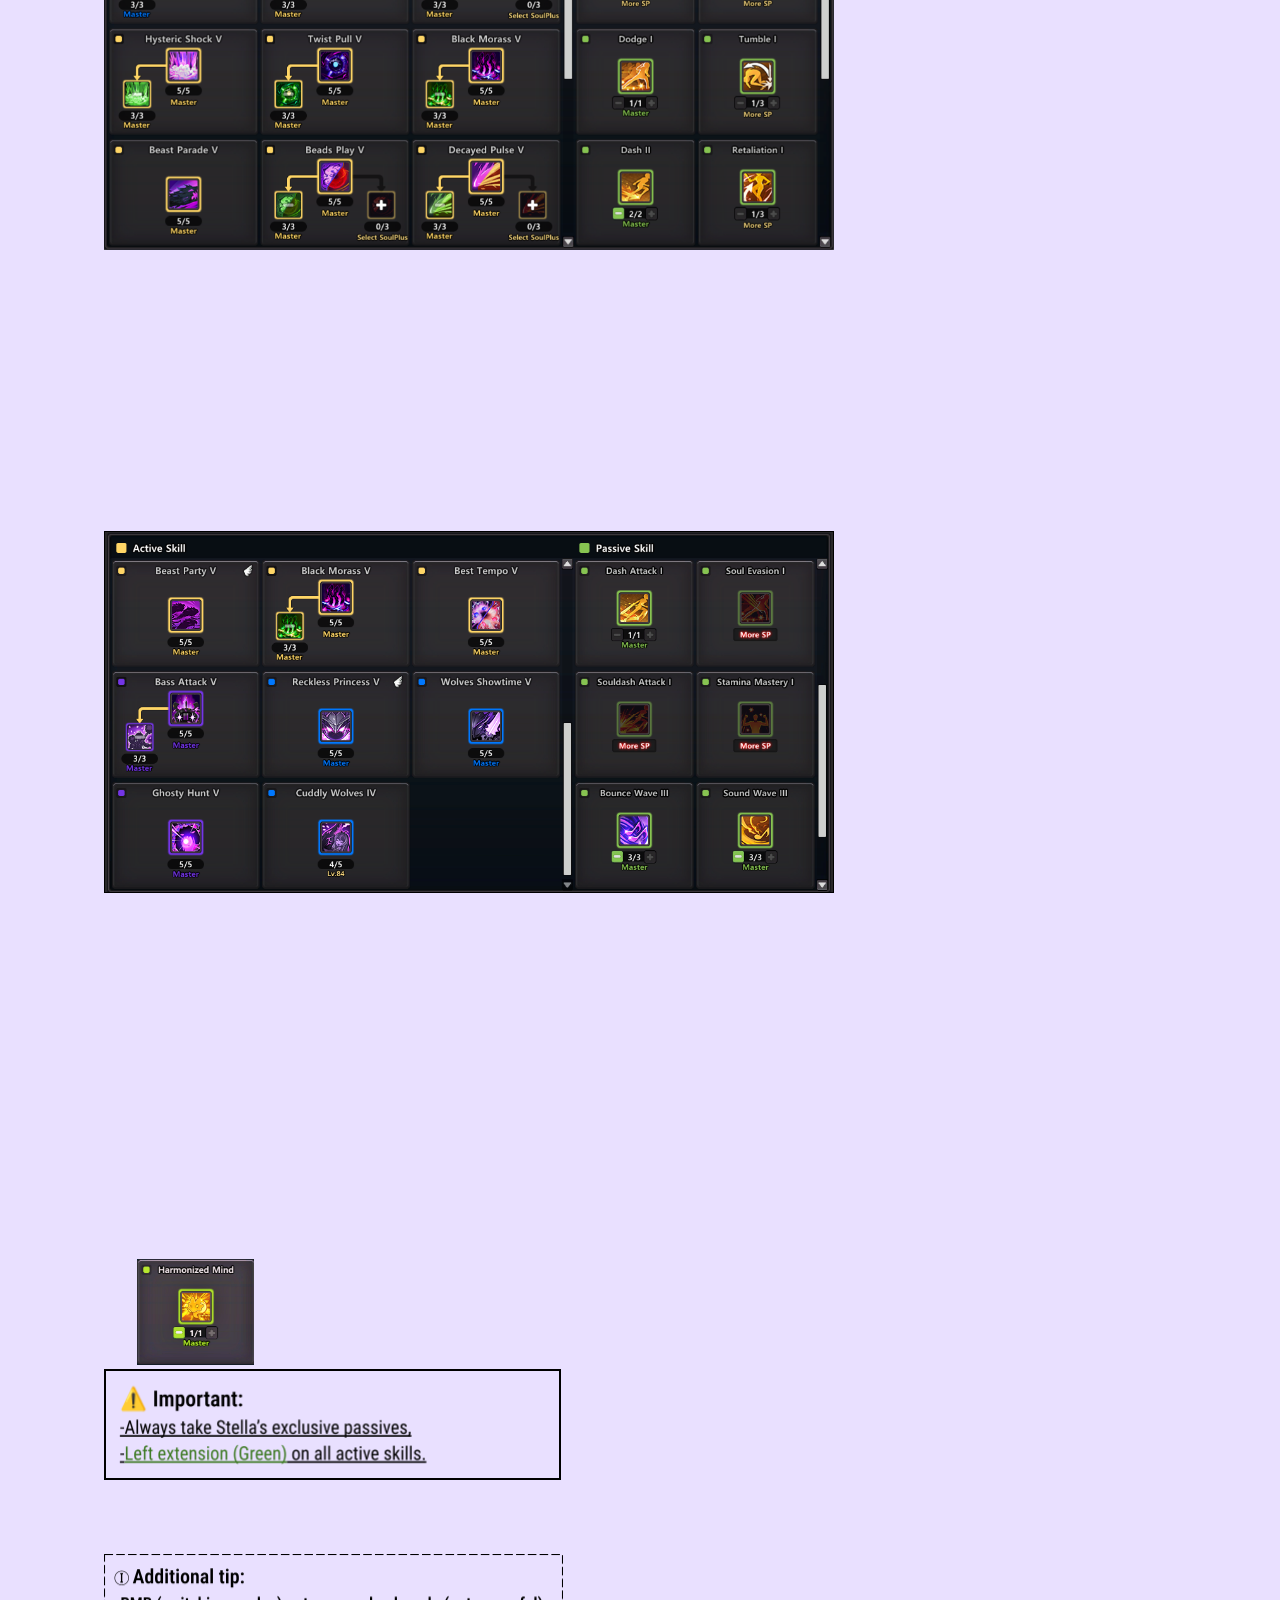
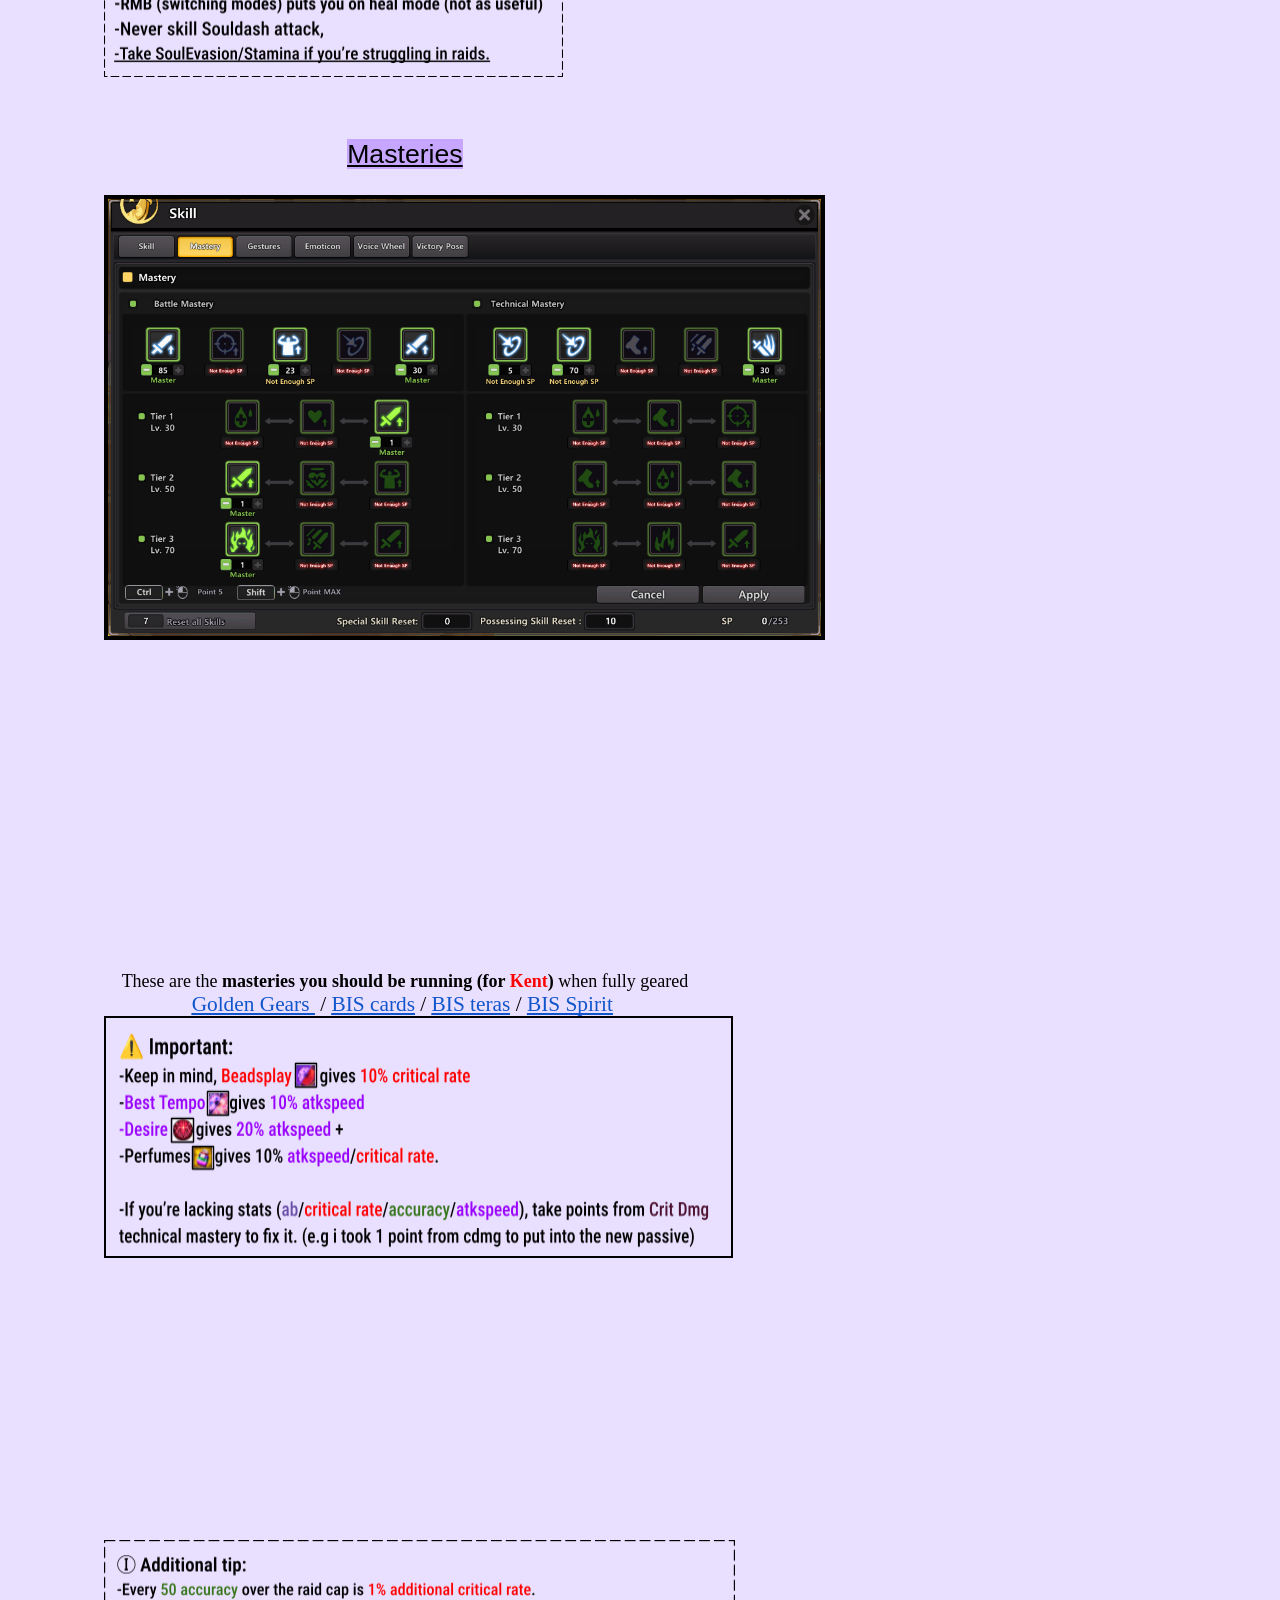
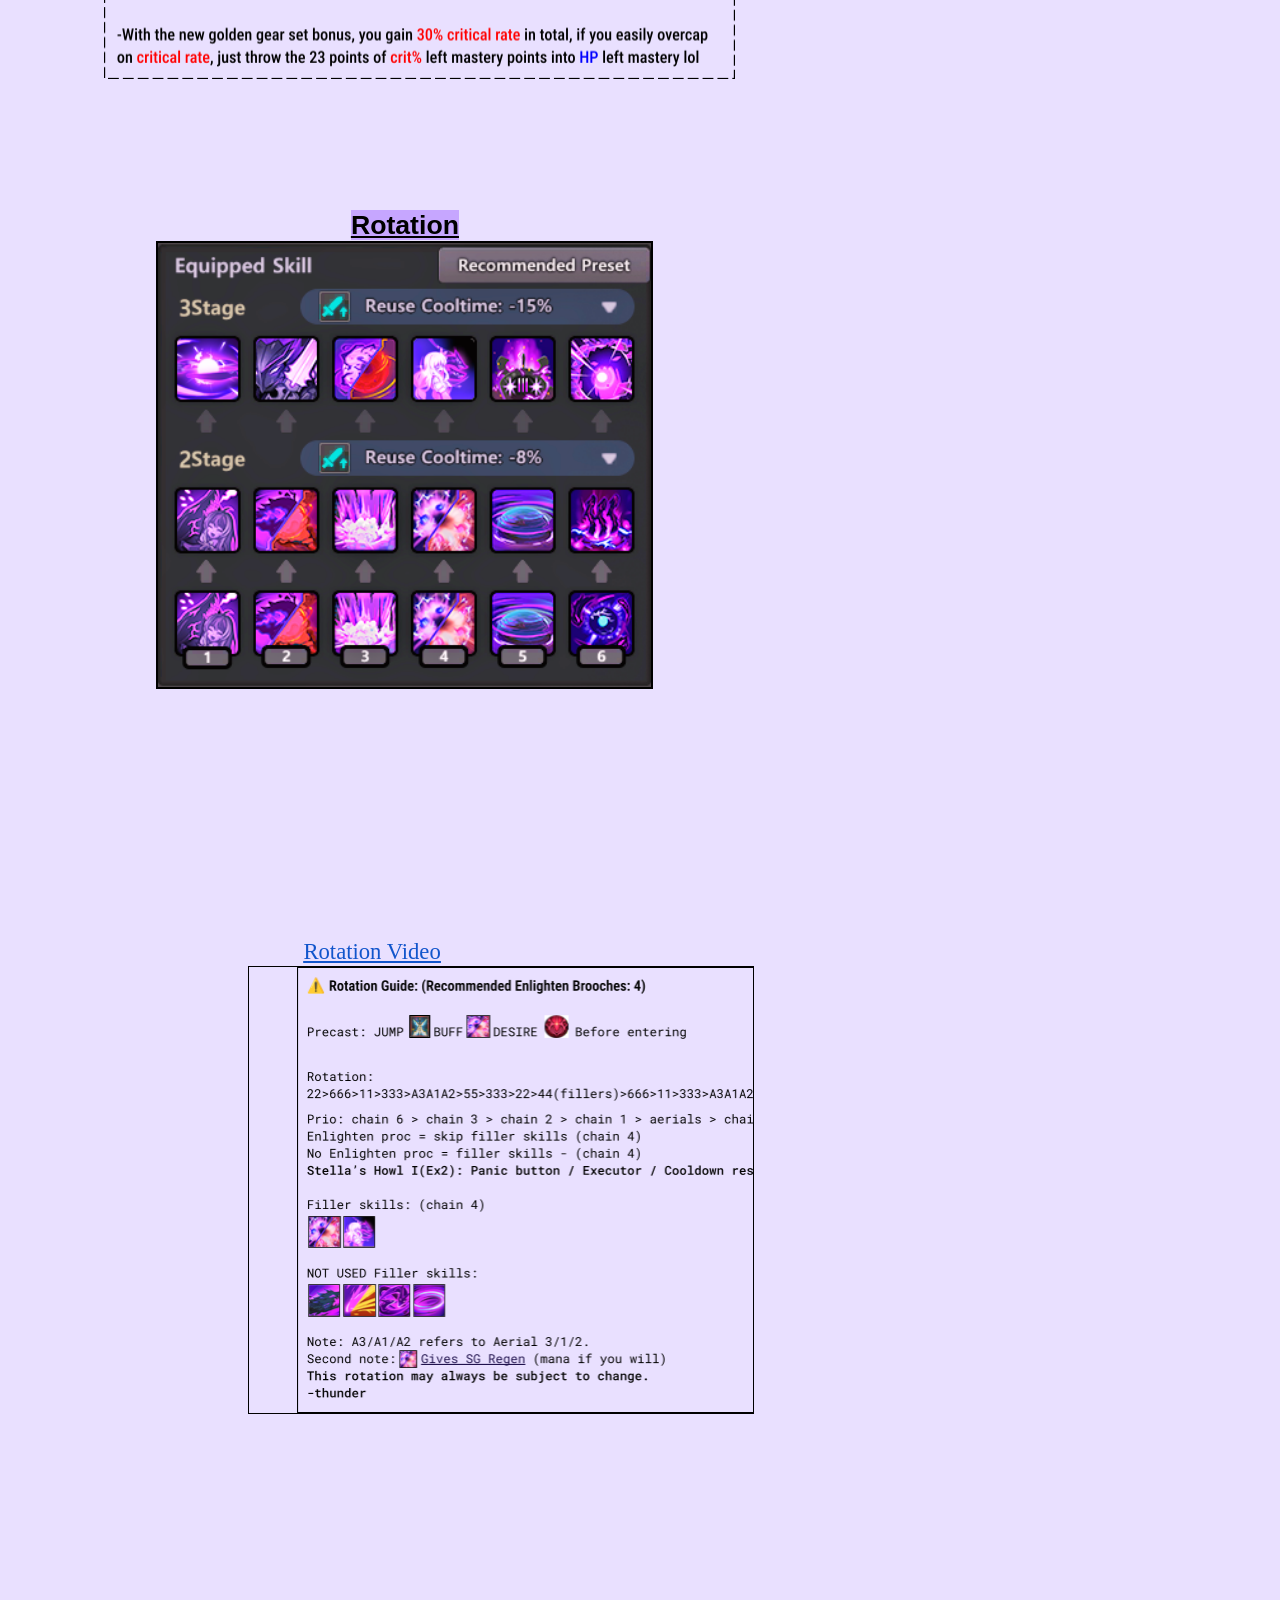
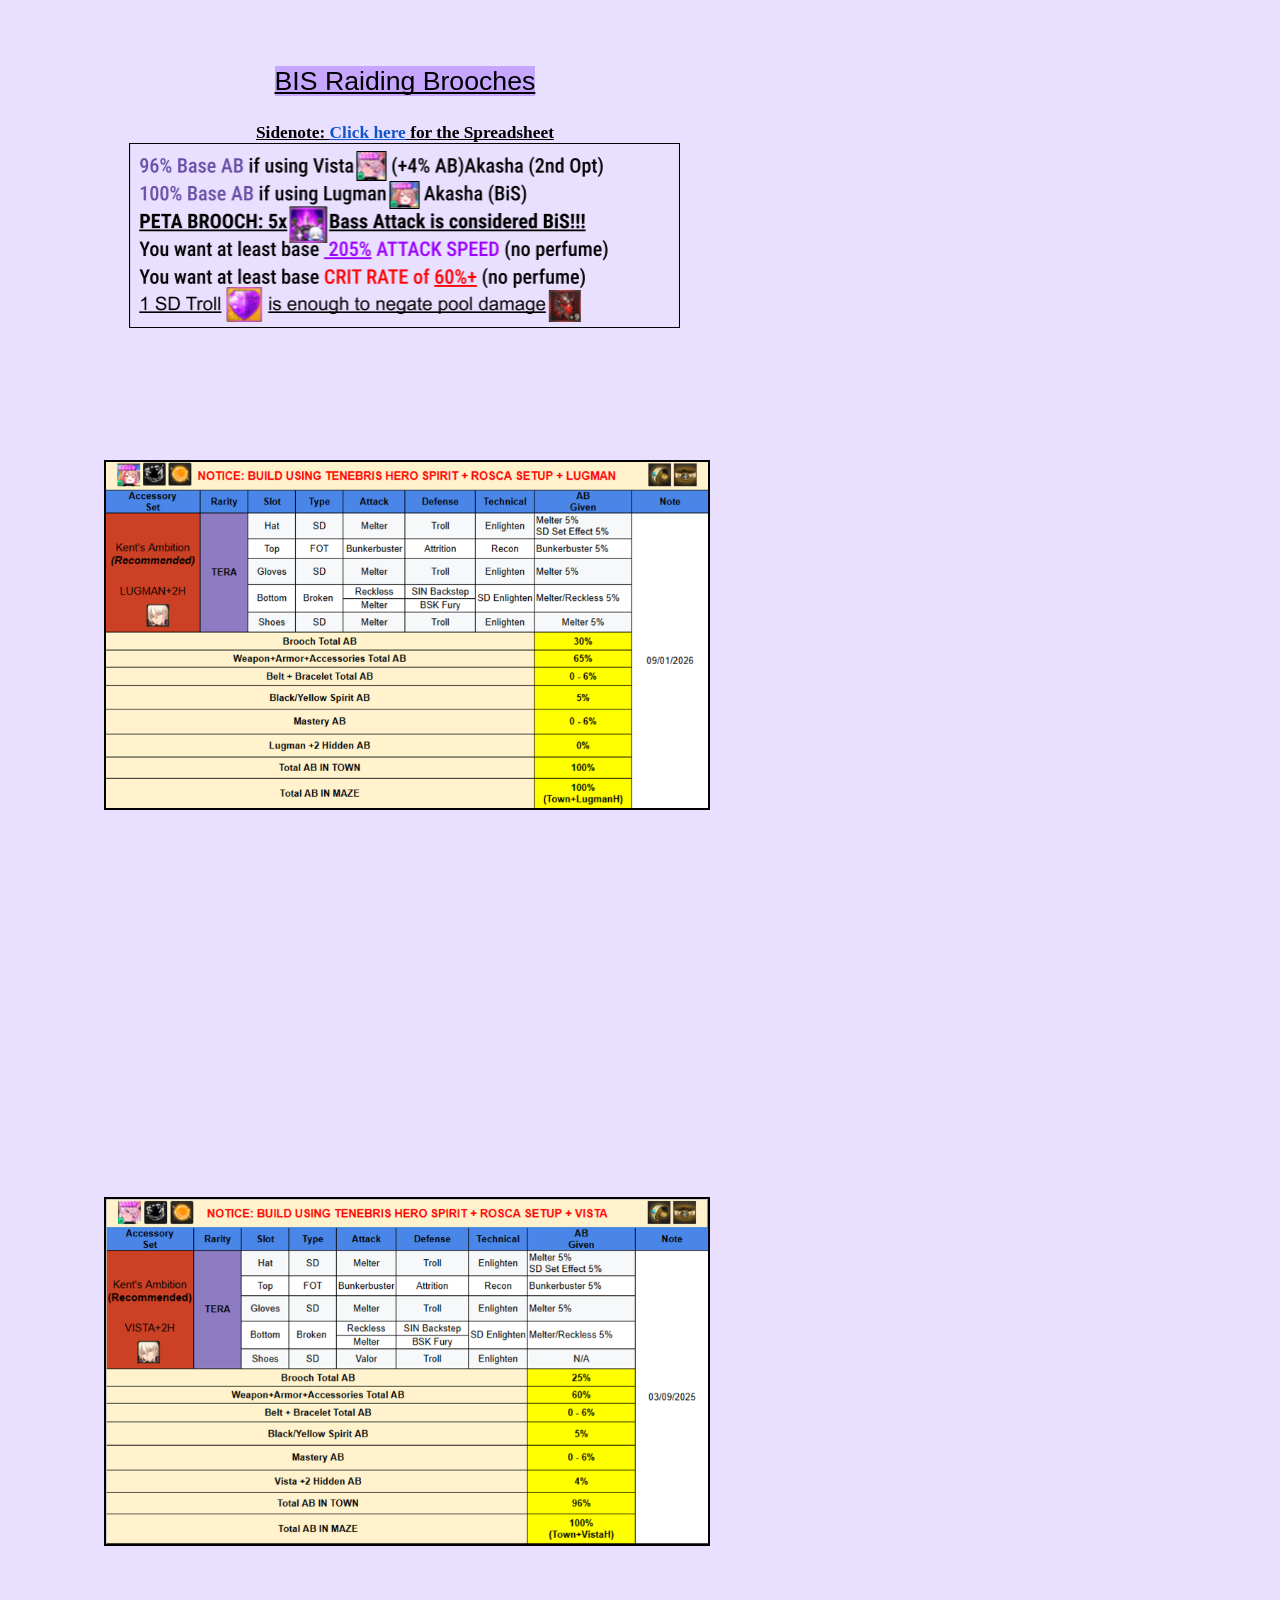
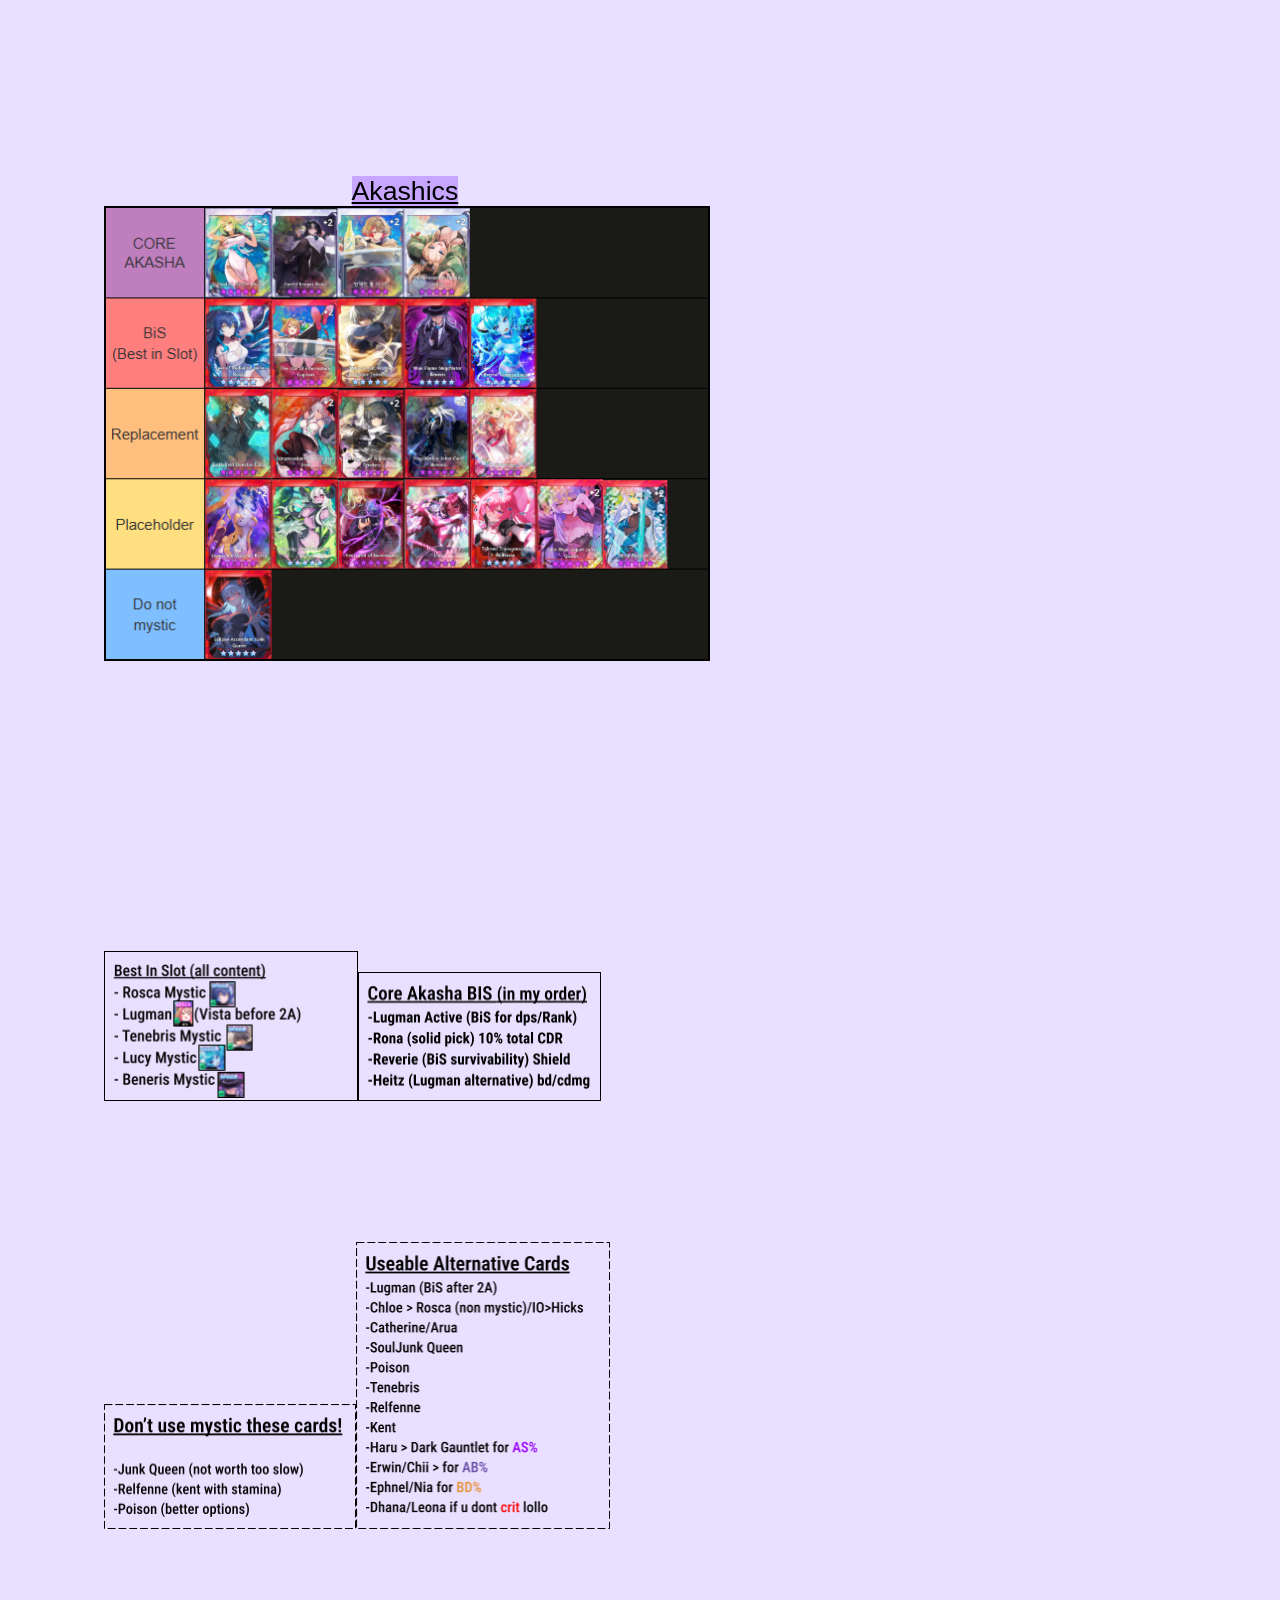
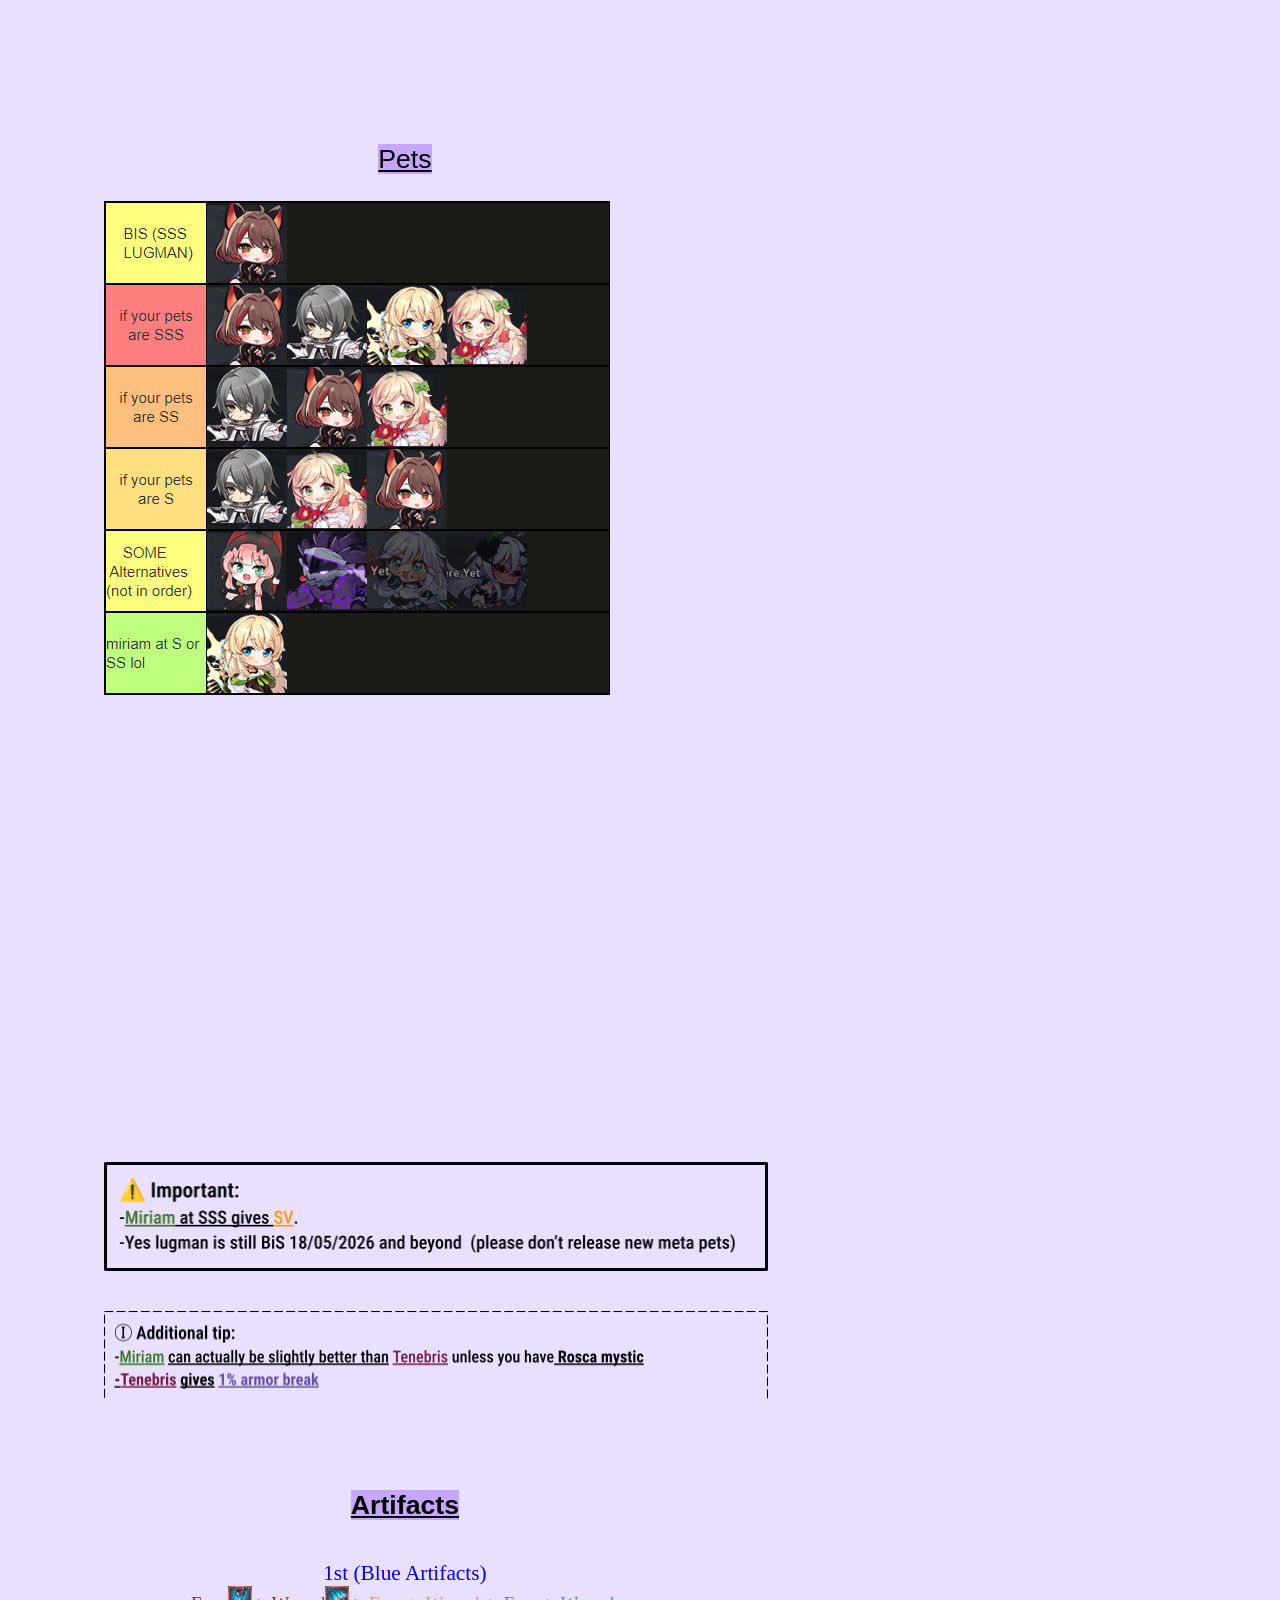
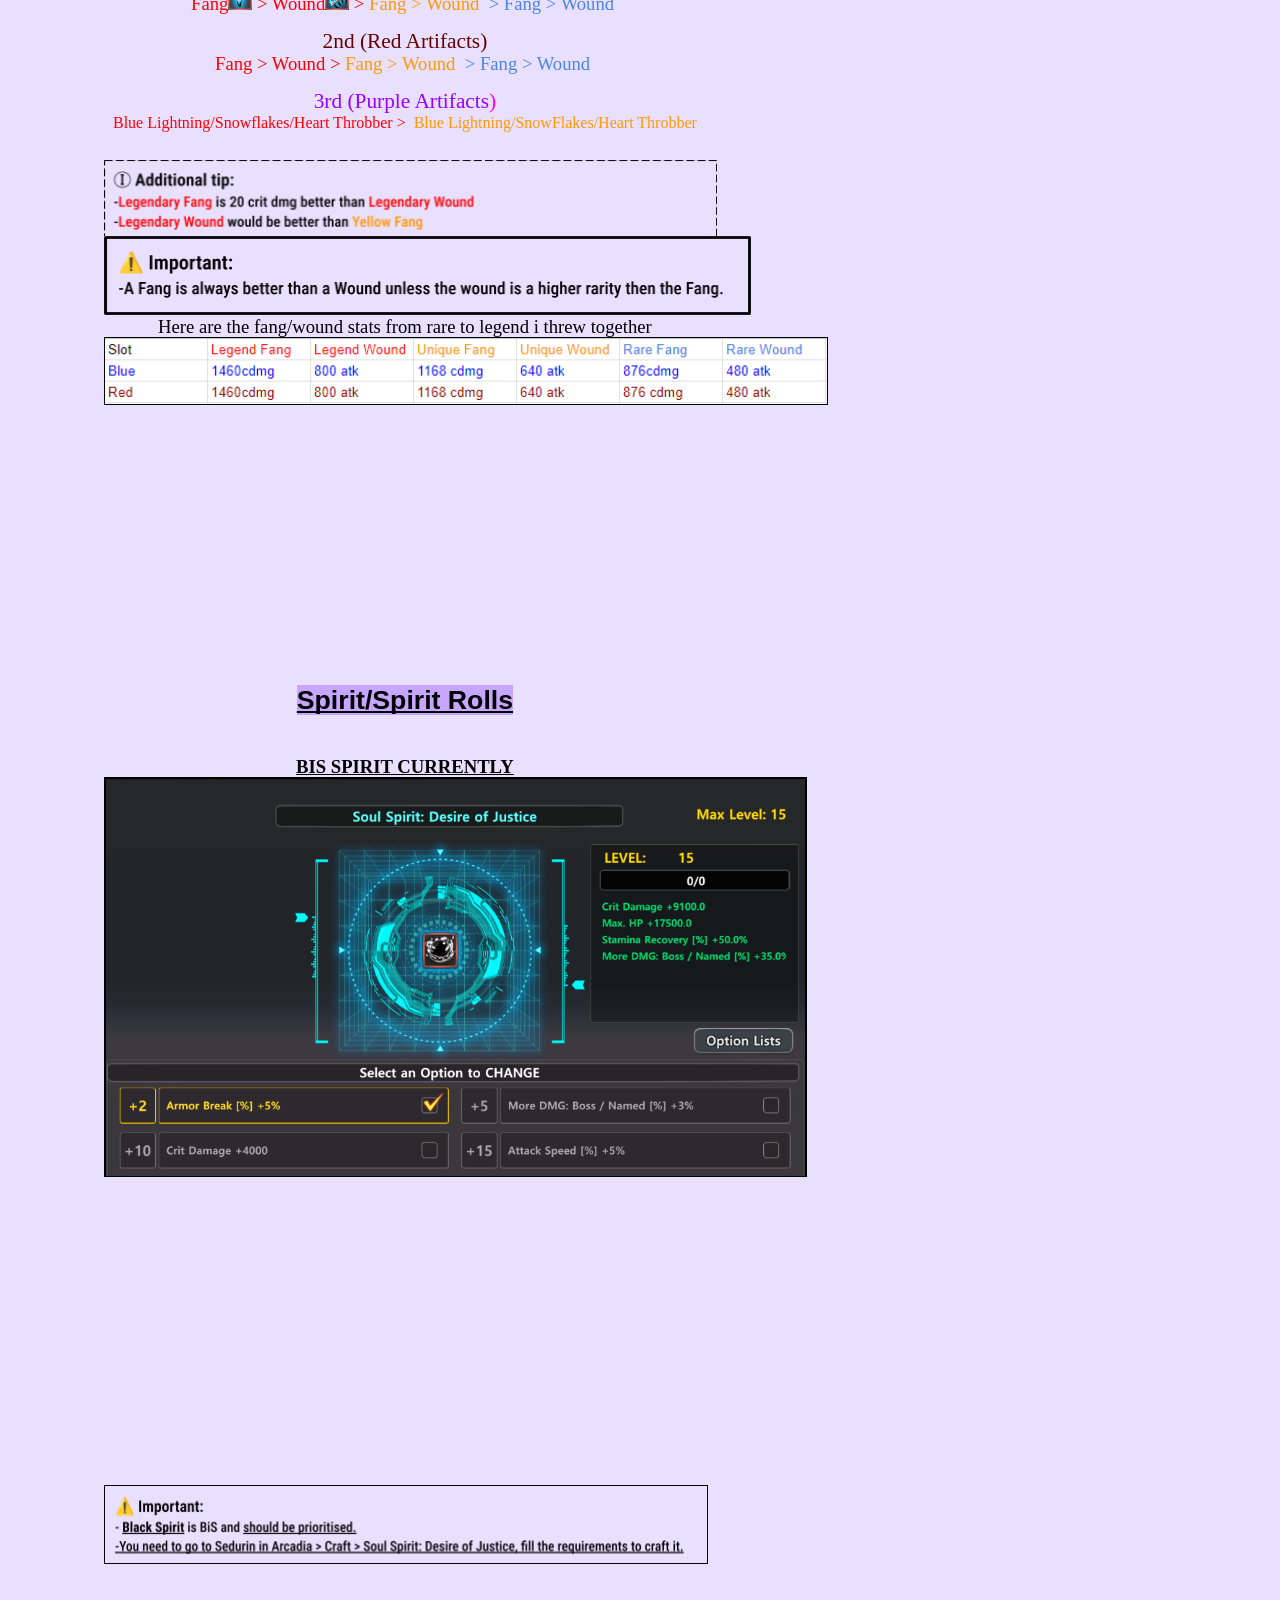
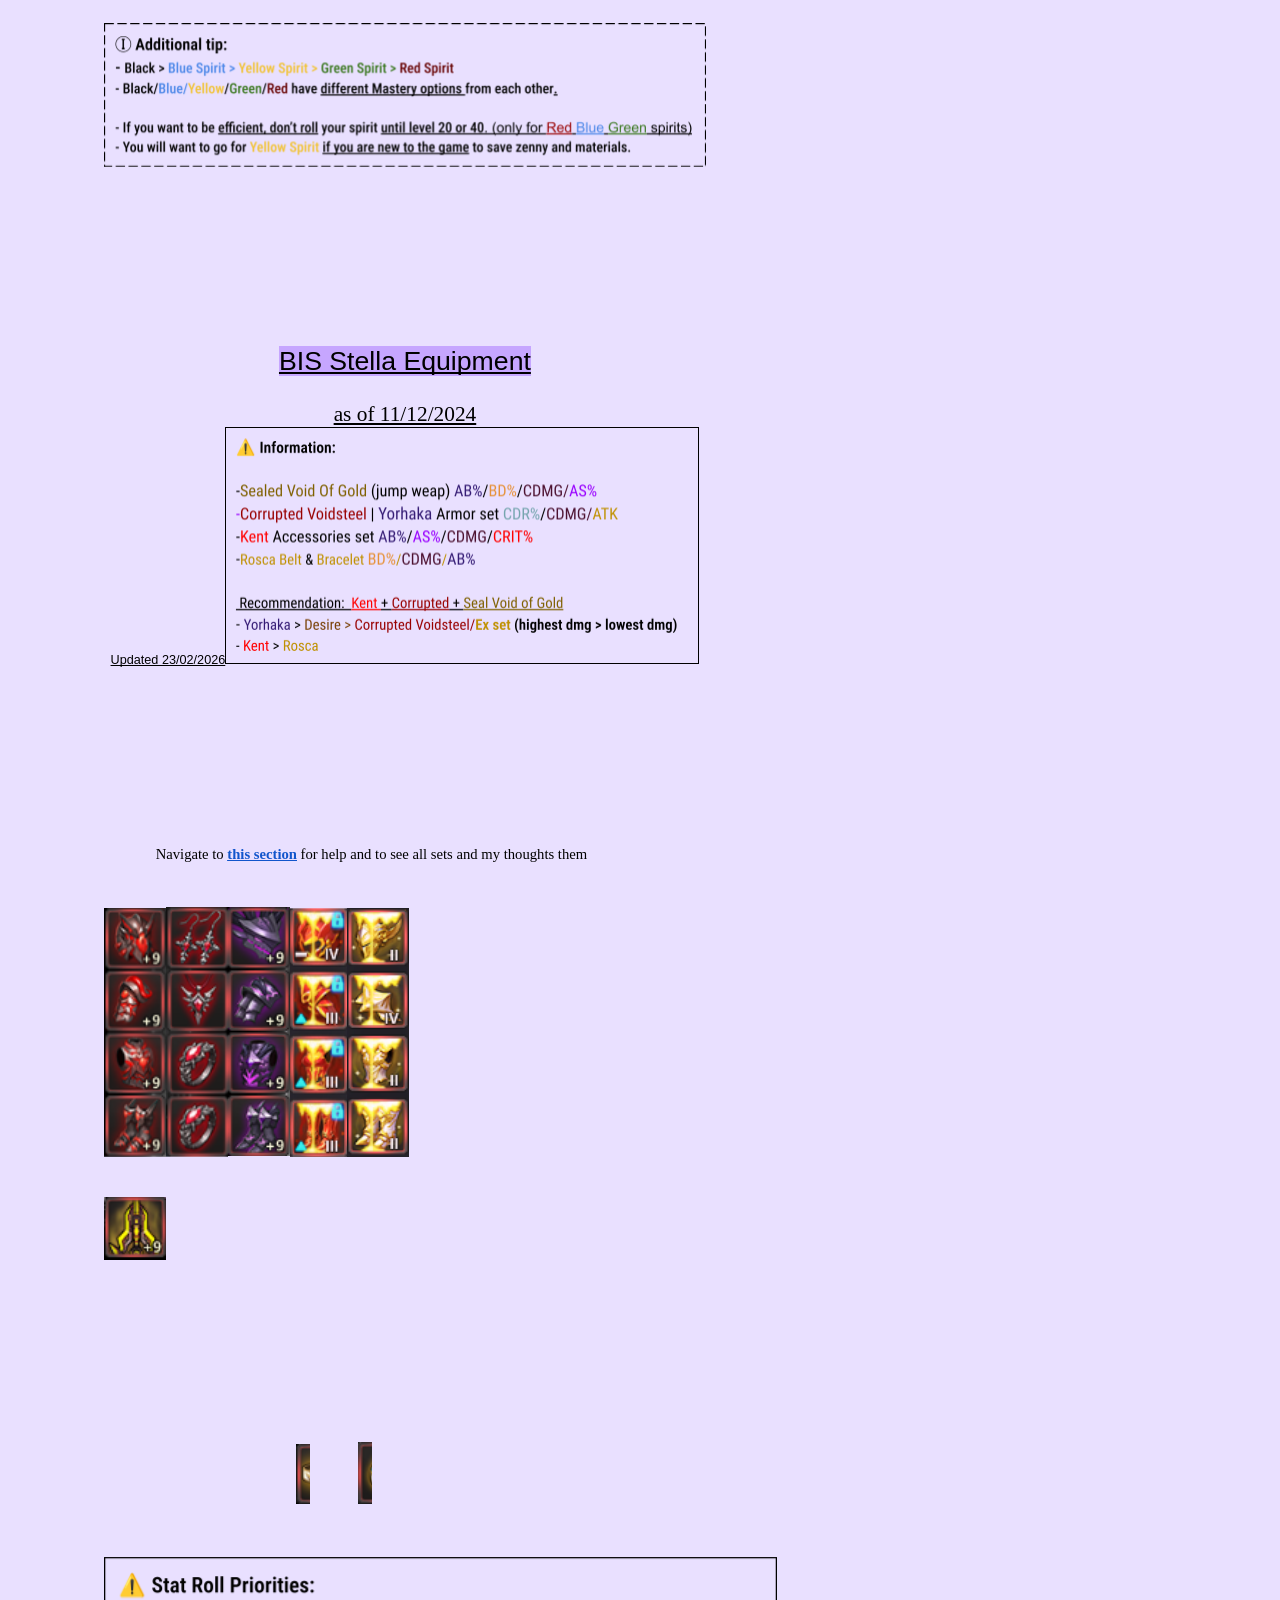
<file: source-google-doc-export.html>
<html><head><meta content="text/html; charset=UTF-8" http-equiv="content-type"><style type="text/css">@import url(https://themes.googleusercontent.com/fonts/css?kit=Zd2E9abXLFGSr9G3YK2MsNqJSGa0PzJOnznZdzA7661Ds1Pzjo8tzPAaYVdPOGwhlK8wULJGR5bphRzJtqe8JZpJpu7UJL-QUmm129nvRTCX_96ZzPooU3X6zzfAWJcIsvV-ukC4qaPjhkYc7kc9mg);.lst-kix_xu4sx7szrinm-7>li:before{content:"-  "}.lst-kix_xu4sx7szrinm-6>li:before{content:"-  "}ul.lst-kix_89r7dvtc2iw6-8{list-style-type:none}.lst-kix_xu4sx7szrinm-3>li:before{content:"-  "}.lst-kix_xu4sx7szrinm-5>li:before{content:"-  "}ul.lst-kix_89r7dvtc2iw6-4{list-style-type:none}ul.lst-kix_89r7dvtc2iw6-5{list-style-type:none}ul.lst-kix_89r7dvtc2iw6-6{list-style-type:none}ul.lst-kix_89r7dvtc2iw6-7{list-style-type:none}.lst-kix_xu4sx7szrinm-4>li:before{content:"-  "}ul.lst-kix_xu4sx7szrinm-7{list-style-type:none}ul.lst-kix_xu4sx7szrinm-8{list-style-type:none}ul.lst-kix_xu4sx7szrinm-5{list-style-type:none}.lst-kix_89r7dvtc2iw6-1>li:before{content:"-  "}ul.lst-kix_xu4sx7szrinm-6{list-style-type:none}ul.lst-kix_xu4sx7szrinm-3{list-style-type:none}ul.lst-kix_xu4sx7szrinm-4{list-style-type:none}ul.lst-kix_xu4sx7szrinm-1{list-style-type:none}.lst-kix_89r7dvtc2iw6-0>li:before{content:"-  "}ul.lst-kix_xu4sx7szrinm-2{list-style-type:none}ul.lst-kix_xu4sx7szrinm-0{list-style-type:none}.lst-kix_xu4sx7szrinm-8>li:before{content:"-  "}.lst-kix_89r7dvtc2iw6-8>li:before{content:"-  "}.lst-kix_89r7dvtc2iw6-2>li:before{content:"-  "}ul.lst-kix_89r7dvtc2iw6-0{list-style-type:none}ul.lst-kix_89r7dvtc2iw6-1{list-style-type:none}ul.lst-kix_89r7dvtc2iw6-2{list-style-type:none}.lst-kix_89r7dvtc2iw6-3>li:before{content:"-  "}ul.lst-kix_89r7dvtc2iw6-3{list-style-type:none}.lst-kix_xu4sx7szrinm-1>li:before{content:"-  "}.lst-kix_89r7dvtc2iw6-4>li:before{content:"-  "}.lst-kix_xu4sx7szrinm-2>li:before{content:"-  "}.lst-kix_89r7dvtc2iw6-5>li:before{content:"-  "}.lst-kix_89r7dvtc2iw6-7>li:before{content:"-  "}.lst-kix_89r7dvtc2iw6-6>li:before{content:"-  "}.lst-kix_xu4sx7szrinm-0>li:before{content:"-  "}ol{margin:0;padding:0}table td,table th{padding:0}.c21{border-right-style:solid;padding:5pt 5pt 5pt 5pt;border-bottom-color:#000000;border-top-width:1pt;border-right-width:1pt;border-left-color:#000000;vertical-align:top;border-right-color:#000000;border-left-width:1pt;border-top-style:solid;border-left-style:solid;border-bottom-width:1pt;width:82.5pt;border-top-color:#000000;border-bottom-style:solid}.c47{border-right-style:solid;padding:5pt 5pt 5pt 5pt;border-bottom-color:#000000;border-top-width:1pt;border-right-width:1pt;border-left-color:#000000;vertical-align:top;border-right-color:#000000;border-left-width:1pt;border-top-style:solid;border-left-style:solid;border-bottom-width:1pt;width:72pt;border-top-color:#000000;border-bottom-style:solid}.c59{border-right-style:solid;padding:5pt 5pt 5pt 5pt;border-bottom-color:#000000;border-top-width:1pt;border-right-width:1pt;border-left-color:#000000;vertical-align:top;border-right-color:#000000;border-left-width:1pt;border-top-style:solid;border-left-style:solid;border-bottom-width:1pt;width:80.2pt;border-top-color:#000000;border-bottom-style:solid}.c62{border-right-style:solid;padding:5pt 5pt 5pt 5pt;border-bottom-color:#000000;border-top-width:1pt;border-right-width:1pt;border-left-color:#000000;vertical-align:top;border-right-color:#000000;border-left-width:1pt;border-top-style:solid;border-left-style:solid;border-bottom-width:1pt;width:108pt;border-top-color:#000000;border-bottom-style:solid}.c84{border-right-style:solid;padding:5pt 5pt 5pt 5pt;border-bottom-color:#000000;border-top-width:1pt;border-right-width:1pt;border-left-color:#000000;vertical-align:top;border-right-color:#000000;border-left-width:1pt;border-top-style:solid;border-left-style:solid;border-bottom-width:1pt;width:71.2pt;border-top-color:#000000;border-bottom-style:solid}.c1{background-color:#c6a6ff;-webkit-text-decoration-skip:none;color:#000000;font-weight:400;text-decoration:underline;vertical-align:baseline;text-decoration-skip-ink:none;font-size:20pt;font-family:"Arial";font-style:normal}.c27{-webkit-text-decoration-skip:none;color:#000000;font-weight:400;text-decoration:underline;vertical-align:baseline;text-decoration-skip-ink:none;font-size:20pt;font-family:"Arial";font-style:normal}.c7{-webkit-text-decoration-skip:none;color:#000000;font-weight:500;text-decoration:underline;vertical-align:baseline;text-decoration-skip-ink:none;font-size:13pt;font-family:"Roboto Condensed";font-style:normal}.c57{-webkit-text-decoration-skip:none;color:#000000;font-weight:400;text-decoration:underline;vertical-align:baseline;text-decoration-skip-ink:none;font-size:30pt;font-family:"Arial";font-style:normal}.c32{-webkit-text-decoration-skip:none;color:#000000;font-weight:400;text-decoration:underline;vertical-align:baseline;text-decoration-skip-ink:none;font-size:15pt;font-family:"Arial";font-style:normal}.c10{-webkit-text-decoration-skip:none;color:#000000;font-weight:500;text-decoration:underline line-through;vertical-align:baseline;text-decoration-skip-ink:none;font-size:13pt;font-family:"Roboto Condensed";font-style:normal}.c51{-webkit-text-decoration-skip:none;color:#000000;font-weight:500;text-decoration:underline;vertical-align:baseline;text-decoration-skip-ink:none;font-size:45pt;font-family:"Roboto Condensed";font-style:normal}.c3{-webkit-text-decoration-skip:none;color:#000000;font-weight:500;text-decoration:underline;vertical-align:baseline;text-decoration-skip-ink:none;font-size:14pt;font-family:"Roboto Condensed";font-style:normal}.c67{-webkit-text-decoration-skip:none;color:#000000;text-decoration:underline;vertical-align:baseline;text-decoration-skip-ink:none;font-size:18pt;font-family:"Roboto Condensed";font-style:normal}.c11{padding-top:20pt;padding-bottom:6pt;line-height:1.15;page-break-after:avoid;orphans:2;widows:2;text-align:center;height:20pt}.c9{padding-top:20pt;padding-bottom:6pt;line-height:1.15;page-break-after:avoid;orphans:2;widows:2;text-align:left;height:20pt}.c5{padding-top:0pt;padding-bottom:0pt;line-height:1.15;orphans:2;widows:2;text-align:center;height:11pt}.c8{color:#000000;font-weight:400;text-decoration:none;vertical-align:baseline;font-size:20pt;font-family:"Arial";font-style:normal}.c20{color:#ff0000;font-weight:500;text-decoration:none;vertical-align:baseline;font-size:13pt;font-family:"Roboto Condensed";font-style:normal}.c55{padding-top:20pt;padding-bottom:6pt;line-height:1.15;page-break-after:avoid;orphans:2;widows:2;text-align:left}.c2{color:#000000;font-weight:400;text-decoration:none;vertical-align:baseline;font-size:11pt;font-family:"Arial";font-style:normal}.c33{-webkit-text-decoration-skip:none;color:#1155cc;font-weight:500;text-decoration:underline;text-decoration-skip-ink:none;font-size:16pt;font-family:"Roboto Condensed"}.c15{color:#000000;font-weight:500;text-decoration:none;vertical-align:baseline;font-size:13pt;font-family:"Roboto Condensed";font-style:normal}.c17{color:#000000;font-weight:400;text-decoration:none;vertical-align:baseline;font-size:12pt;font-family:"Arial";font-style:normal}.c0{padding-top:0pt;padding-bottom:0pt;line-height:1.15;orphans:2;widows:2;text-align:left;height:11pt}.c71{padding-top:20pt;padding-bottom:6pt;line-height:1.15;page-break-after:avoid;orphans:2;widows:2;text-align:center}.c14{-webkit-text-decoration-skip:none;color:#1155cc;font-weight:500;text-decoration:underline;text-decoration-skip-ink:none;font-size:13pt;font-family:"Roboto Condensed"}.c25{color:#000000;font-weight:400;text-decoration:none;vertical-align:baseline;font-size:18pt;font-family:"Arial";font-style:normal}.c31{color:#000000;font-weight:400;text-decoration:none;vertical-align:baseline;font-size:15pt;font-family:"Arial";font-style:normal}.c12{color:#9900ff;font-weight:400;text-decoration:none;vertical-align:baseline;font-size:13pt;font-family:"Arial";font-style:normal}.c28{color:#000000;font-weight:400;text-decoration:none;vertical-align:baseline;font-size:14pt;font-family:"Roboto Condensed";font-style:normal}.c19{color:#000000;font-weight:400;text-decoration:none;vertical-align:baseline;font-size:10.5pt;font-family:"Arial";font-style:normal}.c41{color:#000000;font-weight:500;text-decoration:none;vertical-align:baseline;font-size:10pt;font-family:"Roboto Condensed";font-style:normal}.c36{color:#000000;font-weight:400;text-decoration:none;vertical-align:baseline;font-size:10pt;font-family:"Arial";font-style:normal}.c18{padding-top:0pt;padding-bottom:0pt;line-height:1.15;orphans:2;widows:2;text-align:center}.c4{padding-top:0pt;padding-bottom:0pt;line-height:1.15;orphans:2;widows:2;text-align:left}.c69{-webkit-text-decoration-skip:none;color:#000000;text-decoration:underline line-through;vertical-align:baseline;text-decoration-skip-ink:none;font-style:normal}.c22{font-weight:400;text-decoration:none;vertical-align:baseline;font-size:11pt;font-family:"Arial";font-style:normal}.c86{color:#000000;font-weight:500;vertical-align:baseline;font-size:16pt;font-family:"Roboto Condensed";font-style:normal}.c93{-webkit-text-decoration-skip:none;color:#000000;text-decoration:line-through;vertical-align:baseline;text-decoration-skip-ink:none;font-style:normal}.c35{color:#274e13;font-weight:400;text-decoration:none;vertical-align:baseline;font-size:11pt;font-style:normal}.c6{padding-top:0pt;padding-bottom:0pt;line-height:1.0;orphans:2;widows:2;text-align:left}.c77{text-decoration-skip-ink:none;font-size:19pt;-webkit-text-decoration-skip:none;color:#1155cc;text-decoration:underline}.c61{text-decoration-skip-ink:none;font-family:"Roboto Condensed";-webkit-text-decoration-skip:none;font-weight:600;text-decoration:underline}.c34{text-decoration-skip-ink:none;font-size:14pt;font-family:"Roboto Condensed";-webkit-text-decoration-skip:none;text-decoration:underline}.c104{margin-left:auto;border-spacing:0;border-collapse:collapse;margin-right:auto}.c63{padding-top:0pt;padding-bottom:0pt;line-height:1.0;text-align:center}.c50{color:#000000;font-weight:500;font-size:13.5pt;font-family:"Roboto Condensed"}.c54{text-decoration-skip-ink:none;font-size:9.5pt;-webkit-text-decoration-skip:none;text-decoration:underline}.c52{color:#ff00ff;font-weight:500;font-size:16pt;font-family:"Roboto Condensed"}.c79{background-color:#c6a6ff;text-decoration-skip-ink:none;-webkit-text-decoration-skip:none;text-decoration:underline}.c78{text-decoration-skip-ink:none;-webkit-text-decoration-skip:none;color:#1155cc;text-decoration:underline}.c83{color:#000000;font-weight:600;font-size:10pt;font-family:"Roboto Condensed"}.c46{color:#000000;font-weight:600;font-size:16pt;font-family:"Roboto Condensed"}.c42{font-size:16pt;font-family:"Roboto Condensed";color:#0000ff;font-weight:500}.c49{text-decoration-skip-ink:none;font-size:15pt;-webkit-text-decoration-skip:none;text-decoration:underline}.c80{text-decoration-skip-ink:none;-webkit-text-decoration-skip:none;text-decoration:underline}.c115{text-decoration-skip-ink:none;-webkit-text-decoration-skip:none;text-decoration:line-through}.c43{font-size:13pt;font-weight:500;font-family:"Roboto Condensed"}.c70{text-decoration-skip-ink:none;-webkit-text-decoration-skip:none;text-decoration:underline line-through}.c56{color:#000000;font-size:12pt;font-family:"Arial"}.c24{color:#274e13;font-weight:700;font-family:"Malgun Gothic"}.c97{text-decoration:none;vertical-align:baseline;font-style:italic}.c92{font-weight:500;font-size:17pt;font-family:"Roboto Mono"}.c23{font-size:14pt;font-weight:500;font-family:"Roboto Condensed"}.c105{vertical-align:baseline;font-size:19pt;font-style:italic}.c44{text-decoration:none;vertical-align:baseline;font-style:normal}.c89{font-weight:500;font-size:16pt;font-family:"Roboto Condensed"}.c60{background-color:#e9e0ff;max-width:451.4pt;padding:72pt 72pt 72pt 72pt}.c106{margin-left:216pt;orphans:2;widows:2}.c88{color:#000000;font-size:16pt}.c30{color:#674ea7;font-size:14pt}.c37{color:#ff0000;font-size:18pt}.c76{color:#000000;font-size:19pt}.c95{vertical-align:baseline;font-style:normal}.c117{vertical-align:sub;font-style:normal}.c48{color:#000000;font-size:11pt}.c16{color:inherit;text-decoration:inherit}.c87{color:#000000;font-size:17pt}.c82{font-size:13.5pt;font-family:"Roboto Condensed"}.c58{color:#4a86e8}.c110{font-size:16pt}.c39{color:#ff0000}.c38{color:#ff9900}.c81{margin-left:108pt}.c73{color:#3c78d8}.c96{color:#000000}.c103{font-weight:500}.c113{font-size:35pt}.c109{font-size:22pt}.c45{font-size:14pt}.c101{font-size:18pt}.c94{font-size:10pt}.c98{font-size:15pt}.c112{font-style:italic}.c29{font-family:"Malgun Gothic"}.c102{margin-left:72pt}.c75{color:#274e13}.c65{font-weight:400}.c107{height:0pt}.c40{font-size:20pt}.c64{font-size:12pt}.c90{font-family:"Roboto Condensed"}.c91{color:#3d85c6}.c100{background-color:#e9e0ff}.c99{font-size:11pt}.c108{font-size:23pt}.c26{font-weight:700}.c53{font-size:13pt}.c68{color:#660000}.c72{font-size:21pt}.c13{color:#9900ff}.c114{text-decoration:none}.c111{color:#1155cc}.c85{color:#f1c232}.c66{font-family:"Arial"}.c74{text-indent:36pt}.c116{font-size:11.5pt}.title{padding-top:0pt;color:#000000;font-size:26pt;padding-bottom:3pt;font-family:"Arial";line-height:1.15;page-break-after:avoid;orphans:2;widows:2;text-align:left}.subtitle{padding-top:0pt;color:#666666;font-size:15pt;padding-bottom:16pt;font-family:"Arial";line-height:1.15;page-break-after:avoid;orphans:2;widows:2;text-align:left}li{color:#000000;font-size:11pt;font-family:"Arial"}p{margin:0;color:#000000;font-size:11pt;font-family:"Arial"}h1{padding-top:20pt;color:#000000;font-size:20pt;padding-bottom:6pt;font-family:"Arial";line-height:1.15;page-break-after:avoid;orphans:2;widows:2;text-align:left}h2{padding-top:18pt;color:#000000;font-size:16pt;padding-bottom:6pt;font-family:"Arial";line-height:1.15;page-break-after:avoid;orphans:2;widows:2;text-align:left}h3{padding-top:16pt;color:#434343;font-size:14pt;padding-bottom:4pt;font-family:"Arial";line-height:1.15;page-break-after:avoid;orphans:2;widows:2;text-align:left}h4{padding-top:14pt;color:#666666;font-size:12pt;padding-bottom:4pt;font-family:"Arial";line-height:1.15;page-break-after:avoid;orphans:2;widows:2;text-align:left}h5{padding-top:12pt;color:#666666;font-size:11pt;padding-bottom:4pt;font-family:"Arial";line-height:1.15;page-break-after:avoid;orphans:2;widows:2;text-align:left}h6{padding-top:12pt;color:#666666;font-size:11pt;padding-bottom:4pt;font-family:"Arial";line-height:1.15;page-break-after:avoid;font-style:italic;orphans:2;widows:2;text-align:left}</style></head><body class="c60 doc-content"><h1 class="c71" id="h.v8lj8zjbj0z2"><span class="c57">Thunder&rsquo;s Stella Unibell Guide</span></h1><p class="c18"><span class="c77"><a class="c16" href="https://www.google.com/url?q=http://discord.gg/ny4BUfFGVX&amp;sa=D&amp;source=editors&amp;ust=1779456026618972&amp;usg=AOvVaw2hRMXkZoIcHHkV2GcYII64">Click to Join Stella-Verse Discord</a></span><span class="c80 c39 c65 c66 c105">&nbsp;(NEW)</span></p><p class="c18"><span class="c64 c26 c112">Also accepting New Stella Players into our Stella Guild </span><span class="c39 c64 c26 c66 c97">(NEW)</span></p><p class="c18"><span class="c49">Updated 18/05/2026</span></p><p class="c18"><span class="c80 c95 c96 c65 c66 c116">Created 15/07/2024</span></p><p class="c6"><span class="c61 c72">Shortcuts</span><span style="overflow: hidden; display: inline-block; margin: 0.00px 0.00px; border: 0.00px solid #000000; transform: rotate(0.00rad) translateZ(0px); -webkit-transform: rotate(0.00rad) translateZ(0px); width: 352.00px; height: 378.51px;"><img alt="Fuuchan Sigma (idk)
" src="images/image5.png" style="width: 352.00px; height: 378.51px; margin-left: 0.00px; margin-top: 0.00px; transform: rotate(0.00rad) translateZ(0px); -webkit-transform: rotate(0.00rad) translateZ(0px);" title=""></span></p><p class="c6"><span class="c14"><a class="c16" href="#h.w3pqxvic6d5l">Titles</a></span><span class="c36">&nbsp;</span></p><p class="c6"><span class="c14"><a class="c16" href="#h.ic46mwocvmaz">Skills/Passives</a></span><span class="c43">&nbsp;</span></p><p class="c6"><span class="c14"><a class="c16" href="#h.audnsbt2lffj">Masteries</a></span></p><p class="c6"><span class="c14"><a class="c16" href="#h.c1iqsoze7tp8">Rotation</a></span></p><p class="c6"><span class="c14"><a class="c16" href="#h.3r9zdpx89q8">BiS Raiding Brooches</a></span><span class="c43">&nbsp;</span><span class="c43 c39">(Updated)</span></p><p class="c6"><span class="c14"><a class="c16" href="#h.ci13zfeaxats">Akashics</a></span></p><p class="c6"><span class="c14"><a class="c16" href="#h.bmttvighja1p">Pets</a></span></p><p class="c6"><span class="c14"><a class="c16" href="#h.kx7zn7k0dq96">Artifacts</a></span></p><p class="c6"><span class="c14"><a class="c16" href="#h.uvcoqfrqsazr">Spirit/Spirit Rolls</a></span></p><p class="c6"><span class="c14"><a class="c16" href="#h.itxo0kb3tc">BiS Stell</a></span><span class="c14"><a class="c16" href="#h.itxo0kb3tc">a Equipment</a></span><span class="c43">&nbsp;</span></p><p class="c6"><span class="c78 c90 c26 c53"><a class="c16" href="#h.35ayv0dm13a8">Sealed/Unsealed Weapon Info</a></span><span class="c94">&nbsp;</span></p><p class="c6"><span class="c78 c26 c53 c90"><a class="c16" href="#h.a7amqiedjsr6">Evolved Armor Options</a></span><span class="c44 c39 c65 c53 c66">&nbsp;</span></p><p class="c6"><span class="c14"><a class="c16" href="#h.k49zxzmcd8xy">More Golden Lab Gear Info</a></span><span class="c39 c53">&nbsp;</span></p><p class="c6"><span class="c14"><a class="c16" href="#h.84d6q7n46kop">Stats you want to aim for</a></span></p><p class="c6"><span class="c14"><a class="c16" href="#h.y5krorcx4wu4">Doc Update log</a></span><span class="c36">&nbsp;&nbsp;&nbsp;&nbsp;&nbsp;&nbsp;&nbsp;&nbsp;&nbsp;&nbsp;&nbsp;&nbsp;&nbsp;&nbsp;&nbsp;&nbsp;&nbsp;&nbsp;&nbsp;&nbsp;&nbsp;&nbsp;&nbsp;&nbsp;&nbsp;&nbsp;&nbsp;&nbsp;&nbsp;&nbsp;&nbsp;&nbsp;&nbsp;&nbsp;&nbsp;&nbsp;&nbsp;&nbsp;&nbsp;&nbsp;</span></p><p class="c6"><span class="c14"><a class="c16" href="#h.t44undee97jp">Doc Todo list</a></span></p><p class="c6"><span class="c14"><a class="c16" href="https://www.google.com/url?q=https://docs.google.com/document/d/1M4C8SI9iA6JCApCzWI57YRF7fsutOGnB89YwAGUwEfw/edit?tab%3Dt.0%23heading%3Dh.dj38wldcw29a&amp;sa=D&amp;source=editors&amp;ust=1779456026622317&amp;usg=AOvVaw3dOj2LaTU8RAVbPsV7j4Iq">My Thoughts about Stella 2A</a></span><span class="c36">&nbsp;&nbsp;&nbsp;&nbsp;&nbsp;&nbsp;&nbsp;&nbsp;&nbsp;&nbsp;&nbsp;&nbsp;&nbsp;&nbsp;&nbsp;&nbsp;&nbsp;&nbsp;&nbsp;&nbsp;&nbsp;&nbsp;&nbsp;&nbsp;&nbsp;&nbsp;&nbsp;&nbsp;&nbsp;&nbsp;&nbsp;&nbsp;</span></p><p class="c6"><span class="c14"><a class="c16" href="#h.ijbnoxte6yzt">Old/Unused stuff</a></span></p><p class="c63 c74 c106"><span class="c78 c110 c90 c26"><a class="c16" href="https://www.google.com/url?q=https://www.youtube.com/watch?v%3DfrjYDxUiqE0&amp;sa=D&amp;source=editors&amp;ust=1779456026622697&amp;usg=AOvVaw0fZhGoBi2bZ_Qxz2DMd4CZ">Fuuchan Sigma</a></span><span class="c80 c90 c26 c110">&nbsp;(idk)</span></p><p class="c18"><span style="overflow: hidden; display: inline-block; margin: 0.00px 0.00px; border: 0.00px solid #000000; transform: rotate(0.00rad) translateZ(0px); -webkit-transform: rotate(0.00rad) translateZ(0px); width: 514.00px; height: 144.80px;"><img alt="" src="images/image24.png" style="width: 514.00px; height: 144.80px; margin-left: 0.00px; margin-top: 0.00px; transform: rotate(0.00rad) translateZ(0px); -webkit-transform: rotate(0.00rad) translateZ(0px);" title=""></span></p><p class="c0"><span class="c44 c96 c45 c65 c66"></span></p><h1 class="c9" id="h.z887w3pf2c20"><span class="c27"></span></h1><p class="c0"><span class="c2"></span></p><p class="c0"><span class="c2"></span></p><p class="c4"><span style="overflow: hidden; display: inline-block; margin: 0.00px 0.00px; border: 0.00px solid #000000; transform: rotate(0.00rad) translateZ(0px); -webkit-transform: rotate(0.00rad) translateZ(0px); width: 514.00px; height: 214.08px;"><img alt="" src="images/image54.png" style="width: 514.00px; height: 214.08px; margin-left: 0.00px; margin-top: 0.00px; transform: rotate(0.00rad) translateZ(0px); -webkit-transform: rotate(0.00rad) translateZ(0px);" title=""></span></p><p class="c0"><span class="c2"></span></p><h1 class="c71" id="h.w3pqxvic6d5l"><span class="c1">Titles</span></h1><p class="c4"><span style="overflow: hidden; display: inline-block; margin: -0.00px 0.00px; border: 1.33px solid #000000; transform: rotate(0.00rad) translateZ(0px); -webkit-transform: rotate(0.00rad) translateZ(0px); width: 505.00px; height: 218.00px;"><img alt="" src="images/image63.png" style="width: 505.00px; height: 218.00px; margin-left: 0.00px; margin-top: 0.00px; transform: rotate(0.00rad) translateZ(0px); -webkit-transform: rotate(0.00rad) translateZ(0px);" title=""></span></p><p class="c5"><span class="c8"></span></p><p class="c0"><span class="c17"></span></p><p class="c0"><span class="c17"></span></p><p class="c0"><span class="c17"></span></p><p class="c0"><span class="c17"></span></p><p class="c0"><span class="c17"></span></p><p class="c0"><span class="c17"></span></p><p class="c0"><span class="c27"></span></p><p class="c18"><span style="overflow: hidden; display: inline-block; margin: 0.00px -0.00px; border: 2.67px solid #000000; transform: rotate(0.00rad) translateZ(0px); -webkit-transform: rotate(0.00rad) translateZ(0px); width: 499.00px; height: 150.30px;"><img alt="" src="images/image43.png" style="width: 499.00px; height: 150.30px; margin-left: 0.00px; margin-top: 0.00px; transform: rotate(0.00rad) translateZ(0px); -webkit-transform: rotate(0.00rad) translateZ(0px);" title=""></span></p><p class="c5"><span class="c27"></span></p><p class="c4"><span class="c17">&nbsp;&nbsp;&nbsp;&nbsp;&nbsp;&nbsp;&nbsp;&nbsp;</span></p><p class="c0"><span class="c17"></span></p><h1 class="c9" id="h.5n5qizrc0gdd"><span class="c27"></span></h1><h1 class="c55" id="h.so2on18x488i"><span style="overflow: hidden; display: inline-block; margin: 0.00px 0.00px; border: 0.00px solid #000000; transform: rotate(0.00rad) translateZ(0px); -webkit-transform: rotate(0.00rad) translateZ(0px); width: 505.00px; height: 144.94px;"><img alt="" src="images/image9.png" style="width: 505.00px; height: 144.94px; margin-left: 0.00px; margin-top: 0.00px; transform: rotate(0.00rad) translateZ(0px); -webkit-transform: rotate(0.00rad) translateZ(0px);" title=""></span></h1><p class="c0"><span class="c2"></span></p><p class="c0"><span class="c2"></span></p><p class="c0"><span class="c2"></span></p><p class="c0"><span class="c2"></span></p><h1 class="c71" id="h.8sb3xrgm6okx"><span style="overflow: hidden; display: inline-block; margin: 0.00px 0.00px; border: 0.00px solid #000000; transform: rotate(0.00rad) translateZ(0px); -webkit-transform: rotate(0.00rad) translateZ(0px); width: 505.00px; height: 223.45px;"><img alt="" src="images/image76.png" style="width: 505.00px; height: 223.45px; margin-left: 0.00px; margin-top: 0.00px; transform: rotate(0.00rad) translateZ(0px); -webkit-transform: rotate(0.00rad) translateZ(0px);" title=""></span></h1><h1 class="c9" id="h.1le34t5zqcoe"><span class="c1"></span></h1><p class="c0"><span class="c2"></span></p><h1 class="c9" id="h.lkaynvjt3fqo"><span class="c1"></span></h1><p class="c0"><span class="c2"></span></p><h1 class="c71" id="h.ic46mwocvmaz"><span class="c1">Skills/Passives</span><span style="overflow: hidden; display: inline-block; margin: 0.00px 0.00px; border: 0.00px solid #000000; transform: rotate(0.00rad) translateZ(0px); -webkit-transform: rotate(0.00rad) translateZ(0px); width: 730.00px; height: 360.15px;"><img alt="" src="images/image55.png" style="width: 730.00px; height: 360.15px; margin-left: 0.00px; margin-top: 0.00px; transform: rotate(0.00rad) translateZ(0px); -webkit-transform: rotate(0.00rad) translateZ(0px);" title=""></span></h1><p class="c5"><span class="c8"></span></p><p class="c5"><span class="c8"></span></p><p class="c5"><span class="c65 c67"></span></p><p class="c0"><span class="c28"></span></p><p class="c0"><span class="c28"></span></p><p class="c0"><span class="c28"></span></p><p class="c0"><span class="c28"></span></p><p class="c0"><span class="c28"></span></p><p class="c0"><span class="c80 c95 c48 c65 c90"></span></p><h1 class="c11" id="h.gchuy2v202n"><span class="c1"></span></h1><h1 class="c71" id="h.jakkk6d0y8kv"><span style="overflow: hidden; display: inline-block; margin: 0.00px -0.00px; border: 1.33px solid #000000; transform: rotate(0.00rad) translateZ(0px); -webkit-transform: rotate(0.00rad) translateZ(0px); width: 728.00px; height: 359.92px;"><img alt="" src="images/image28.png" style="width: 728.00px; height: 359.92px; margin-left: 0.00px; margin-top: 0.00px; transform: rotate(0.00rad) translateZ(0px); -webkit-transform: rotate(0.00rad) translateZ(0px);" title=""></span></h1><h1 class="c11" id="h.dk7ecd84xs53"><span class="c1"></span></h1><h1 class="c11" id="h.f00ue1ntq8pw"><span class="c1"></span></h1><h1 class="c9" id="h.mx1jdotjdsul"><span class="c1"></span></h1><p class="c0"><span class="c17"></span></p><p class="c0 c74"><span class="c17"></span></p><p class="c0 c74"><span class="c17"></span></p><p class="c0 c74"><span class="c17"></span></p><p class="c0 c74"><span class="c17"></span></p><p class="c0 c74"><span class="c19"></span></p><p class="c0 c74"><span class="c19"></span></p><p class="c4"><span class="c2">&nbsp;&nbsp;&nbsp;&nbsp;&nbsp;&nbsp;&nbsp;&nbsp;</span><span style="overflow: hidden; display: inline-block; margin: 0.00px 0.00px; border: 0.00px solid #000000; transform: rotate(0.00rad) translateZ(0px); -webkit-transform: rotate(0.00rad) translateZ(0px); width: 117.83px; height: 106.05px;"><img alt="" src="images/image52.png" style="width: 117.83px; height: 106.05px; margin-left: 0.00px; margin-top: 0.00px; transform: rotate(0.00rad) translateZ(0px); -webkit-transform: rotate(0.00rad) translateZ(0px);" title=""></span><span style="overflow: hidden; display: inline-block; margin: -0.00px -0.00px; border: 2.67px solid #000000; transform: rotate(0.00rad) translateZ(0px); -webkit-transform: rotate(0.00rad) translateZ(0px); width: 452.90px; height: 107.11px;"><img alt="" src="images/image13.png" style="width: 452.90px; height: 107.11px; margin-left: 0.00px; margin-top: 0.00px; transform: rotate(0.00rad) translateZ(0px); -webkit-transform: rotate(0.00rad) translateZ(0px);" title=""></span></p><p class="c0"><span class="c2"></span></p><p class="c0"><span class="c2"></span></p><p class="c0"><span class="c2"></span></p><p class="c0"><span class="c2"></span></p><p class="c0"><span class="c2"></span></p><p class="c4"><span style="overflow: hidden; display: inline-block; margin: 0.00px 0.00px; border: 0.00px solid #000000; transform: rotate(0.00rad) translateZ(0px); -webkit-transform: rotate(0.00rad) translateZ(0px); width: 459.00px; height: 123.82px;"><img alt="" src="images/image56.png" style="width: 459.00px; height: 123.82px; margin-left: 0.00px; margin-top: 0.00px; transform: rotate(0.00rad) translateZ(0px); -webkit-transform: rotate(0.00rad) translateZ(0px);" title=""></span></p><p class="c4"><span class="c2">&nbsp;&nbsp;&nbsp;&nbsp;&nbsp;&nbsp;&nbsp;&nbsp;</span></p><h1 class="c71" id="h.audnsbt2lffj"><span class="c1">Masteries </span></h1><p class="c18"><span style="overflow: hidden; display: inline-block; margin: 0.00px 0.00px; border: 4.00px solid #000000; transform: rotate(0.00rad) translateZ(0px); -webkit-transform: rotate(0.00rad) translateZ(0px); width: 713.12px; height: 436.24px;"><img alt="" src="images/image59.png" style="width: 713.12px; height: 436.24px; margin-left: 0.00px; margin-top: 0.00px; transform: rotate(0.00rad) translateZ(0px); -webkit-transform: rotate(0.00rad) translateZ(0px);" title=""></span></p><p class="c0"><span class="c8"></span></p><p class="c5"><span class="c44 c88 c65 c66"></span></p><p class="c0"><span class="c25"></span></p><p class="c0"><span class="c79 c95 c48 c65 c66"></span></p><p class="c0"><span class="c2"></span></p><p class="c0"><span class="c79 c95 c48 c65 c66"></span></p><h1 class="c9" id="h.rbcjpkpwoqcw"><span class="c1"></span></h1><p class="c0"><span class="c2"></span></p><p class="c0"><span class="c2"></span></p><p class="c0"><span class="c2"></span></p><p class="c0"><span class="c2"></span></p><p class="c0"><span class="c2"></span></p><p class="c0"><span class="c2"></span></p><p class="c0"><span class="c2"></span></p><p class="c0"><span class="c2"></span></p><p class="c5"><span class="c44 c88 c65 c66"></span></p><p class="c5"><span class="c50 c44"></span></p><p class="c18"><span class="c82 c103">These are the</span><span class="c26 c82">&nbsp;masteries you should be running (for </span><span class="c82 c39 c26">Kent</span><span class="c82 c26">)</span><span class="c44 c50">&nbsp;when fully geared </span></p><p class="c18"><span class="c33"><a class="c16" href="#h.itxo0kb3tc">Golden Gears </a></span><span class="c89">&nbsp;/ </span><span class="c33"><a class="c16" href="#h.ci13zfeaxats">BIS cards</a></span><span class="c89">&nbsp;/ </span><span class="c33"><a class="c16" href="#h.3r9zdpx89q8">BIS teras</a></span><span class="c89 c100">&nbsp;/ </span><span class="c33 c100"><a class="c16" href="#h.uvcoqfrqsazr">BIS Spirit</a></span><span class="c86 c100 c114">&nbsp;</span></p><p class="c18"><span style="overflow: hidden; display: inline-block; margin: 0.00px 0.00px; border: 2.67px solid #000000; transform: rotate(0.00rad) translateZ(0px); -webkit-transform: rotate(0.00rad) translateZ(0px); width: 625.00px; height: 237.96px;"><img alt="" src="images/image44.png" style="width: 625.00px; height: 237.96px; margin-left: 0.00px; margin-top: 0.00px; transform: rotate(0.00rad) translateZ(0px); -webkit-transform: rotate(0.00rad) translateZ(0px);" title=""></span></p><h1 class="c9" id="h.3t9pry2r9cy9"><span class="c1"></span></h1><h1 class="c9" id="h.ja4zmtgbz8zu"><span class="c1"></span></h1><h1 class="c9" id="h.ukvj9m32lwra"><span class="c1"></span></h1><h1 class="c55" id="h.7m0s111ywf26"><span style="overflow: hidden; display: inline-block; margin: 0.00px 0.00px; border: 0.00px solid #000000; transform: rotate(0.00rad) translateZ(0px); -webkit-transform: rotate(0.00rad) translateZ(0px); width: 631.00px; height: 138.41px;"><img alt="" src="images/image12.png" style="width: 631.00px; height: 138.41px; margin-left: 0.00px; margin-top: 0.00px; transform: rotate(0.00rad) translateZ(0px); -webkit-transform: rotate(0.00rad) translateZ(0px);" title=""></span></h1><hr style="page-break-before:always;display:none;"><h1 class="c9" id="h.sbgil095m76r"><span class="c1"></span></h1><h1 class="c71" id="h.c1iqsoze7tp8"><span class="c79">Rotation</span><span style="overflow: hidden; display: inline-block; margin: -0.00px -0.00px; border: 2.67px solid #000000; transform: rotate(0.00rad) translateZ(0px); -webkit-transform: rotate(0.00rad) translateZ(0px); width: 493.01px; height: 444.00px;"><img alt="" src="images/image22.png" style="width: 493.01px; height: 444.00px; margin-left: 0.00px; margin-top: 0.00px; transform: rotate(0.00rad) translateZ(0px); -webkit-transform: rotate(0.00rad) translateZ(0px);" title=""></span></h1><p class="c5"><span class="c27"></span></p><p class="c5"><span class="c8"></span></p><p class="c0"><span class="c8"></span></p><p class="c0"><span class="c8"></span></p><p class="c5"><span class="c8"></span></p><p class="c5"><span class="c8"></span></p><p class="c5"><span class="c8"></span></p><p class="c5"><span class="c8"></span></p><p class="c5"><span class="c8"></span></p><p class="c5"><span class="c8"></span></p><p class="c5"><span class="c8"></span></p><p class="c5"><span class="c8"></span></p><h1 class="c55 c74 c81" id="h.fwibko9qeri2"><span class="c40">&nbsp;</span><span class="c78 c92"><a class="c16" href="https://www.google.com/url?q=https://www.youtube.com/watch?v%3D_vFARwieIZI&amp;sa=D&amp;source=editors&amp;ust=1779456026628325&amp;usg=AOvVaw0vgLp5gFx6REO6DYaHhYhT">Rotation Video</a></span><span style="overflow: hidden; display: inline-block; margin: 0.00px 0.00px; border: 1.33px solid #000000; transform: rotate(0.00rad) translateZ(0px); -webkit-transform: rotate(0.00rad) translateZ(0px); width: 504.00px; height: 446.16px;"><img alt="" src="images/image70.png" style="width: 504.00px; height: 446.16px; margin-left: 0.00px; margin-top: 0.00px; transform: rotate(0.00rad) translateZ(0px); -webkit-transform: rotate(0.00rad) translateZ(0px);" title=""></span></h1><p class="c0"><span class="c31"></span></p><p class="c0"><span class="c31"></span></p><p class="c0"><span class="c31"></span></p><p class="c0"><span class="c31"></span></p><p class="c0"><span class="c31"></span></p><p class="c0"><span class="c31"></span></p><p class="c0"><span class="c2"></span></p><hr style="page-break-before:always;display:none;"><h1 class="c9" id="h.bxhkdgt9yn4a"><span class="c1"></span></h1><h1 class="c71" id="h.3r9zdpx89q8"><span class="c1">BIS Raiding Brooches</span></h1><p class="c18"><span class="c53 c61">Sidenote: </span><span class="c61 c53 c111"><a class="c16" href="https://www.google.com/url?q=https://docs.google.com/spreadsheets/d/10RiqQsjrIwOWx3V2iWm0IaeLQn0I-nE5frdQukLJ9Gg/edit?usp%3Dsharing&amp;sa=D&amp;source=editors&amp;ust=1779456026629127&amp;usg=AOvVaw0lR-Bk_6AVoCtIa6csRBUQ">Click here</a></span><span class="c61 c95 c96 c53">&nbsp;for the Spreadsheet</span><span style="overflow: hidden; display: inline-block; margin: 0.00px 0.00px; border: 0.00px solid #000000; transform: rotate(0.00rad) translateZ(0px); -webkit-transform: rotate(0.00rad) translateZ(0px); width: 551.44px; height: 185.61px;"><img alt="" src="images/image48.png" style="width: 551.44px; height: 185.61px; margin-left: 0.00px; margin-top: 0.00px; transform: rotate(0.00rad) translateZ(0px); -webkit-transform: rotate(0.00rad) translateZ(0px);" title=""></span></p><p class="c0"><span class="c17"></span></p><p class="c0"><span class="c80 c96 c65 c40 c66 c117"></span></p><p class="c0"><span class="c41"></span></p><p class="c0"><span class="c44 c65 c66 c87"></span></p><p class="c0"><span class="c41"></span></p><p class="c0"><span class="c41"></span></p><p class="c0"><span class="c41"></span></p><p class="c0"><span class="c41"></span></p><p class="c0"><span class="c41"></span></p><p class="c4"><span style="overflow: hidden; display: inline-block; margin: -0.00px 0.00px; border: 2.67px solid #000000; transform: rotate(0.00rad) translateZ(0px); -webkit-transform: rotate(0.00rad) translateZ(0px); width: 601.70px; height: 345.33px;"><img alt="" src="images/image11.png" style="width: 601.70px; height: 345.33px; margin-left: 0.00px; margin-top: 0.00px; transform: rotate(0.00rad) translateZ(0px); -webkit-transform: rotate(0.00rad) translateZ(0px);" title=""></span></p><p class="c0"><span class="c41"></span></p><p class="c0"><span class="c41"></span></p><p class="c0"><span class="c41"></span></p><p class="c0"><span class="c41"></span></p><p class="c0"><span class="c41"></span></p><p class="c0"><span class="c41"></span></p><p class="c0"><span class="c41"></span></p><h1 class="c11" id="h.3qco4u8k5ihf"><span class="c1"></span></h1><h1 class="c11" id="h.c6vjways32p7"><span class="c1"></span></h1><h1 class="c11" id="h.9vbdyvhy3bvh"><span class="c1"></span></h1><p class="c0"><span class="c2"></span></p><p class="c0"><span class="c2"></span></p><p class="c4"><span style="overflow: hidden; display: inline-block; margin: -0.00px 0.00px; border: 2.67px solid #000000; transform: rotate(0.00rad) translateZ(0px); -webkit-transform: rotate(0.00rad) translateZ(0px); width: 601.70px; height: 345.33px;"><img alt="" src="images/image41.png" style="width: 601.70px; height: 345.33px; margin-left: 0.00px; margin-top: 0.00px; transform: rotate(0.00rad) translateZ(0px); -webkit-transform: rotate(0.00rad) translateZ(0px);" title=""></span></p><p class="c0"><span class="c2"></span></p><p class="c0"><span class="c2"></span></p><p class="c0"><span class="c2"></span></p><p class="c0"><span class="c2"></span></p><p class="c0"><span class="c2"></span></p><h1 class="c9" id="h.fl9gpvaytbhw"><span class="c1"></span></h1><p class="c0"><span class="c2"></span></p><h1 class="c71" id="h.ci13zfeaxats"><span class="c1">Akashics</span><span style="overflow: hidden; display: inline-block; margin: -0.00px 0.00px; border: 2.67px solid #000000; transform: rotate(0.00rad) translateZ(0px); -webkit-transform: rotate(0.00rad) translateZ(0px); width: 601.70px; height: 450.67px;"><img alt="" src="images/image80.png" style="width: 601.70px; height: 450.67px; margin-left: 0.00px; margin-top: 0.00px; transform: rotate(0.00rad) translateZ(0px); -webkit-transform: rotate(0.00rad) translateZ(0px);" title=""></span></h1><p class="c0"><span class="c8"></span></p><p class="c0"><span class="c8"></span></p><p class="c0"><span class="c17"></span></p><p class="c0"><span class="c25"></span></p><p class="c0"><span class="c32"></span></p><p class="c0"><span class="c32"></span></p><p class="c0"><span class="c32"></span></p><p class="c0"><span class="c32"></span></p><p class="c0"><span class="c32"></span></p><p class="c0"><span class="c32"></span></p><p class="c0"><span class="c32"></span></p><p class="c0"><span class="c32"></span></p><p class="c0"><span class="c32"></span></p><p class="c0"><span class="c32"></span></p><p class="c0"><span class="c32"></span></p><p class="c0"><span class="c32"></span></p><p class="c0"><span class="c32"></span></p><p class="c0"><span class="c32"></span></p><p class="c4"><span style="overflow: hidden; display: inline-block; margin: -0.00px -0.00px; border: 1.33px solid #000000; transform: rotate(0.00rad) translateZ(0px); -webkit-transform: rotate(0.00rad) translateZ(0px); width: 251.50px; height: 148.17px;"><img alt="" src="images/image38.png" style="width: 251.50px; height: 148.17px; margin-left: 0.00px; margin-top: 0.00px; transform: rotate(0.00rad) translateZ(0px); -webkit-transform: rotate(0.00rad) translateZ(0px);" title=""></span><span style="overflow: hidden; display: inline-block; margin: -0.00px -0.00px; border: 1.33px solid #000000; transform: rotate(0.00rad) translateZ(0px); -webkit-transform: rotate(0.00rad) translateZ(0px); width: 241.14px; height: 127.12px;"><img alt="" src="images/image51.png" style="width: 241.14px; height: 127.12px; margin-left: 0.00px; margin-top: 0.00px; transform: rotate(0.00rad) translateZ(0px); -webkit-transform: rotate(0.00rad) translateZ(0px);" title=""></span></p><p class="c0"><span class="c32"></span></p><p class="c0"><span class="c17"></span></p><h1 class="c9" id="h.7kfotckxl1u"><span class="c1"></span></h1><p class="c0"><span class="c2"></span></p><p class="c4"><span style="overflow: hidden; display: inline-block; margin: 0.00px 0.00px; border: 0.00px solid #000000; transform: rotate(0.00rad) translateZ(0px); -webkit-transform: rotate(0.00rad) translateZ(0px); width: 252.00px; height: 125.02px;"><img alt="" src="images/image19.png" style="width: 252.00px; height: 125.02px; margin-left: 0.00px; margin-top: 0.00px; transform: rotate(0.00rad) translateZ(0px); -webkit-transform: rotate(0.00rad) translateZ(0px);" title=""></span><span style="overflow: hidden; display: inline-block; margin: 0.00px 0.00px; border: 0.00px solid #000000; transform: rotate(0.00rad) translateZ(0px); -webkit-transform: rotate(0.00rad) translateZ(0px); width: 254.00px; height: 287.47px;"><img alt="" src="images/image15.png" style="width: 254.00px; height: 287.47px; margin-left: 0.00px; margin-top: 0.00px; transform: rotate(0.00rad) translateZ(0px); -webkit-transform: rotate(0.00rad) translateZ(0px);" title=""></span></p><p class="c0"><span class="c2"></span></p><p class="c0"><span class="c2"></span></p><p class="c0"><span class="c2"></span></p><p class="c0"><span class="c2"></span></p><h1 class="c9" id="h.xolwm5vdn0t0"><span class="c1"></span></h1><p class="c0"><span class="c2"></span></p><h1 class="c71" id="h.bmttvighja1p"><span class="c1">Pets</span></h1><p class="c4"><span style="overflow: hidden; display: inline-block; margin: 0.00px 0.00px; border: 1.33px solid #000000; transform: rotate(0.00rad) translateZ(0px); -webkit-transform: rotate(0.00rad) translateZ(0px); width: 504.00px; height: 492.00px;"><img alt="" src="images/image69.png" style="width: 504.00px; height: 492.00px; margin-left: 0.00px; margin-top: 0.00px; transform: rotate(0.00rad) translateZ(0px); -webkit-transform: rotate(0.00rad) translateZ(0px);" title=""></span></p><p class="c5"><span class="c27"></span></p><p class="c5"><span class="c27"></span></p><p class="c0"><span class="c80 c95 c96 c101 c65 c66"></span></p><p class="c0"><span class="c80 c95 c96 c101 c65 c66"></span></p><p class="c0"><span class="c80 c95 c96 c65 c66 c101"></span></p><h1 class="c9" id="h.u13qngq65cqa"><span class="c27"></span></h1><h1 class="c9" id="h.szd2ug40fykf"><span class="c27"></span></h1><p class="c0"><span class="c2"></span></p><h1 class="c11" id="h.az4d07bwkny0"><span class="c1"></span></h1><h1 class="c11" id="h.egcexrkr9v6w"><span class="c1"></span></h1><h1 class="c55" id="h.om0vwb5sm8dn"><span style="overflow: hidden; display: inline-block; margin: 0.00px 0.00px; border: 0.00px solid #000000; transform: rotate(0.00rad) translateZ(0px); -webkit-transform: rotate(0.00rad) translateZ(0px); width: 664.00px; height: 109.15px;"><img alt="" src="images/image33.png" style="width: 664.00px; height: 109.15px; margin-left: 0.00px; margin-top: 0.00px; transform: rotate(0.00rad) translateZ(0px); -webkit-transform: rotate(0.00rad) translateZ(0px);" title=""></span></h1><p class="c0"><span class="c2"></span></p><p class="c4"><span style="overflow: hidden; display: inline-block; margin: 0.00px 0.00px; border: 0.00px solid #000000; transform: rotate(0.00rad) translateZ(0px); -webkit-transform: rotate(0.00rad) translateZ(0px); width: 664.00px; height: 90.15px;"><img alt="" src="images/image74.png" style="width: 664.00px; height: 90.15px; margin-left: 0.00px; margin-top: 0.00px; transform: rotate(0.00rad) translateZ(0px); -webkit-transform: rotate(0.00rad) translateZ(0px);" title=""></span></p><p class="c0"><span class="c2"></span></p><p class="c0"><span class="c2"></span></p><p class="c0"><span class="c2"></span></p><h1 class="c71" id="h.kx7zn7k0dq96"><span class="c79">Artifacts</span></h1><p class="c0"><span class="c25"></span></p><p class="c18"><span class="c42">1st (Blue </span><span class="c42">Artifacts</span><span class="c42 c44">)</span></p><p class="c18"><span class="c23 c39">Fang</span><span style="overflow: hidden; display: inline-block; margin: 0.00px 0.00px; border: 0.00px solid #000000; transform: rotate(0.00rad) translateZ(0px); -webkit-transform: rotate(0.00rad) translateZ(0px); width: 23.92px; height: 23.92px;"><img alt="" src="images/image58.png" style="width: 23.92px; height: 23.92px; margin-left: 0.00px; margin-top: 0.00px; transform: rotate(0.00rad) translateZ(0px); -webkit-transform: rotate(0.00rad) translateZ(0px);" title=""></span><span class="c23 c39">&nbsp;&gt; Wound</span><span style="overflow: hidden; display: inline-block; margin: 0.00px 0.00px; border: 0.00px solid #000000; transform: rotate(0.00rad) translateZ(0px); -webkit-transform: rotate(0.00rad) translateZ(0px); width: 23.95px; height: 23.95px;"><img alt="" src="images/image68.png" style="width: 23.95px; height: 23.95px; margin-left: 0.00px; margin-top: 0.00px; transform: rotate(0.00rad) translateZ(0px); -webkit-transform: rotate(0.00rad) translateZ(0px);" title=""></span><span class="c23 c39">&nbsp;&gt; </span><span class="c23 c38">Fang</span><span class="c23 c39">&nbsp;</span><span class="c23 c38">&gt;</span><span class="c23 c39">&nbsp;</span><span class="c23 c38">Wound</span><span class="c23 c39">&nbsp; </span><span class="c23 c58">&gt;</span><span class="c23 c39">&nbsp;</span><span class="c23 c58">Fang &gt; Wound</span><span class="c23 c44 c39">&nbsp;</span></p><p class="c5"><span class="c44 c39 c89"></span></p><p class="c18"><span class="c89 c68">2nd (Red </span><span class="c89 c68">Artifacts</span><span class="c44 c89 c68">)</span></p><p class="c18"><span class="c23 c39">Fang &gt; Wound &gt; </span><span class="c23 c38">Fang</span><span class="c23 c39">&nbsp;</span><span class="c23 c38">&gt;</span><span class="c23 c39">&nbsp;</span><span class="c23 c38">Wound</span><span class="c23 c39">&nbsp; </span><span class="c23 c58">&gt;</span><span class="c23 c39">&nbsp;</span><span class="c23 c58">Fang &gt; Wound</span><span class="c23 c39 c44">&nbsp;</span></p><p class="c5"><span class="c44 c89 c39"></span></p><p class="c18"><span class="c89 c13">3rd (Purple </span><span class="c89 c13">Artifacts</span><span class="c44 c52">)</span></p><p class="c18"><span class="c39 c103 c64 c90">Blue Lightning/Snowflakes/Heart Throbber &gt; &nbsp;</span><span class="c38 c103 c64 c90">Blue Lightning/SnowFlakes/Heart Throbber</span></p><p class="c4"><span class="c37">&nbsp;</span><span style="overflow: hidden; display: inline-block; margin: 0.00px 0.00px; border: 0.00px solid #000000; transform: rotate(0.00rad) translateZ(0px); -webkit-transform: rotate(0.00rad) translateZ(0px); width: 613.42px; height: 76.63px;"><img alt="" src="images/image60.png" style="width: 613.42px; height: 76.63px; margin-left: 0.00px; margin-top: 0.00px; transform: rotate(0.00rad) translateZ(0px); -webkit-transform: rotate(0.00rad) translateZ(0px);" title=""></span><span style="overflow: hidden; display: inline-block; margin: 0.00px 0.00px; border: 0.00px solid #000000; transform: rotate(0.00rad) translateZ(0px); -webkit-transform: rotate(0.00rad) translateZ(0px); width: 646.50px; height: 79.37px;"><img alt="" src="images/image2.png" style="width: 646.50px; height: 79.37px; margin-left: 0.00px; margin-top: 0.00px; transform: rotate(0.00rad) translateZ(0px); -webkit-transform: rotate(0.00rad) translateZ(0px);" title=""></span></p><p class="c18"><span class="c23">Here are the fang/wound stats from rare to legend i threw together</span><span style="overflow: hidden; display: inline-block; margin: 0.00px -0.00px; border: 1.33px solid #000000; transform: rotate(0.00rad) translateZ(0px); -webkit-transform: rotate(0.00rad) translateZ(0px); width: 722.40px; height: 66.00px;"><img alt="" src="images/image77.png" style="width: 722.40px; height: 66.00px; margin-left: 0.00px; margin-top: 0.00px; transform: rotate(0.00rad) translateZ(0px); -webkit-transform: rotate(0.00rad) translateZ(0px);" title=""></span></p><p class="c0"><span class="c27"></span></p><p class="c5"><span class="c27"></span></p><p class="c5"><span class="c27"></span></p><h1 class="c9" id="h.ghyeby8m276c"><span class="c1"></span></h1><p class="c0"><span class="c44 c65 c66 c76"></span></p><hr style="page-break-before:always;display:none;"><h1 class="c9" id="h.f838745hltef"><span class="c1"></span></h1><h1 class="c71" id="h.uvcoqfrqsazr"><span class="c79">Spirit/Spirit Rolls</span></h1><p class="c0"><span class="c2"></span></p><p class="c18"><span class="c26 c34">BIS SPIRIT CURRENTLY</span></p><p class="c4"><span style="overflow: hidden; display: inline-block; margin: -0.00px 0.00px; border: 2.67px solid #000000; transform: rotate(0.00rad) translateZ(0px); -webkit-transform: rotate(0.00rad) translateZ(0px); width: 699.00px; height: 396.34px;"><img alt="" src="images/image66.png" style="width: 699.00px; height: 401.00px; margin-left: 0.00px; margin-top: 0.00px; transform: rotate(0.00rad) translateZ(0px); -webkit-transform: rotate(0.00rad) translateZ(0px);" title=""></span></p><p class="c0"><span class="c2"></span></p><p class="c0"><span class="c2"></span></p><p class="c0"><span class="c2"></span></p><p class="c0"><span class="c2"></span></p><p class="c0"><span class="c2"></span></p><p class="c5"><span class="c2"></span></p><p class="c5"><span class="c2"></span></p><p class="c5"><span class="c2"></span></p><p class="c5"><span class="c2"></span></p><p class="c5"><span class="c2"></span></p><p class="c5"><span class="c2"></span></p><p class="c5"><span class="c2"></span></p><p class="c5"><span class="c2"></span></p><p class="c5"><span class="c2"></span></p><p class="c5"><span class="c2"></span></p><p class="c5"><span class="c2"></span></p><p class="c5"><span class="c2"></span></p><p class="c5"><span class="c2"></span></p><p class="c5"><span class="c2"></span></p><p class="c5"><span class="c2"></span></p><p class="c5"><span class="c2"></span></p><p class="c18"><span style="overflow: hidden; display: inline-block; margin: 0.00px -0.00px; border: 1.33px solid #000000; transform: rotate(0.00rad) translateZ(0px); -webkit-transform: rotate(0.00rad) translateZ(0px); width: 601.70px; height: 76.74px;"><img alt="" src="images/image20.png" style="width: 601.70px; height: 76.74px; margin-left: 0.00px; margin-top: 0.00px; transform: rotate(0.00rad) translateZ(0px); -webkit-transform: rotate(0.00rad) translateZ(0px);" title=""></span></p><p class="c0"><span class="c36"></span></p><h1 class="c55" id="h.i4yzcge7r45h"><span style="overflow: hidden; display: inline-block; margin: 0.00px 0.00px; border: 0.00px solid #000000; transform: rotate(0.00rad) translateZ(0px); -webkit-transform: rotate(0.00rad) translateZ(0px); width: 601.70px; height: 143.43px;"><img alt="" src="images/image47.png" style="width: 601.70px; height: 143.43px; margin-left: 0.00px; margin-top: 0.00px; transform: rotate(0.00rad) translateZ(0px); -webkit-transform: rotate(0.00rad) translateZ(0px);" title=""></span></h1><p class="c0"><span class="c2"></span></p><p class="c0"><span class="c2"></span></p><hr style="page-break-before:always;display:none;"><h1 class="c11" id="h.ysa1ttuzd1jv"><span class="c1"></span></h1><h1 class="c71" id="h.itxo0kb3tc"><span class="c1">BIS Stella Equipment</span></h1><p class="c18"><span class="c80 c86">as of 11/12/2024</span></p><p class="c18"><span class="c54">Updated 23/02/2026</span><span style="overflow: hidden; display: inline-block; margin: -0.00px 0.00px; border: 1.33px solid #000000; transform: rotate(0.00rad) translateZ(0px); -webkit-transform: rotate(0.00rad) translateZ(0px); width: 472.00px; height: 235.45px;"><img alt="" src="images/image85.png" style="width: 472.00px; height: 235.45px; margin-left: 0.00px; margin-top: 0.00px; transform: rotate(0.00rad) translateZ(0px); -webkit-transform: rotate(0.00rad) translateZ(0px);" title=""></span></p><p class="c5"><span class="c86 c80"></span></p><p class="c0"><span class="c2"></span></p><p class="c4"><span class="c2">&nbsp;&nbsp;&nbsp;&nbsp;&nbsp;&nbsp;&nbsp;&nbsp;</span></p><p class="c5"><span class="c2"></span></p><p class="c5"><span class="c2"></span></p><p class="c5"><span class="c2"></span></p><p class="c5"><span class="c2"></span></p><p class="c5"><span class="c2"></span></p><p class="c5"><span class="c2"></span></p><p class="c5"><span class="c2"></span></p><p class="c5"><span class="c2"></span></p><p class="c0"><span class="c17"></span></p><p class="c4 c74"><span class="c29 c65">&nbsp;</span><span class="c29 c65">Navigate to </span><span class="c29 c26 c78"><a class="c16" href="#h.k49zxzmcd8xy">this section</a></span><span class="c29 c65">&nbsp;for help and </span><span class="c44 c48 c29 c65">to see all sets and my thoughts them</span></p><h1 class="c55" id="h.4iltghkqeq0m"><span style="overflow: hidden; display: inline-block; margin: 0.00px 0.00px; border: 0.00px solid #000000; transform: rotate(0.00rad) translateZ(0px); -webkit-transform: rotate(0.00rad) translateZ(0px); width: 62.00px; height: 249.00px;"><img alt="" src="images/image35.png" style="width: 62.00px; height: 249.00px; margin-left: 0.00px; margin-top: 0.00px; transform: rotate(0.00rad) translateZ(0px); -webkit-transform: rotate(0.00rad) translateZ(0px);" title=""></span><span style="overflow: hidden; display: inline-block; margin: 0.00px 0.00px; border: 0.00px solid #000000; transform: rotate(0.00rad) translateZ(0px); -webkit-transform: rotate(0.00rad) translateZ(0px); width: 62.00px; height: 249.48px;"><img alt="" src="images/image8.png" style="width: 62.00px; height: 249.48px; margin-left: 0.00px; margin-top: 0.00px; transform: rotate(0.00rad) translateZ(0px); -webkit-transform: rotate(0.00rad) translateZ(0px);" title=""></span><span style="overflow: hidden; display: inline-block; margin: 0.00px 0.00px; border: 0.00px solid #000000; transform: rotate(0.00rad) translateZ(0px); -webkit-transform: rotate(0.00rad) translateZ(0px); width: 62.00px; height: 249.48px;"><img alt="" src="images/image57.png" style="width: 62.00px; height: 249.48px; margin-left: 0.00px; margin-top: 0.00px; transform: rotate(0.00rad) translateZ(0px); -webkit-transform: rotate(0.00rad) translateZ(0px);" title=""></span><span style="overflow: hidden; display: inline-block; margin: 0.00px 0.00px; border: 0.00px solid #000000; transform: rotate(0.00rad) translateZ(0px); -webkit-transform: rotate(0.00rad) translateZ(0px); width: 57.03px; height: 249.00px;"><img alt="" src="images/image83.png" style="width: 57.03px; height: 249.00px; margin-left: 0.00px; margin-top: 0.00px; transform: rotate(0.00rad) translateZ(0px); -webkit-transform: rotate(0.00rad) translateZ(0px);" title=""></span><span style="overflow: hidden; display: inline-block; margin: 0.00px 0.00px; border: 0.00px solid #000000; transform: rotate(0.00rad) translateZ(0px); -webkit-transform: rotate(0.00rad) translateZ(0px); width: 62.00px; height: 249.00px;"><img alt="" src="images/image18.png" style="width: 62.00px; height: 249.00px; margin-left: 0.00px; margin-top: 0.00px; transform: rotate(0.00rad) translateZ(0px); -webkit-transform: rotate(0.00rad) translateZ(0px);" title=""></span></h1><p class="c0"><span class="c2"></span></p><p class="c4"><span style="overflow: hidden; display: inline-block; margin: 0.00px 0.00px; border: 0.00px solid #000000; transform: rotate(0.00rad) translateZ(0px); -webkit-transform: rotate(0.00rad) translateZ(0px); width: 62.00px; height: 63.00px;"><img alt="" src="images/image73.png" style="width: 62.00px; height: 63.00px; margin-left: 0.00px; margin-top: 0.00px; transform: rotate(0.00rad) translateZ(0px); -webkit-transform: rotate(0.00rad) translateZ(0px);" title=""></span></p><p class="c0"><span class="c2"></span></p><p class="c0"><span class="c2"></span></p><p class="c0"><span class="c2"></span></p><p class="c0"><span class="c2"></span></p><h1 class="c9 c102 c74" id="h.7je4r5qb5we0"><span class="c1"></span></h1><h1 class="c55 c74 c102" id="h.3mhn5mq0zhfb"><span style="overflow: hidden; display: inline-block; margin: 0.00px 0.00px; border: 0.00px solid #000000; transform: rotate(0.00rad) translateZ(0px); -webkit-transform: rotate(0.00rad) translateZ(0px); width: 62.00px; height: 60.56px;"><img alt="" src="images/image16.png" style="width: 62.00px; height: 60.56px; margin-left: 0.00px; margin-top: 0.00px; transform: rotate(0.00rad) translateZ(0px); -webkit-transform: rotate(0.00rad) translateZ(0px);" title=""></span><span style="overflow: hidden; display: inline-block; margin: 0.00px 0.00px; border: 0.00px solid #000000; transform: rotate(0.00rad) translateZ(0px); -webkit-transform: rotate(0.00rad) translateZ(0px); width: 62.00px; height: 62.00px;"><img alt="" src="images/image62.png" style="width: 62.00px; height: 62.00px; margin-left: 0.00px; margin-top: 0.00px; transform: rotate(0.00rad) translateZ(0px); -webkit-transform: rotate(0.00rad) translateZ(0px);" title=""></span></h1><h1 class="c55" id="h.sl2lwv8wl3yw"><span style="overflow: hidden; display: inline-block; margin: 0.00px 0.00px; border: 0.00px solid #000000; transform: rotate(0.00rad) translateZ(0px); -webkit-transform: rotate(0.00rad) translateZ(0px); width: 672.72px; height: 155.12px;"><img alt="" src="images/image31.png" style="width: 672.72px; height: 155.12px; margin-left: 0.00px; margin-top: 0.00px; transform: rotate(0.00rad) translateZ(0px); -webkit-transform: rotate(0.00rad) translateZ(0px);" title=""></span></h1><p class="c0"><span class="c2"></span></p><p class="c4"><span style="overflow: hidden; display: inline-block; margin: 0.00px 0.00px; border: 0.00px solid #000000; transform: rotate(0.00rad) translateZ(0px); -webkit-transform: rotate(0.00rad) translateZ(0px); width: 673.00px; height: 138.59px;"><img alt="" src="images/image7.png" style="width: 673.00px; height: 138.59px; margin-left: 0.00px; margin-top: 0.00px; transform: rotate(0.00rad) translateZ(0px); -webkit-transform: rotate(0.00rad) translateZ(0px);" title=""></span></p><h1 class="c9" id="h.w3gdst9zhlf1"><span class="c8"></span></h1><p class="c5"><span class="c2"><br></span></p><p class="c5"><span class="c2"></span></p><hr style="page-break-before:always;display:none;"><h1 class="c71" id="h.35ayv0dm13a8"><span class="c80 c95 c96 c29 c65 c109">Stella Unsealed Weapon, What do you pick?</span></h1><p class="c0"><span class="c44 c48 c29 c65"></span></p><p class="c4"><span style="overflow: hidden; display: inline-block; margin: 0.00px 0.00px; border: 0.00px solid #000000; transform: rotate(0.00rad) translateZ(0px); -webkit-transform: rotate(0.00rad) translateZ(0px); width: 35.50px; height: 38.54px;"><img alt="" src="images/image4.png" style="width: 35.50px; height: 38.54px; margin-left: 0.00px; margin-top: 0.00px; transform: rotate(0.00rad) translateZ(0px); -webkit-transform: rotate(0.00rad) translateZ(0px);" title=""></span><span style="overflow: hidden; display: inline-block; margin: 0.00px 0.00px; border: 0.00px solid #000000; transform: rotate(0.00rad) translateZ(0px); -webkit-transform: rotate(0.00rad) translateZ(0px); width: 36.00px; height: 38.06px;"><img alt="" src="images/image25.png" style="width: 36.00px; height: 38.06px; margin-left: 0.00px; margin-top: 0.00px; transform: rotate(0.00rad) translateZ(0px); -webkit-transform: rotate(0.00rad) translateZ(0px);" title=""></span></p><p class="c4"><span class="c29 c26">Short answer: </span><span class="c29 c64 c26">Gold Unsealed Weapon</span><span class="c44 c29 c26 c48">&nbsp;</span></p><p class="c4"><span class="c29 c26">Read: This is my opinion so far. follow it at your own discretion. If you are not in a rush, </span><span class="c29 c64 c26">DO NOT rush into things</span><span class="c29 c26">, it&#39;s always a good idea to wait to see what the majority thinks and decide from there.</span></p><p class="c0"><span class="c44 c48 c29 c65"></span></p><p class="c4"><span class="c44 c48 c29 c65">Long Answer:</span></p><p class="c4"><span style="overflow: hidden; display: inline-block; margin: 0.00px 0.00px; border: 0.00px solid #000000; transform: rotate(0.00rad) translateZ(0px); -webkit-transform: rotate(0.00rad) translateZ(0px); width: 35.50px; height: 38.54px;"><img alt="" src="images/image4.png" style="width: 35.50px; height: 38.54px; margin-left: 0.00px; margin-top: 0.00px; transform: rotate(0.00rad) translateZ(0px); -webkit-transform: rotate(0.00rad) translateZ(0px);" title=""></span><span style="overflow: hidden; display: inline-block; margin: 0.00px 0.00px; border: 0.00px solid #000000; transform: rotate(0.00rad) translateZ(0px); -webkit-transform: rotate(0.00rad) translateZ(0px); width: 36.00px; height: 38.06px;"><img alt="" src="images/image25.png" style="width: 36.00px; height: 38.06px; margin-left: 0.00px; margin-top: 0.00px; transform: rotate(0.00rad) translateZ(0px); -webkit-transform: rotate(0.00rad) translateZ(0px);" title=""></span></p><p class="c4"><span class="c26 c29">Why Gold Unsealed is </span><span class="c24">stronger</span><span class="c29 c26">: (NEW GL weapon) </span><span class="c78 c29 c26"><a class="c16" href="https://www.google.com/url?q=https://docs.google.com/document/d/137yZshU31ONcSuZufkA3HVFKnd38xAUqFSxhRAH_GVM/edit?tab%3Dt.2iouzrege46o&amp;sa=D&amp;source=editors&amp;ust=1779456026642375&amp;usg=AOvVaw1XtMBI7Y0tsJVpmDYf1RVP">(click me to view weapon info)</a></span></p><p class="c4"><span class="c29 c75 c65">-No stacking mechanic so your first rotation will be a lot stronger + Faster with yellow </span><span class="c29 c65 c75">weapon</span><span class="c35 c29">.</span></p><p class="c4"><span class="c29 c35">-Can get activated before even starting the maze with a simple jump.</span></p><p class="c4"><span class="c35 c29">-+15% more boss damage than red.</span></p><p class="c4"><span class="c35 c29">-Aerials do more damage. (haven&#39;t tested completely but Aerial 1 seemed weak).</span><span style="overflow: hidden; display: inline-block; margin: 0.00px 0.00px; border: 0.00px solid #000000; transform: rotate(0.00rad) translateZ(0px); -webkit-transform: rotate(0.00rad) translateZ(0px); width: 36.00px; height: 39.09px;"><img alt="" src="images/image72.png" style="width: 36.00px; height: 39.09px; margin-left: 0.00px; margin-top: 0.00px; transform: rotate(0.00rad) translateZ(0px); -webkit-transform: rotate(0.00rad) translateZ(0px);" title=""></span><span style="overflow: hidden; display: inline-block; margin: 0.00px 0.00px; border: 0.00px solid #000000; transform: rotate(0.00rad) translateZ(0px); -webkit-transform: rotate(0.00rad) translateZ(0px); width: 36.00px; height: 39.09px;"><img alt="" src="images/image75.png" style="width: 36.00px; height: 39.09px; margin-left: 0.00px; margin-top: 0.00px; transform: rotate(0.00rad) translateZ(0px); -webkit-transform: rotate(0.00rad) translateZ(0px);" title=""></span></p><p class="c0"><span class="c44 c48 c29 c65"></span></p><p class="c4"><span class="c29 c26">Why Red Unsealed is </span><span class="c29 c26 c68">weaker</span><span class="c29 c26">: (NEW GL weapon) </span><span class="c78 c29 c26"><a class="c16" href="https://www.google.com/url?q=https://docs.google.com/document/d/137yZshU31ONcSuZufkA3HVFKnd38xAUqFSxhRAH_GVM/edit?tab%3Dt.2iouzrege46o&amp;sa=D&amp;source=editors&amp;ust=1779456026643987&amp;usg=AOvVaw0JlOqnj5XCONbaIvb6dkPR">(click me to view weapon info)</a></span></p><p class="c4"><span class="c44 c29 c65 c68 c99">-Stacking Mechanic, First rotation will significantly be slower and do significantly less damage.</span></p><p class="c4"><span class="c44 c29 c65 c99 c68">-Overall Damage, -15% boss damage is bad, even if you get 20% attackspeed, Gold Weapon also gives extra Aerial weapon Damage.</span></p><p class="c4"><span class="c44 c29 c65 c99 c68">-Not much you can do with + 20% attackspeed Due to AB shortages besides adjust attackspeed mastery onto Critical damage. Or Run penetration into Valor.</span></p><p class="c4"><span class="c44 c29 c65 c99 c68">-okay, so update its now 30% bd with no iframe??, which makes it a even bigger pile of #### seriously DO NOT EVOLVE THIS WITH WRAITHMIND</span></p><p class="c4"><span class="c29 c75 c65 c115">- The only positive is that you can grant invincibility buffs </span><span class="c35 c29">and yes others get 10% attackspeed buff to the team. + the weapon looks cool</span></p><p class="c0"><span class="c35 c29"></span></p><p class="c4"><span class="c112 c29 c65">-thunder &#129299;</span></p><h1 class="c71" id="h.a7amqiedjsr6"><span class="c79">Evolved Armor Options</span><span>&nbsp;</span><span class="c25">(subject to change)</span></h1><p class="c5"><span class="c2"></span></p><p class="c18"><span class="c44 c96 c98 c26 c66">BEST IN SLOT (Void of Silence) The best.</span></p><p class="c18"><span class="c80 c48 c26 c66 c95">Pain for raiding due to its constant wasd keys reverse but BiS for rank.</span></p><p class="c18"><span style="overflow: hidden; display: inline-block; margin: 0.00px 0.00px; border: 0.00px solid #000000; transform: rotate(0.00rad) translateZ(0px); -webkit-transform: rotate(0.00rad) translateZ(0px); width: 270.00px; height: 140.00px;"><img alt="" src="images/image23.png" style="width: 270.00px; height: 140.00px; margin-left: 0.00px; margin-top: 0.00px; transform: rotate(0.00rad) translateZ(0px); -webkit-transform: rotate(0.00rad) translateZ(0px);" title=""></span></p><p class="c5"><span class="c2"></span></p><p class="c5"><span class="c2"></span></p><p class="c5"><span class="c2"></span></p><p class="c5"><span class="c2"></span></p><p class="c5"><span class="c2"></span></p><p class="c5"><span class="c2"></span></p><p class="c5"><span class="c2"></span></p><p class="c5"><span class="c2"></span></p><p class="c5"><span class="c2"></span></p><p class="c5"><span class="c44 c48 c26 c66"></span></p><p class="c18"><span class="c98 c26">SECOND OPTION (Desire Gear) Good, just annoying</span></p><p class="c18"><span class="c80 c26">Constant 8% hp drain every 1s </span><span class="c26">and</span><span class="c26">&nbsp;y</span><span class="c44 c48 c26 c66">es I know this is like -480p quality, i&rsquo;m sorry</span></p><p class="c5"><span class="c2"></span></p><p class="c5"><span class="c2"></span></p><p class="c18"><span style="overflow: hidden; display: inline-block; margin: 0.00px 0.00px; border: 0.00px solid #000000; transform: rotate(0.00rad) translateZ(0px); -webkit-transform: rotate(0.00rad) translateZ(0px); width: 64.06px; height: 66.00px;"><img alt="" src="images/image30.png" style="width: 64.06px; height: 66.00px; margin-left: 0.00px; margin-top: 0.00px; transform: rotate(0.00rad) translateZ(0px); -webkit-transform: rotate(0.00rad) translateZ(0px);" title=""></span><span style="overflow: hidden; display: inline-block; margin: 0.00px 0.00px; border: 0.00px solid #000000; transform: rotate(0.00rad) translateZ(0px); -webkit-transform: rotate(0.00rad) translateZ(0px); width: 66.00px; height: 66.00px;"><img alt="" src="images/image26.png" style="width: 66.00px; height: 66.00px; margin-left: 0.00px; margin-top: 0.00px; transform: rotate(0.00rad) translateZ(0px); -webkit-transform: rotate(0.00rad) translateZ(0px);" title=""></span><span style="overflow: hidden; display: inline-block; margin: 0.00px 0.00px; border: 0.00px solid #000000; transform: rotate(0.00rad) translateZ(0px); -webkit-transform: rotate(0.00rad) translateZ(0px); width: 68.24px; height: 66.00px;"><img alt="" src="images/image39.png" style="width: 68.24px; height: 66.00px; margin-left: 0.00px; margin-top: 0.00px; transform: rotate(0.00rad) translateZ(0px); -webkit-transform: rotate(0.00rad) translateZ(0px);" title=""></span><span style="overflow: hidden; display: inline-block; margin: 0.00px 0.00px; border: 0.00px solid #000000; transform: rotate(0.00rad) translateZ(0px); -webkit-transform: rotate(0.00rad) translateZ(0px); width: 66.35px; height: 66.35px;"><img alt="" src="images/image79.png" style="width: 66.35px; height: 66.35px; margin-left: 0.00px; margin-top: 0.00px; transform: rotate(0.00rad) translateZ(0px); -webkit-transform: rotate(0.00rad) translateZ(0px);" title=""></span></p><p class="c5"><span class="c2"></span></p><p class="c5"><span class="c2"></span></p><p class="c5"><span class="c2"></span></p><p class="c0"><span class="c2"></span></p><p class="c5"><span class="c2"></span></p><p class="c18"><span class="c44 c96 c98 c26 c66">THIRD OPTIONS (VoidSteel/Ex Gear)&#10024; Good/Safe Pick&#10024;</span></p><p class="c18"><span class="c26">Ex gear is mostly good for Lugman </span><span class="c26">raid</span><span class="c44 c48 c26 c66">/casual play.</span></p><p class="c5"><span class="c2"></span></p><p class="c18"><span style="overflow: hidden; display: inline-block; margin: 0.00px 0.00px; border: 0.00px solid #000000; transform: rotate(0.00rad) translateZ(0px); -webkit-transform: rotate(0.00rad) translateZ(0px); width: 274.00px; height: 137.43px;"><img alt="" src="images/image45.png" style="width: 274.00px; height: 137.43px; margin-left: 0.00px; margin-top: 0.00px; transform: rotate(0.00rad) translateZ(0px); -webkit-transform: rotate(0.00rad) translateZ(0px);" title=""></span><span style="overflow: hidden; display: inline-block; margin: 0.00px 0.00px; border: 0.00px solid #000000; transform: rotate(0.00rad) translateZ(0px); -webkit-transform: rotate(0.00rad) translateZ(0px); width: 273.50px; height: 136.39px;"><img alt="" src="images/image67.png" style="width: 273.50px; height: 136.39px; margin-left: 0.00px; margin-top: 0.00px; transform: rotate(0.00rad) translateZ(0px); -webkit-transform: rotate(0.00rad) translateZ(0px);" title=""></span></p><p class="c5"><span class="c2"></span></p><p class="c5"><span class="c2"></span></p><p class="c5"><span class="c2"></span></p><p class="c5"><span class="c2"></span></p><p class="c5"><span class="c2"></span></p><p class="c5"><span class="c2"></span></p><p class="c5"><span class="c2"></span></p><p class="c0"><span class="c2"></span></p><p class="c18"><span class="c44 c96 c26 c66 c98">FOURTH OPTION (Wraithmind) Terrible</span></p><p class="c18"><span class="c26">If I catch you evolving this pile of ##### I am going to summon grampy on you.</span><span class="c98 c26"><br></span><span style="overflow: hidden; display: inline-block; margin: 0.00px 0.00px; border: 0.00px solid #000000; transform: rotate(0.00rad) translateZ(0px); -webkit-transform: rotate(0.00rad) translateZ(0px); width: 274.00px; height: 137.93px;"><img alt="" src="images/image14.png" style="width: 274.00px; height: 137.93px; margin-left: 0.00px; margin-top: 0.00px; transform: rotate(0.00rad) translateZ(0px); -webkit-transform: rotate(0.00rad) translateZ(0px);" title=""></span></p><h1 class="c71" id="h.k49zxzmcd8xy"><span class="c79">More Golden Lab Gear Info</span></h1><p class="c18"><span class="c78 c26"><a class="c16" href="https://www.google.com/url?q=https://docs.google.com/document/d/e/2PACX-1vSvynzORBsrB51yt9vIYnnoR316rGyxDhr0Bwu7Q4aNFln4ifJAK0UU0sT571jXe5gCB4SZXZX583KM/pub&amp;sa=D&amp;source=editors&amp;ust=1779456026650588&amp;usg=AOvVaw3RH0hdTaPo0I1PBvKP1B20">Click here</a></span><span class="c26">&nbsp;to refer to liquidana&rsquo;s </span><span class="c26">armor</span><span class="c44 c48 c26 c66">&nbsp;guide for any additional information.</span><span style="overflow: hidden; display: inline-block; margin: 0.00px 0.00px; border: 0.00px solid #000000; transform: rotate(0.00rad) translateZ(0px); -webkit-transform: rotate(0.00rad) translateZ(0px); width: 451.00px; height: 231.00px;"><img alt="" src="images/image10.png" style="width: 451.00px; height: 231.00px; margin-left: 0.00px; margin-top: 0.00px; transform: rotate(0.00rad) translateZ(0px); -webkit-transform: rotate(0.00rad) translateZ(0px);" title=""></span></p><p class="c0"><span class="c2"></span></p><p class="c0"><span class="c2"></span></p><p class="c0"><span class="c2"></span></p><p class="c0"><span class="c2"></span></p><p class="c0"><span class="c2"></span></p><p class="c0"><span class="c2"></span></p><p class="c0"><span class="c2"></span></p><p class="c0"><span class="c2"></span></p><p class="c0"><span class="c2"></span></p><p class="c0"><span class="c2"></span></p><p class="c0"><span class="c2"></span></p><p class="c4"><span style="overflow: hidden; display: inline-block; margin: 0.00px 0.00px; border: 0.00px solid #000000; transform: rotate(0.00rad) translateZ(0px); -webkit-transform: rotate(0.00rad) translateZ(0px); width: 451.00px; height: 443.00px;"><img alt="" src="images/image3.png" style="width: 451.00px; height: 443.00px; margin-left: 0.00px; margin-top: 0.00px; transform: rotate(0.00rad) translateZ(0px); -webkit-transform: rotate(0.00rad) translateZ(0px);" title=""></span></p><p class="c0"><span class="c2"></span></p><p class="c0"><span class="c2"></span></p><p class="c0"><span class="c2"></span></p><p class="c0"><span class="c2"></span></p><p class="c0"><span class="c2"></span></p><p class="c0"><span class="c2"></span></p><p class="c0"><span class="c2"></span></p><p class="c0"><span class="c2"></span></p><p class="c0"><span class="c2"></span></p><p class="c0"><span class="c2"></span></p><p class="c0"><span class="c2"></span></p><p class="c0"><span class="c2"></span></p><p class="c0"><span class="c2"></span></p><p class="c0"><span class="c2"></span></p><p class="c0"><span class="c2"></span></p><p class="c0"><span class="c2"></span></p><p class="c0"><span class="c2"></span></p><p class="c0"><span class="c2"></span></p><p class="c0"><span class="c2"></span></p><p class="c0"><span class="c2"></span></p><p class="c0"><span class="c2"></span></p><h1 class="c55" id="h.v8ydrubcuiqa"><span style="overflow: hidden; display: inline-block; margin: 0.00px 0.00px; border: 0.00px solid #000000; transform: rotate(0.00rad) translateZ(0px); -webkit-transform: rotate(0.00rad) translateZ(0px); width: 451.00px; height: 258.14px;"><img alt="" src="images/image34.png" style="width: 451.00px; height: 258.14px; margin-left: 0.00px; margin-top: 0.00px; transform: rotate(0.00rad) translateZ(0px); -webkit-transform: rotate(0.00rad) translateZ(0px);" title=""></span></h1><h1 class="c11" id="h.am6ujba06x3q"><span class="c1"></span></h1><p class="c0"><span class="c2"></span></p><p class="c0"><span class="c2"></span></p><p class="c4"><span class="c2">&nbsp;&nbsp;&nbsp;&nbsp;&nbsp;&nbsp;&nbsp;&nbsp;&nbsp;&nbsp;&nbsp;&nbsp;&nbsp;&nbsp;&nbsp;&nbsp;&nbsp;&nbsp;&nbsp;&nbsp;&nbsp;&nbsp;&nbsp;&nbsp;&nbsp;&nbsp;&nbsp;&nbsp;&nbsp;&nbsp;&nbsp;&nbsp;&nbsp;&nbsp;&nbsp;&nbsp;&nbsp;&nbsp;&nbsp;&nbsp;&nbsp;&nbsp;&nbsp;&nbsp;&nbsp;&nbsp;&nbsp;&nbsp;&nbsp;&nbsp;&nbsp;&nbsp;&nbsp;&nbsp;&nbsp;&nbsp;&nbsp;&nbsp;&nbsp;&nbsp;&nbsp;&nbsp;&nbsp;&nbsp;&nbsp;&nbsp;&nbsp;&nbsp;&nbsp;&nbsp;&nbsp;&nbsp;&nbsp;&nbsp;&nbsp;&nbsp;&nbsp;&nbsp;&nbsp;&nbsp;&nbsp;&nbsp;&nbsp;&nbsp;&nbsp;&nbsp;&nbsp;&nbsp;&nbsp;&nbsp;&nbsp;&nbsp;&nbsp;&nbsp;&nbsp;&nbsp;</span></p><h1 class="c71" id="h.h9ew83r0vjm1"><span class="c1">Tags</span></h1><p class="c18"><span class="c80 c95 c48 c26 c66">Color is Based on Rarity</span></p><p class="c5"><span class="c80 c95 c48 c26 c66"></span></p><table class="c104"><tr class="c107"><td class="c62" colspan="1" rowspan="1"><p class="c63"><span class="c25">Tag Type</span></p></td><td class="c47" colspan="1" rowspan="1"><p class="c63"><span class="c8">BiS</span></p></td><td class="c59" colspan="1" rowspan="1"><p class="c63"><span class="c8">2nd</span></p></td><td class="c59" colspan="1" rowspan="1"><p class="c63"><span class="c8">3rd</span></p></td><td class="c84" colspan="1" rowspan="1"><p class="c63"><span class="c8">4th</span></p></td><td class="c21" colspan="1" rowspan="1"><p class="c63"><span class="c8">5th</span></p></td></tr><tr class="c107"><td class="c62" colspan="1" rowspan="1"><p class="c63"><span class="c25">Weapon </span></p><p class="c63"><span class="c44 c96 c65 c53 c66">(Higher Priority)</span></p></td><td class="c47" colspan="1" rowspan="1"><p class="c63"><span class="c12">Rebellious</span></p></td><td class="c59" colspan="1" rowspan="1"><p class="c63"><span class="c44 c39 c65 c53 c66">Information</span></p></td><td class="c59" colspan="1" rowspan="1"><p class="c63"><span class="c44 c65 c53 c85 c66">Annoying</span></p></td><td class="c84" colspan="1" rowspan="1"><p class="c63"><span class="c53 c91">Playful</span></p></td><td class="c21" colspan="1" rowspan="1"><p class="c63"><span class="c12">Dawn</span></p></td></tr><tr class="c107"><td class="c62" colspan="1" rowspan="1"><p class="c63"><span class="c25">Armor</span></p><p class="c63"><span class="c53">(Lower Priority)</span></p></td><td class="c47" colspan="1" rowspan="1"><p class="c63"><span class="c12">DayBreak</span></p></td><td class="c59" colspan="1" rowspan="1"><p class="c63"><span class="c12">Bleak</span></p></td><td class="c59" colspan="1" rowspan="1"><p class="c63"><span class="c12">Drawing The Line</span></p></td><td class="c84" colspan="1" rowspan="1"><p class="c63"><span class="c44 c39 c65 c53 c66">Bleak</span></p></td><td class="c21" colspan="1" rowspan="1"><p class="c63"><span class="c44 c65 c53 c85 c66">Bleak</span></p></td></tr><tr class="c107"><td class="c62" colspan="1" rowspan="1"><p class="c63"><span class="c25">Accessories</span></p><p class="c63"><span class="c53">(Lower Priority)</span></p></td><td class="c47" colspan="1" rowspan="1"><p class="c63"><span class="c12">Twilight</span></p></td><td class="c59" colspan="1" rowspan="1"><p class="c63"><span class="c12">Within Darkness</span></p></td><td class="c59" colspan="1" rowspan="1"><p class="c63"><span class="c12">Blow</span></p></td><td class="c84" colspan="1" rowspan="1"><p class="c63"><span class="c44 c39 c65 c53 c66">Within Darkness</span></p></td><td class="c21" colspan="1" rowspan="1"><p class="c63"><span class="c44 c65 c53 c85 c66">Within Darkness</span></p></td></tr></table><p class="c0"><span class="c17"></span></p><p class="c18"><span class="c44 c26 c56">How To Obtain:</span></p><p class="c18"><span class="c64 c13">Rebellious</span><span class="c64">/</span><span class="c39 c64">Information</span><span class="c64">/</span><span class="c39 c64">Annoying</span><span class="c64">/</span><span class="c64 c73">Playful</span><span class="c17">&nbsp;Drop in R.U.G.M (Lugman) Raid.</span></p><p class="c18"><span class="c64 c13">Dawn</span><span class="c64">/</span><span class="c64 c13">DayBreak</span><span class="c64">/</span><span class="c64 c13">Twiligh</span><span class="c64">t &gt; </span><span class="c64 c13">Bleak</span><span class="c64">/</span><span class="c64 c13">Within darkness</span><span class="c17">&nbsp;RNG/Craftable in Etheldreda</span></p><p class="c0"><span class="c2"></span></p><p class="c18"><span class="c44 c48 c26 c66">What Do These Tags Give?:</span></p><p class="c5"><span class="c44 c48 c26 c66"></span></p><p class="c18"><span class="c44 c48 c26 c66">Weapon Tags </span></p><p class="c5"><span class="c2"></span></p><p class="c18"><span class="c22 c13">Rebellious - 13% Attack / 17% Boss Damage</span></p><p class="c18"><span class="c22 c39">Information - 12% Attack / 15% Boss Damage</span></p><p class="c18"><span class="c22 c85">Annoying 12% Attack / 14% Boss Damage</span></p><p class="c18"><span class="c22 c73">Playful - 12% Attack / 13% Boss Damage</span></p><p class="c18"><span class="c22 c13">Dawn 12% Attack / 12% Boss Damage</span></p><p class="c18"><span class="c13 c22">Evolutionary 10% Attack / 11% Boss Damage</span></p><p class="c5"><span class="c22 c13"></span></p><p class="c18"><span class="c44 c48 c26 c66">Armor Tags</span></p><p class="c5"><span class="c2"></span></p><p class="c18"><span class="c22 c13">DayBreak - 6% Armor / 1% Boss Damage</span></p><p class="c18"><span class="c13">Bleak - 6% Armor / 300 Attack</span></p><p class="c18"><span class="c22 c13">Drawing The Line - 6% Armor / 500 Crit Damage</span></p><p class="c18"><span class="c13">&nbsp;</span><span class="c22 c39">Bleak - 5% Armor / 250 Attack </span></p><p class="c18"><span class="c85">Bleak - 4% Armor / 200 Attack</span></p><p class="c5"><span class="c22 c39"></span></p><p class="c18"><span class="c44 c48 c26 c66">Accessories</span></p><p class="c5"><span class="c2"></span></p><p class="c18"><span class="c22 c13">Twilight - 1% Boss Damage</span></p><p class="c18"><span class="c22 c13">Within Darkness - 300 Attack</span></p><p class="c18"><span class="c22 c13">Blow - 500 Crit Damage</span></p><p class="c18"><span class="c22 c39">Within Darkness - 250 Attack</span></p><p class="c18"><span class="c85">Within Darkness - 200 Attack</span></p><h1 class="c71" id="h.84d6q7n46kop"><span class="c1">Stats you want to aim for</span><span style="overflow: hidden; display: inline-block; margin: -0.00px 0.00px; border: 1.33px solid #000000; transform: rotate(0.00rad) translateZ(0px); -webkit-transform: rotate(0.00rad) translateZ(0px); width: 341.00px; height: 530.99px;"><img alt="" src="images/image6.png" style="width: 341.00px; height: 530.99px; margin-left: 0.00px; margin-top: 0.00px; transform: rotate(0.00rad) translateZ(0px); -webkit-transform: rotate(0.00rad) translateZ(0px);" title=""></span></h1><p class="c5"><span class="c80 c95 c48 c65 c66"></span></p><p class="c0"><span class="c2"></span></p><p class="c0"><span class="c44 c83"></span></p><p class="c0"><span class="c2"></span></p><p class="c0"><span class="c2"></span></p><p class="c0"><span class="c2"></span></p><p class="c0"><span class="c2"></span></p><p class="c0"><span class="c2"></span></p><p class="c0"><span class="c2"></span></p><p class="c0"><span class="c2"></span></p><p class="c0"><span class="c2"></span></p><p class="c0"><span class="c2"></span></p><p class="c0"><span class="c2"></span></p><p class="c0"><span class="c2"></span></p><p class="c0"><span class="c2"></span></p><p class="c0"><span class="c2"></span></p><p class="c0"><span class="c2"></span></p><p class="c0"><span class="c2"></span></p><p class="c0"><span class="c2"></span></p><p class="c0"><span class="c2"></span></p><p class="c0"><span class="c2"></span></p><p class="c0"><span class="c2"></span></p><p class="c0"><span class="c2"></span></p><p class="c0"><span class="c2"></span></p><p class="c0"><span class="c2"></span></p><p class="c0"><span class="c2"></span></p><p class="c0"><span class="c2"></span></p><p class="c0"><span class="c2"></span></p><p class="c4"><span style="overflow: hidden; display: inline-block; margin: -0.00px -0.00px; border: 1.33px solid #000000; transform: rotate(0.00rad) translateZ(0px); -webkit-transform: rotate(0.00rad) translateZ(0px); width: 601.70px; height: 211.26px;"><img alt="" src="images/image37.png" style="width: 601.70px; height: 211.26px; margin-left: 0.00px; margin-top: 0.00px; transform: rotate(0.00rad) translateZ(0px); -webkit-transform: rotate(0.00rad) translateZ(0px);" title=""></span></p><p class="c0"><span class="c2"></span></p><p class="c0"><span class="c2"></span></p><p class="c0"><span class="c2"></span></p><p class="c0"><span class="c2"></span></p><p class="c0"><span class="c2"></span></p><p class="c5"><span class="c51"></span></p><p class="c0"><span class="c80 c95 c87 c103 c90"></span></p><p class="c4"><span style="overflow: hidden; display: inline-block; margin: 0.00px 0.00px; border: 0.00px solid #000000; transform: rotate(0.00rad) translateZ(0px); -webkit-transform: rotate(0.00rad) translateZ(0px); width: 604.00px; height: 149.01px;"><img alt="" src="images/image42.png" style="width: 604.00px; height: 149.01px; margin-left: 0.00px; margin-top: 0.00px; transform: rotate(0.00rad) translateZ(0px); -webkit-transform: rotate(0.00rad) translateZ(0px);" title=""></span></p><p class="c0"><span class="c2"></span></p><h1 class="c71" id="h.y5krorcx4wu4"><span class="c57">Doc Update log</span></h1><p class="c0"><span class="c3"></span></p><p class="c0"><span class="c3"></span></p><p class="c4"><span class="c3">18/05/2026</span></p><p class="c4"><span class="c3">-new advertisement for the new Stella-verse Discord.</span></p><p class="c4"><span class="c3">-changed some texts around</span></p><p class="c4"><span class="c3">-adjusted 1 or two things for easier clarity.</span></p><p class="c4"><span class="c3">-dies</span></p><p class="c4"><span class="c3">-some more things</span></p><p class="c4"><span class="c3">-added tags section after almost 2 years (i honestly forgot)</span></p><p class="c0"><span class="c3"></span></p><p class="c4"><span class="c3">17/05/2026</span></p><p class="c4"><span class="c3">-Slight change to the title</span></p><p class="c0"><span class="c3"></span></p><p class="c0"><span class="c3"></span></p><p class="c4"><span class="c3">30/04/2026</span></p><p class="c4"><span class="c3">-why was there a blank page? What did i do.. (i indeed did not fix the peta brooch thing i forgot)</span></p><p class="c0"><span class="c3"></span></p><p class="c4"><span class="c3">09/04/2026</span></p><p class="c4"><span class="c3">-quick peta brooch thing i fix later</span></p><p class="c0"><span class="c3"></span></p><p class="c4"><span class="c3">25/02/2026</span></p><p class="c4"><span class="c3">-Rotation Guide polished + extra information</span></p><p class="c0"><span class="c3"></span></p><p class="c4"><span class="c3">23/02/2026</span></p><p class="c4"><span class="c3">-added some icons and edited some text around masteries/akashas/red weapon and other stuff</span></p><p class="c0"><span class="c3"></span></p><p class="c4"><span class="c3">-i forgot everything I changed let me remember as I change other things too</span></p><p class="c0"><span class="c3"></span></p><p class="c0"><span class="c3"></span></p><p class="c4"><span class="c3">13/02/2026</span></p><p class="c4"><span class="c3">-changed the actual title of the doc</span></p><p class="c4"><span class="c3">-fixed the titles section, so it&#39;s not &ldquo;new title&rdquo; and it is the actual title name.</span></p><p class="c4"><span class="c3">-added a picture of desire gear even if its in negative 480p quality</span></p><p class="c0"><span class="c3"></span></p><p class="c4"><span class="c3">29/01/2026</span></p><p class="c4"><span class="c3">-slight edit on stats you want to aim for</span></p><p class="c0"><span class="c3"></span></p><p class="c4"><span class="c3">27/01/2026</span></p><p class="c4"><span class="c3">-slight edit 200% atkspeed min &gt; 205%</span></p><p class="c0"><span class="c3"></span></p><p class="c4"><span class="c3">26/01/2026</span></p><p class="c4"><span class="c3">-slight edit on rotation, still WIP</span></p><p class="c0"><span class="c3"></span></p><p class="c4"><span class="c3">23/01/2026</span></p><p class="c4"><span class="c3">-adjusted more golden lab gear info</span></p><p class="c4"><span class="c3">-adjusted bis stella equipment</span></p><p class="c4"><span class="c3">-edited some parts here and there</span></p><p class="c4"><span class="c3">-updated &nbsp;Skills/Passive Masteries slightly</span></p><p class="c4"><span class="c3">-screw google docs glitching me out for 10 minutes just to CHANGE 1 PIECE OF TEXT WHAT IS THIS IM RAGING AT A GOOGLE DOC MORE THAN RANK??</span></p><p class="c0"><span class="c3"></span></p><p class="c4"><span class="c3">20/01/2026</span></p><p class="c4"><span class="c3">-finally fixed 2A</span></p><p class="c4"><span class="c3">-Adjusted rotation</span></p><p class="c4"><span class="c3">-changed title</span></p><p class="c4"><span class="c3">-yipeeeeeeeee</span></p><p class="c0"><span class="c3"></span></p><p class="c4"><span class="c3">19/01/2026</span></p><p class="c4"><span class="c3">-rotation raids video temporary though</span></p><p class="c0"><span class="c3"></span></p><p class="c4"><span class="c3">17/01/2026</span></p><p class="c4"><span class="c3">-there i put a new rotation</span></p><p class="c4"><span class="c3">-extra text in pets section for fun </span></p><p class="c4"><span class="c3">-I updated the equipment section, now if you have full +9 desire gear PLEASE SEND ME A SCREENSHOT MY OCD IS KILLING ME thanks</span></p><p class="c4"><span class="c3">-edited evolved armor options section</span></p><p class="c4"><span class="c3">-added a nerd emoji somewhere</span></p><p class="c4"><span class="c3">-adding unneeded text at this point lolololo</span></p><p class="c0"><span class="c3"></span></p><p class="c4"><span class="c3">09/01/2026</span></p><p class="c4"><span class="c3">-Shortcuts updated + Shortcut tags</span></p><p class="c4"><span class="c3">-Titles updated</span></p><p class="c4"><span class="c3">-BiS Raiding Brooches Updated</span></p><p class="c4"><span class="c3">-Akashics Updated (thanks synnies)</span></p><p class="c4"><span class="c3">-BiS Stella weap/gear/acc renamed to &gt; BiS Stella Equipment</span></p><p class="c4"><span class="c3">-Added a new page Sealed/Unsealed Weapon Info.</span></p><p class="c4"><span class="c3">-mentally preparing in doc todo list</span></p><p class="c0"><span class="c2"></span></p><p class="c0"><span class="c2"></span></p><p class="c4"><span class="c3">03/01/2026</span></p><p class="c4"><span class="c3">Happy new year</span></p><p class="c4"><span class="c3">-changed the title</span></p><p class="c4"><span class="c3">-edited the #game-guides title on discord.</span></p><p class="c0"><span class="c3"></span></p><p class="c4"><span class="c3">24/12/2025</span></p><p class="c4"><span class="c3">-changed Notes</span></p><p class="c4"><span class="c3">-Merry Christmas</span></p><p class="c0"><span class="c3"></span></p><p class="c4"><span class="c3">23/12/2025</span></p><p class="c4"><span class="c3">-Stella Unsealed/Sealed Weapon info.</span></p><p class="c0"><span class="c3"></span></p><p class="c4"><span class="c3">20/12/2025</span></p><p class="c4"><span class="c3">-updated akashics section for lugman card</span></p><p class="c0"><span class="c3"></span></p><p class="c4"><span class="c3">18/12/2025</span></p><p class="c4"><span class="c3">-Still no 2A!</span></p><p class="c0"><span class="c3"></span></p><p class="c4"><span class="c3">24/10/2025</span></p><p class="c4"><span class="c3">-My thoughts about Stella 2A added</span></p><p class="c0"><span class="c3"></span></p><p class="c0"><span class="c3"></span></p><p class="c4"><span class="c3">23/10/2025</span></p><p class="c4"><span class="c3">-secret :) (it got deleted now anyways)</span></p><p class="c0"><span class="c2"></span></p><p class="c4"><span class="c3">21/09/2025</span></p><p class="c4"><span class="c3">-changed text for desire armor</span></p><p class="c0"><span class="c3"></span></p><p class="c4"><span class="c3">10/09/2025</span></p><p class="c4"><span class="c7">-added that after 2A (2nd advancement) Desire gear will (the 10% total damage up set) outweigh&rsquo;s pool damage</span></p><p class="c0"><span class="c80 c95 c96 c103 c94 c90"></span></p><p class="c0"><span class="c80 c95 c96 c103 c94 c90"></span></p><p class="c4"><span class="c3">04/09/2025</span></p><p class="c4"><span class="c3">-Added text on Skills/Passives</span></p><p class="c0"><span class="c3"></span></p><p class="c4"><span class="c34 c103">03/09/2025</span></p><p class="c4"><span class="c34 c103">-Removed Rosca setups completely </span><span class="c7">(don&rsquo;t trash the accessory if you have it)</span></p><p class="c4"><span class="c7">-Edited Stats you want to aim for (updated picture, changed texts)</span></p><p class="c4"><span class="c7">-I moved some stuff around like Titles &amp; messed with some texts/borders</span></p><p class="c4"><span class="c43 c80">-kinda tried to align stuff better added borders etc</span></p><p class="c0"><span class="c36"></span></p><p class="c4"><span class="c3">08/08/2025</span></p><p class="c4"><span class="c3">-Added Reverie to list of Core Akasha&rsquo;s</span></p><p class="c4"><span class="c3">-Moved some shortcuts/pages around</span></p><p class="c4"><span class="c34 c103">-New Belt/Bracelet tab added onto &lsquo;BiS Stella Weap/Gear/Accs</span></p><p class="c0"><span class="c36"></span></p><p class="c4"><span class="c3">21/07/2025</span></p><p class="c4"><span class="c3">-Added Void of Silence armor to BiS Raid gear</span></p><p class="c4"><span class="c3">-Changed Rotation Picture</span></p><p class="c0"><span class="c3"></span></p><p class="c0"><span class="c36"></span></p><p class="c4"><span class="c3">21/04/2025</span></p><p class="c4"><span class="c3">-Added &lsquo;Core Akasha&rsquo; tier and text</span></p><p class="c0"><span class="c3"></span></p><p class="c4"><span class="c3">17/02/2025</span></p><p class="c4"><span class="c3">-Edited mastery and stats you want to aim for atkspeed values 210% &gt; 200%</span></p><p class="c0"><span class="c3"></span></p><p class="c4"><span class="c3">05/02/2025</span></p><p class="c4"><span class="c3">-added SJQ mystic to card tier list</span></p><p class="c4"><span class="c3">-changed some text </span></p><p class="c4"><span class="c3">-changes to accessory set/brooch set - vol</span></p><p class="c0"><span class="c3"></span></p><p class="c4"><span class="c3">03/02/2025</span></p><p class="c4"><span class="c3">-black spirit information added quickly.</span></p><p class="c0"><span class="c3"></span></p><p class="c4"><span class="c3">16/01/2025</span></p><p class="c4"><span class="c3">-updated EX gear information.</span></p><p class="c0"><span class="c3"></span></p><p class="c4"><span class="c3">13/12/2024</span></p><p class="c4"><span class="c3">-updated rotation + rotation video 11:20 pm</span></p><p class="c4"><span class="c3">-brooches section redone (thx vol)</span></p><p class="c4"><span class="c3">11/12/2024</span></p><p class="c4"><span class="c3">-Added Kent route for BiS Stella Weap/Gear/Accs</span></p><p class="c4"><span class="c3">-Updated Stats you want to aim for to the users who want to go with kent route</span></p><p class="c0"><span class="c3"></span></p><p class="c4"><span class="c3">31/10/2024</span></p><p class="c4"><span class="c3">-Yellow weapon information updated 2:44pm</span></p><p class="c0"><span class="c3"></span></p><p class="c4"><span class="c3">18/10/2024</span></p><p class="c4"><span class="c3">-added rotation video 9:59PM</span></p><p class="c4"><span class="c3">-edited page 1 intro thing</span></p><p class="c4"><span class="c3">-added &ldquo;and yay we&rsquo;re done!!&rdquo;</span></p><p class="c4"><span class="c3">-updated stats you want to aim for</span></p><p class="c4"><span class="c3">-messed with GL section a bit again</span></p><p class="c4"><span class="c3">-Changed brooch setup section/added another setup to excel sheet</span></p><p class="c4"><span class="c3">-Finished title section</span></p><p class="c4"><span class="c3">-Added liquidana&rsquo;s GL gear info hyperlink</span></p><p class="c0"><span class="c3"></span></p><p class="c4"><span class="c3">17/10/2024</span></p><p class="c4"><span class="c3">-Added update log</span></p><p class="c4"><span class="c3">-Added Todo List</span></p><p class="c4"><span class="c3">-Moved old stuff to the bottom of the doc</span></p><p class="c4"><span class="c3">-Doc Textfont change/Tidying it up</span></p><p class="c4"><span class="c3">-Golden Lab Info added</span></p><p class="c4"><span class="c3">-Updated weap/gear/accs</span></p><p class="c4"><span class="c34 c103">-Changed Mastery layout (level 85 edition)</span></p><p class="c0"><span class="c2"></span></p><p class="c0"><span class="c2"></span></p><p class="c0"><span class="c2"></span></p><h1 class="c71" id="h.t44undee97jp"><span class="c57">Doc Todo list</span></h1><p class="c0"><span class="c2"></span></p><p class="c0"><span class="c36"></span></p><p class="c4"><span class="c3">16/01/2026</span></p><p class="c4"><span class="c3">-work on rotation + rotation video &gt; :| &gt; yea uh one day! (25/02/26)</span></p><p class="c4"><span class="c69 c23">-probably something else i cant remember as of now &gt; grr</span></p><p class="c0"><span class="c3"></span></p><p class="c0"><span class="c3"></span></p><p class="c4"><span class="c3">09/01/2026</span></p><p class="c4"><span class="c69 c23">-bro i have to update everything AGAIN UGH </span></p><p class="c4"><span class="c23 c69">-add new titles, evolved gears, 2a rotation, weapon evolve, new cards, new EVERYTHING :gun:</span></p><p class="c0"><span class="c3"></span></p><p class="c4"><span class="c3">03/09/2025</span></p><p class="c4"><span class="c3">-MAKE A VIDEO GUIDE (maybe after new weapon or after advancement or before) &gt; why did i ever write this ITS 2026 NOW</span></p><p class="c0"><span class="c2"></span></p><p class="c4"><span class="c7">08/08/2025</span></p><p class="c4"><span class="c93 c43">-Add new Belt and bracelet </span></p><p class="c4"><span class="c43 c93">-Add additional information about Belt + bracelet</span></p><p class="c0"><span class="c7"></span></p><p class="c4"><span class="c7">16/01/2025</span></p><p class="c4"><span class="c43 c70">-Need to add information later on regarding the new spirit, specifically the black spirit. </span><span class="c15">04/02/2025</span></p><p class="c0"><span class="c15"></span></p><p class="c4"><span class="c7">10/12/2024</span></p><p class="c4"><span class="c10">Try to add more information for anyone who needs it while making the doc easier to read (h e l p)</span></p><p class="c4"><span class="c10">Update the rotation again sob</span></p><p class="c0"><span class="c7"></span></p><p class="c4"><span class="c7">17/10/2024</span></p><p class="c4"><span class="c10">-add rotation video</span></p><p class="c4"><span class="c43 c70">-add/change brooch setups for new gear </span><span class="c7">18/10/24</span></p><p class="c4"><span class="c43 c70">-finish titles section </span><span class="c80 c43">18/10/24</span></p><p class="c4"><span class="c70 c103 c64 c90">-add the link to liquidana&rsquo;s GL gear info (waiting for liquid to publish it)</span><span class="c80 c43">18/10/24</span></p><p class="c18"><span class="c80 c95 c96 c103 c90 c113">And yay we&rsquo;re done!!</span></p><p class="c18"><span class="c78 c103 c90 c108"><a class="c16" href="#h.v8lj8zjbj0z2">Back to top.</a></span></p><h1 class="c55 c102 c74" id="h.ijbnoxte6yzt"><span class="c57">Old/Unused stuff</span></h1><p class="c18"><span class="c45">BIS Gears/Rolls/Drives as of 05/07/2024</span><span class="c2">&nbsp;</span></p><p class="c4"><span style="overflow: hidden; display: inline-block; margin: 0.00px 0.00px; border: 0.00px solid #000000; transform: rotate(0.00rad) translateZ(0px); -webkit-transform: rotate(0.00rad) translateZ(0px); width: 159.00px; height: 232.91px;"><img alt="" src="images/image32.png" style="width: 159.00px; height: 232.91px; margin-left: 0.00px; margin-top: 0.00px; transform: rotate(0.00rad) translateZ(0px); -webkit-transform: rotate(0.00rad) translateZ(0px);" title=""></span><span style="overflow: hidden; display: inline-block; margin: 0.00px 0.00px; border: 0.00px solid #000000; transform: rotate(0.00rad) translateZ(0px); -webkit-transform: rotate(0.00rad) translateZ(0px); width: 160.00px; height: 231.00px;"><img alt="" src="images/image53.png" style="width: 160.00px; height: 231.00px; margin-left: 0.00px; margin-top: 0.00px; transform: rotate(0.00rad) translateZ(0px); -webkit-transform: rotate(0.00rad) translateZ(0px);" title=""></span><span style="overflow: hidden; display: inline-block; margin: 0.00px 0.00px; border: 0.00px solid #000000; transform: rotate(0.00rad) translateZ(0px); -webkit-transform: rotate(0.00rad) translateZ(0px); width: 159.00px; height: 231.54px;"><img alt="" src="images/image49.png" style="width: 159.00px; height: 231.54px; margin-left: 0.00px; margin-top: 0.00px; transform: rotate(0.00rad) translateZ(0px); -webkit-transform: rotate(0.00rad) translateZ(0px);" title=""></span><span style="overflow: hidden; display: inline-block; margin: 0.00px 0.00px; border: 0.00px solid #000000; transform: rotate(0.00rad) translateZ(0px); -webkit-transform: rotate(0.00rad) translateZ(0px); width: 159.00px; height: 232.00px;"><img alt="" src="images/image84.png" style="width: 159.00px; height: 232.00px; margin-left: 0.00px; margin-top: 0.00px; transform: rotate(0.00rad) translateZ(0px); -webkit-transform: rotate(0.00rad) translateZ(0px);" title=""></span></p><p class="c5"><span class="c2"></span></p><p class="c5"><span class="c2"></span></p><p class="c18"><span style="overflow: hidden; display: inline-block; margin: 0.00px 0.00px; border: 0.00px solid #000000; transform: rotate(0.00rad) translateZ(0px); -webkit-transform: rotate(0.00rad) translateZ(0px); width: 175.50px; height: 412.58px;"><img alt="" src="images/image78.png" style="width: 175.50px; height: 412.58px; margin-left: 0.00px; margin-top: 0.00px; transform: rotate(0.00rad) translateZ(0px); -webkit-transform: rotate(0.00rad) translateZ(0px);" title=""></span></p><p class="c5"><span class="c2"></span></p><p class="c5"><span class="c2"></span></p><p class="c5"><span class="c2"></span></p><p class="c5"><span class="c2"></span></p><p class="c5"><span class="c2"></span></p><p class="c5"><span class="c2"></span></p><p class="c5"><span class="c2"></span></p><p class="c5"><span class="c2"></span></p><p class="c4"><span style="overflow: hidden; display: inline-block; margin: 0.00px 0.00px; border: 0.00px solid #000000; transform: rotate(0.00rad) translateZ(0px); -webkit-transform: rotate(0.00rad) translateZ(0px); width: 159.16px; height: 298.50px;"><img alt="" src="images/image50.png" style="width: 159.16px; height: 298.50px; margin-left: 0.00px; margin-top: 0.00px; transform: rotate(0.00rad) translateZ(0px); -webkit-transform: rotate(0.00rad) translateZ(0px);" title=""></span><span style="overflow: hidden; display: inline-block; margin: 0.00px 0.00px; border: 0.00px solid #000000; transform: rotate(0.00rad) translateZ(0px); -webkit-transform: rotate(0.00rad) translateZ(0px); width: 159.62px; height: 299.28px;"><img alt="" src="images/image81.png" style="width: 159.62px; height: 299.28px; margin-left: 0.00px; margin-top: 0.00px; transform: rotate(0.00rad) translateZ(0px); -webkit-transform: rotate(0.00rad) translateZ(0px);" title=""></span><span style="overflow: hidden; display: inline-block; margin: 0.00px 0.00px; border: 0.00px solid #000000; transform: rotate(0.00rad) translateZ(0px); -webkit-transform: rotate(0.00rad) translateZ(0px); width: 159.00px; height: 299.17px;"><img alt="" src="images/image40.png" style="width: 159.00px; height: 299.17px; margin-left: 0.00px; margin-top: 0.00px; transform: rotate(0.00rad) translateZ(0px); -webkit-transform: rotate(0.00rad) translateZ(0px);" title=""></span><span style="overflow: hidden; display: inline-block; margin: 0.00px 0.00px; border: 0.00px solid #000000; transform: rotate(0.00rad) translateZ(0px); -webkit-transform: rotate(0.00rad) translateZ(0px); width: 159.00px; height: 299.12px;"><img alt="" src="images/image64.png" style="width: 159.00px; height: 299.12px; margin-left: 0.00px; margin-top: 0.00px; transform: rotate(0.00rad) translateZ(0px); -webkit-transform: rotate(0.00rad) translateZ(0px);" title=""></span></p><p class="c0"><span class="c2"></span></p><p class="c0"><span class="c2"></span></p><p class="c0"><span class="c2"></span></p><p class="c0"><span class="c2"></span></p><p class="c0"><span class="c2"></span></p><p class="c0"><span class="c2"></span></p><p class="c0"><span class="c2"></span></p><p class="c0"><span class="c2"></span></p><p class="c0"><span class="c2"></span></p><p class="c0"><span class="c2"></span></p><p class="c0"><span class="c2"></span></p><p class="c0"><span class="c2"></span></p><p class="c0"><span class="c2"></span></p><p class="c0"><span class="c2"></span></p><p class="c4"><span style="overflow: hidden; display: inline-block; margin: 0.00px 0.00px; border: 0.00px solid #000000; transform: rotate(0.00rad) translateZ(0px); -webkit-transform: rotate(0.00rad) translateZ(0px); width: 250.00px; height: 195.00px;"><img alt="" src="images/image36.png" style="width: 250.00px; height: 195.00px; margin-left: 0.00px; margin-top: 0.00px; transform: rotate(0.00rad) translateZ(0px); -webkit-transform: rotate(0.00rad) translateZ(0px);" title=""></span></p><p class="c4"><span style="overflow: hidden; display: inline-block; margin: 0.00px 0.00px; border: 1.33px solid #000000; transform: rotate(0.00rad) translateZ(0px); -webkit-transform: rotate(0.00rad) translateZ(0px); width: 438.00px; height: 106.00px;"><img alt="" src="images/image17.png" style="width: 438.00px; height: 106.00px; margin-left: 0.00px; margin-top: 0.00px; transform: rotate(0.00rad) translateZ(0px); -webkit-transform: rotate(0.00rad) translateZ(0px);" title=""></span></p><p class="c0"><span class="c2"></span></p><p class="c0"><span class="c2"></span></p><p class="c0"><span class="c2"></span></p><p class="c0"><span class="c2"></span></p><p class="c0"><span class="c2"></span></p><p class="c0"><span class="c2"></span></p><h1 class="c55" id="h.1qwrx4luz7eh"><span style="overflow: hidden; display: inline-block; margin: 0.00px 0.00px; border: 0.00px solid #000000; transform: rotate(0.00rad) translateZ(0px); -webkit-transform: rotate(0.00rad) translateZ(0px); width: 439.00px; height: 98.38px;"><img alt="" src="images/image21.png" style="width: 439.00px; height: 98.38px; margin-left: 0.00px; margin-top: 0.00px; transform: rotate(0.00rad) translateZ(0px); -webkit-transform: rotate(0.00rad) translateZ(0px);" title=""></span></h1><p class="c0"><span class="c2"></span></p><p class="c0"><span class="c2"></span></p><p class="c0"><span class="c2"></span></p><h1 class="c71" id="h.f3spigov0u2y"><span class="c1">CD GEAR BIS Raiding Brooches</span></h1><p class="c4"><span class="c2">Sidenote: I&rsquo;m currently testing out some new setups as of 24/08/2024 kthx</span></p><p class="c4"><span style="overflow: hidden; display: inline-block; margin: 0.00px 0.00px; border: 0.00px solid #000000; transform: rotate(0.00rad) translateZ(0px); -webkit-transform: rotate(0.00rad) translateZ(0px); width: 419.00px; height: 412.30px;"><img alt="" src="images/image65.png" style="width: 419.00px; height: 412.30px; margin-left: 0.00px; margin-top: 0.00px; transform: rotate(0.00rad) translateZ(0px); -webkit-transform: rotate(0.00rad) translateZ(0px);" title=""></span></p><h1 class="c55" id="h.cl1kxnv4u1ef"><span class="c78"><a class="c16" href="https://www.google.com/url?q=https://docs.google.com/spreadsheets/d/1xec-uRqnhroh_qDFDCPlfzgQLEoaH3Icnty1qz30xGs/edit?usp%3Dsharing&amp;sa=D&amp;source=editors&amp;ust=1779456026682988&amp;usg=AOvVaw34DjVWdbIoZTDb6ifx50nh">3 pene build</a></span></h1><p class="c4"><span class="c45">With this build you require </span><span class="c30">66% base ab</span><span class="c44 c96 c45 c65 c66">. (with +2H VISTA)</span></p><p class="c5"><span class="c27"></span></p><p class="c5"><span class="c27"></span></p><p class="c0"><span class="c27"></span></p><p class="c4"><span class="c45">With this build you require </span><span class="c30">69% base ab</span><span class="c45">. (with +2H VISTA)</span></p><p class="c5"><span class="c27"></span></p><p class="c0"><span class="c44 c45 c65 c66 c96"></span></p><p class="c4"><span class="c45">-</span><span class="c30">Penetration</span><span class="c45">&nbsp;Does not show up on base stats.</span></p><p class="c0"><span class="c27"></span></p><h1 class="c55" id="h.g2cynr7j2jwb"><span class="c78"><a class="c16" href="https://www.google.com/url?q=https://docs.google.com/spreadsheets/d/1xec-uRqnhroh_qDFDCPlfzgQLEoaH3Icnty1qz30xGs/edit?usp%3Dsharing&amp;sa=D&amp;source=editors&amp;ust=1779456026683962&amp;usg=AOvVaw0AjxSypt--gbYm570CEofJ">4 pene build</a></span><span style="overflow: hidden; display: inline-block; margin: 0.00px 0.00px; border: 0.00px solid #000000; transform: rotate(0.00rad) translateZ(0px); -webkit-transform: rotate(0.00rad) translateZ(0px); width: 419.00px; height: 411.26px;"><img alt="" src="images/image27.png" style="width: 419.00px; height: 411.26px; margin-left: 0.00px; margin-top: 0.00px; transform: rotate(0.00rad) translateZ(0px); -webkit-transform: rotate(0.00rad) translateZ(0px);" title=""></span></h1><p class="c5"><span class="c27"></span></p><p class="c4"><span class="c45">With this build you require </span><span class="c30">66% base ab</span><span class="c45">. (with +2H VISTA)</span></p><p class="c5"><span class="c27"></span></p><p class="c5"><span class="c27"></span></p><p class="c4"><span class="c45">With this build you require </span><span class="c30">70% base ab</span><span class="c45">. (with +2H VISTA)</span></p><p class="c0"><span class="c27"></span></p><p class="c4"><span class="c45">-</span><span class="c30">Penetration</span><span class="c44 c96 c45 c65 c66">&nbsp;Does not show up on base stats.</span></p><p class="c4"><span class="c2">CD gear stats you want to aim for</span></p><p class="c0"><span class="c2"></span></p><p class="c4"><span style="overflow: hidden; display: inline-block; margin: 0.00px 0.00px; border: 0.00px solid #000000; transform: rotate(0.00rad) translateZ(0px); -webkit-transform: rotate(0.00rad) translateZ(0px); width: 601.70px; height: 182.91px;"><img alt="" src="images/image71.png" style="width: 601.70px; height: 182.91px; margin-left: 0.00px; margin-top: 0.00px; transform: rotate(0.00rad) translateZ(0px); -webkit-transform: rotate(0.00rad) translateZ(0px);" title=""></span></p><p class="c4"><span style="overflow: hidden; display: inline-block; margin: 0.00px 0.00px; border: 0.00px solid #000000; transform: rotate(0.00rad) translateZ(0px); -webkit-transform: rotate(0.00rad) translateZ(0px); width: 339.00px; height: 527.82px;"><img alt="" src="images/image29.png" style="width: 339.00px; height: 527.82px; margin-left: 0.00px; margin-top: 0.00px; transform: rotate(0.00rad) translateZ(0px); -webkit-transform: rotate(0.00rad) translateZ(0px);" title=""></span><span style="overflow: hidden; display: inline-block; margin: 0.00px 0.00px; border: 0.00px solid #000000; transform: rotate(0.00rad) translateZ(0px); -webkit-transform: rotate(0.00rad) translateZ(0px); width: 341.00px; height: 529.08px;"><img alt="" src="images/image1.png" style="width: 341.00px; height: 529.08px; margin-left: 0.00px; margin-top: 0.00px; transform: rotate(0.00rad) translateZ(0px); -webkit-transform: rotate(0.00rad) translateZ(0px);" title=""></span><span style="overflow: hidden; display: inline-block; margin: 0.00px 0.00px; border: 0.00px solid #000000; transform: rotate(0.00rad) translateZ(0px); -webkit-transform: rotate(0.00rad) translateZ(0px); width: 381.00px; height: 153.00px;"><img alt="" src="images/image82.png" style="width: 381.00px; height: 153.00px; margin-left: 0.00px; margin-top: 0.00px; transform: rotate(0.00rad) translateZ(0px); -webkit-transform: rotate(0.00rad) translateZ(0px);" title=""></span></p><p class="c0"><span class="c2"></span></p><p class="c0"><span class="c2"></span></p><p class="c0"><span class="c2"></span></p><p class="c0"><span class="c2"></span></p><p class="c0"><span class="c2"></span></p><p class="c0"><span class="c2"></span></p><p class="c0"><span class="c2"></span></p><p class="c0"><span class="c2"></span></p><p class="c0"><span class="c2"></span></p><p class="c0"><span class="c2"></span></p><p class="c0"><span class="c2"></span></p><p class="c0"><span class="c2"></span></p><p class="c0"><span class="c2"></span></p><p class="c0"><span class="c2"></span></p><p class="c0"><span class="c2"></span></p><p class="c0"><span class="c2"></span></p><p class="c0"><span class="c2"></span></p><p class="c0"><span class="c2"></span></p><p class="c0"><span class="c2"></span></p><p class="c0"><span class="c2"></span></p><p class="c0"><span class="c2"></span></p><p class="c0"><span class="c2"></span></p><p class="c4"><span style="overflow: hidden; display: inline-block; margin: 0.00px 0.00px; border: 0.00px solid #000000; transform: rotate(0.00rad) translateZ(0px); -webkit-transform: rotate(0.00rad) translateZ(0px); width: 62.00px; height: 249.00px;"><img alt="" src="images/image46.png" style="width: 62.00px; height: 249.00px; margin-left: 0.00px; margin-top: 0.00px; transform: rotate(0.00rad) translateZ(0px); -webkit-transform: rotate(0.00rad) translateZ(0px);" title=""></span></p><p class="c0"><span class="c2"></span></p><p class="c0"><span class="c2"></span></p><p class="c0"><span class="c2"></span></p><p class="c4"><span style="overflow: hidden; display: inline-block; margin: 0.00px 0.00px; border: 0.00px solid #000000; transform: rotate(0.00rad) translateZ(0px); -webkit-transform: rotate(0.00rad) translateZ(0px); width: 62.00px; height: 249.00px;"><img alt="" src="images/image46.png" style="width: 62.00px; height: 249.00px; margin-left: 0.00px; margin-top: 0.00px; transform: rotate(0.00rad) translateZ(0px); -webkit-transform: rotate(0.00rad) translateZ(0px);" title=""></span></p><p class="c0"><span class="c2"></span></p><p class="c0"><span class="c2"></span></p><p class="c0"><span class="c2"></span></p><p class="c0"><span class="c2"></span></p><p class="c0"><span class="c2"></span></p><p class="c0"><span class="c2"></span></p><p class="c0"><span class="c2"></span></p><p class="c0"><span class="c2"></span></p><p class="c0"><span class="c2"></span></p><p class="c0"><span class="c2"></span></p><p class="c4"><span style="overflow: hidden; display: inline-block; margin: -0.00px 0.00px; border: 1.33px solid #000000; transform: rotate(0.00rad) translateZ(0px); -webkit-transform: rotate(0.00rad) translateZ(0px); width: 451.00px; height: 737.37px;"><img alt="" src="images/image61.png" style="width: 451.00px; height: 737.37px; margin-left: 0.00px; margin-top: 0.00px; transform: rotate(0.00rad) translateZ(0px); -webkit-transform: rotate(0.00rad) translateZ(0px);" title=""></span></p><p class="c0"><span class="c2"></span></p><p class="c0"><span class="c2"></span></p><p class="c0"><span class="c2"></span></p><p class="c0"><span class="c2"></span></p><p class="c0"><span class="c2"></span></p><p class="c0"><span class="c2"></span></p><p class="c0"><span class="c2"></span></p><p class="c0"><span class="c2"></span></p><p class="c0"><span class="c2"></span></p><p class="c0"><span class="c2"></span></p><p class="c0"><span class="c2"></span></p><p class="c0"><span class="c2"></span></p><p class="c0"><span class="c2"></span></p><p class="c0"><span class="c2"></span></p><p class="c0"><span class="c2"></span></p><p class="c0"><span class="c2"></span></p><p class="c0"><span class="c2"></span></p><p class="c0"><span class="c2"></span></p><p class="c0"><span class="c2"></span></p><p class="c0"><span class="c2"></span></p><p class="c0"><span class="c2"></span></p><p class="c0"><span class="c2"></span></p><p class="c0"><span class="c2"></span></p><p class="c0"><span class="c2"></span></p><p class="c0"><span class="c2"></span></p><p class="c0"><span class="c2"></span></p><p class="c0"><span class="c2"></span></p><p class="c0"><span class="c2"></span></p><p class="c0"><span class="c2"></span></p><p class="c0"><span class="c2"></span></p><p class="c0"><span class="c2"></span></p><p class="c0"><span class="c2"></span></p><p class="c0"><span class="c2"></span></p><p class="c0"><span class="c2"></span></p><p class="c0"><span class="c2"></span></p><p class="c0"><span class="c2"></span></p><p class="c0"><span class="c2"></span></p><p class="c0"><span class="c2"></span></p><p class="c0"><span class="c2"></span></p><p class="c0"><span class="c2"></span></p><p class="c0"><span class="c2"></span></p><p class="c0"><span class="c2"></span></p><p class="c4"><span class="c2">sd</span></p><div><p class="c0"><span class="c2"></span></p></div></body></html>
</file>
